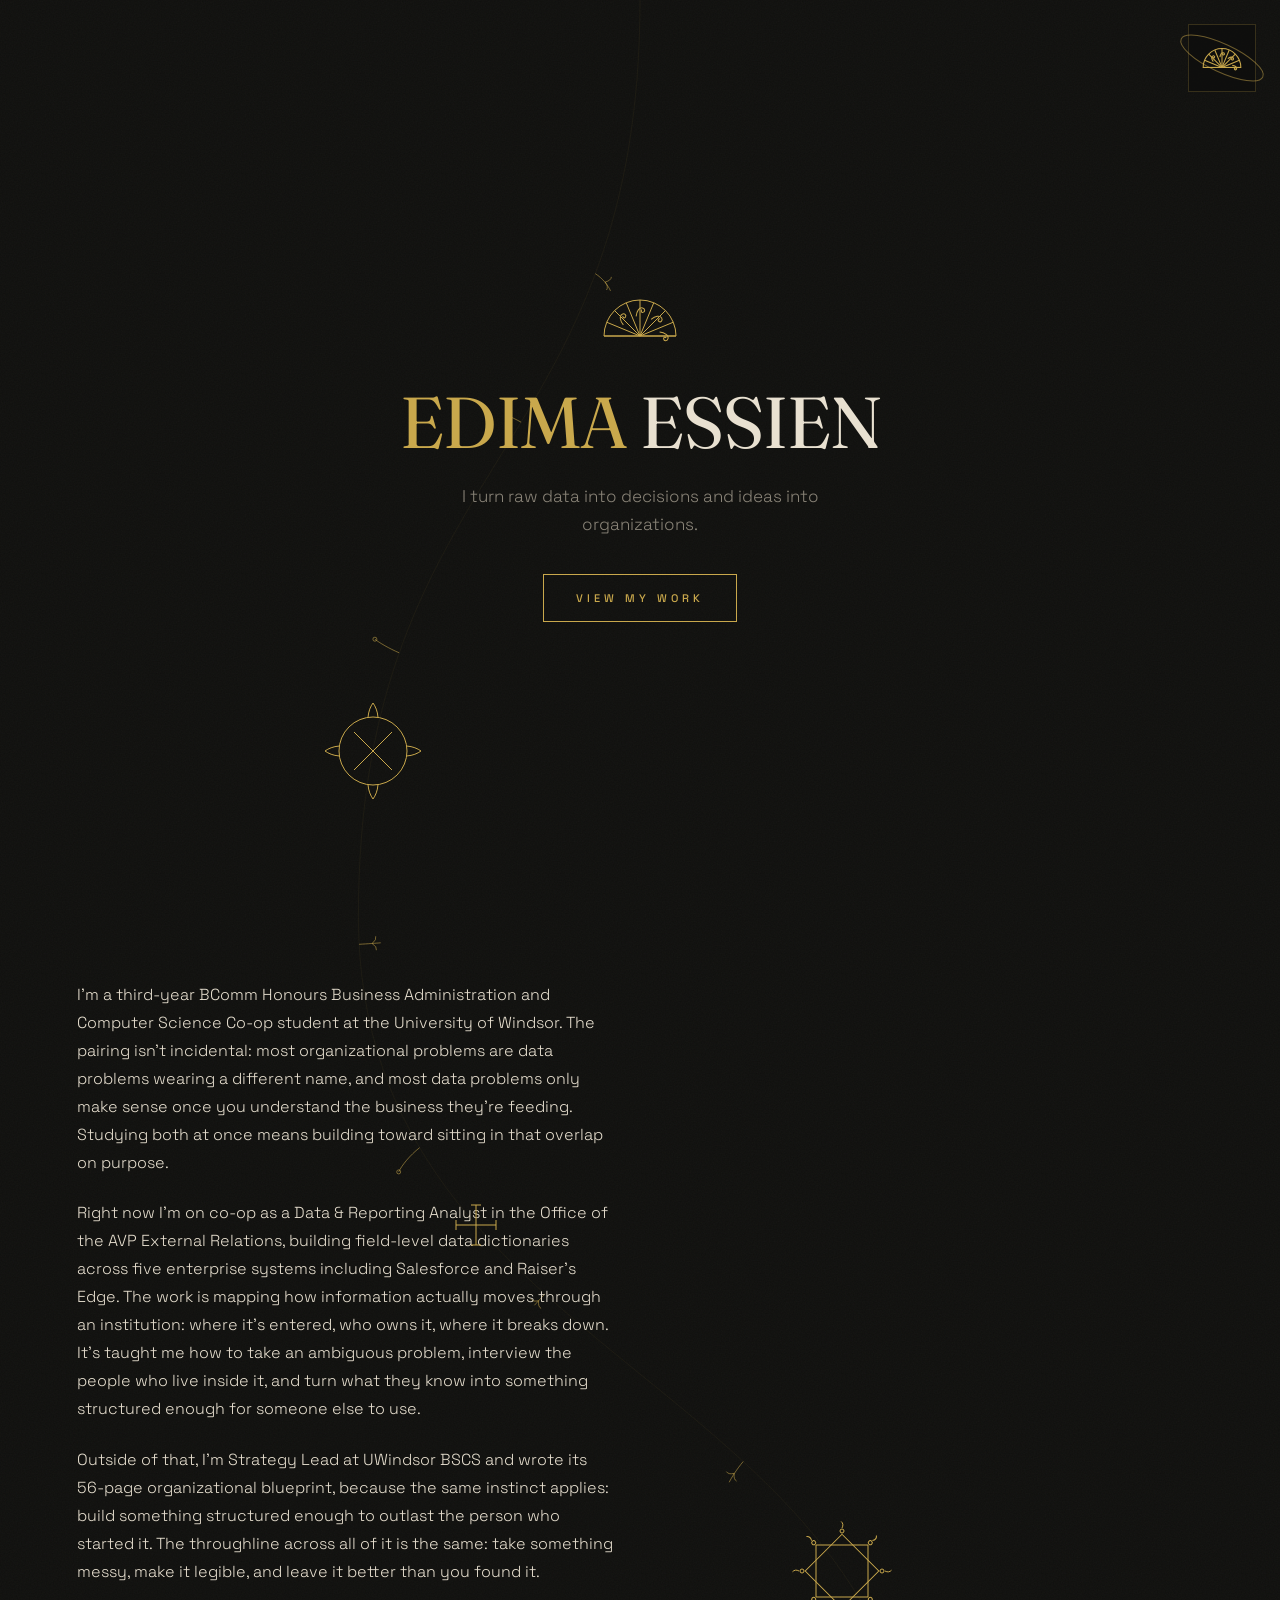
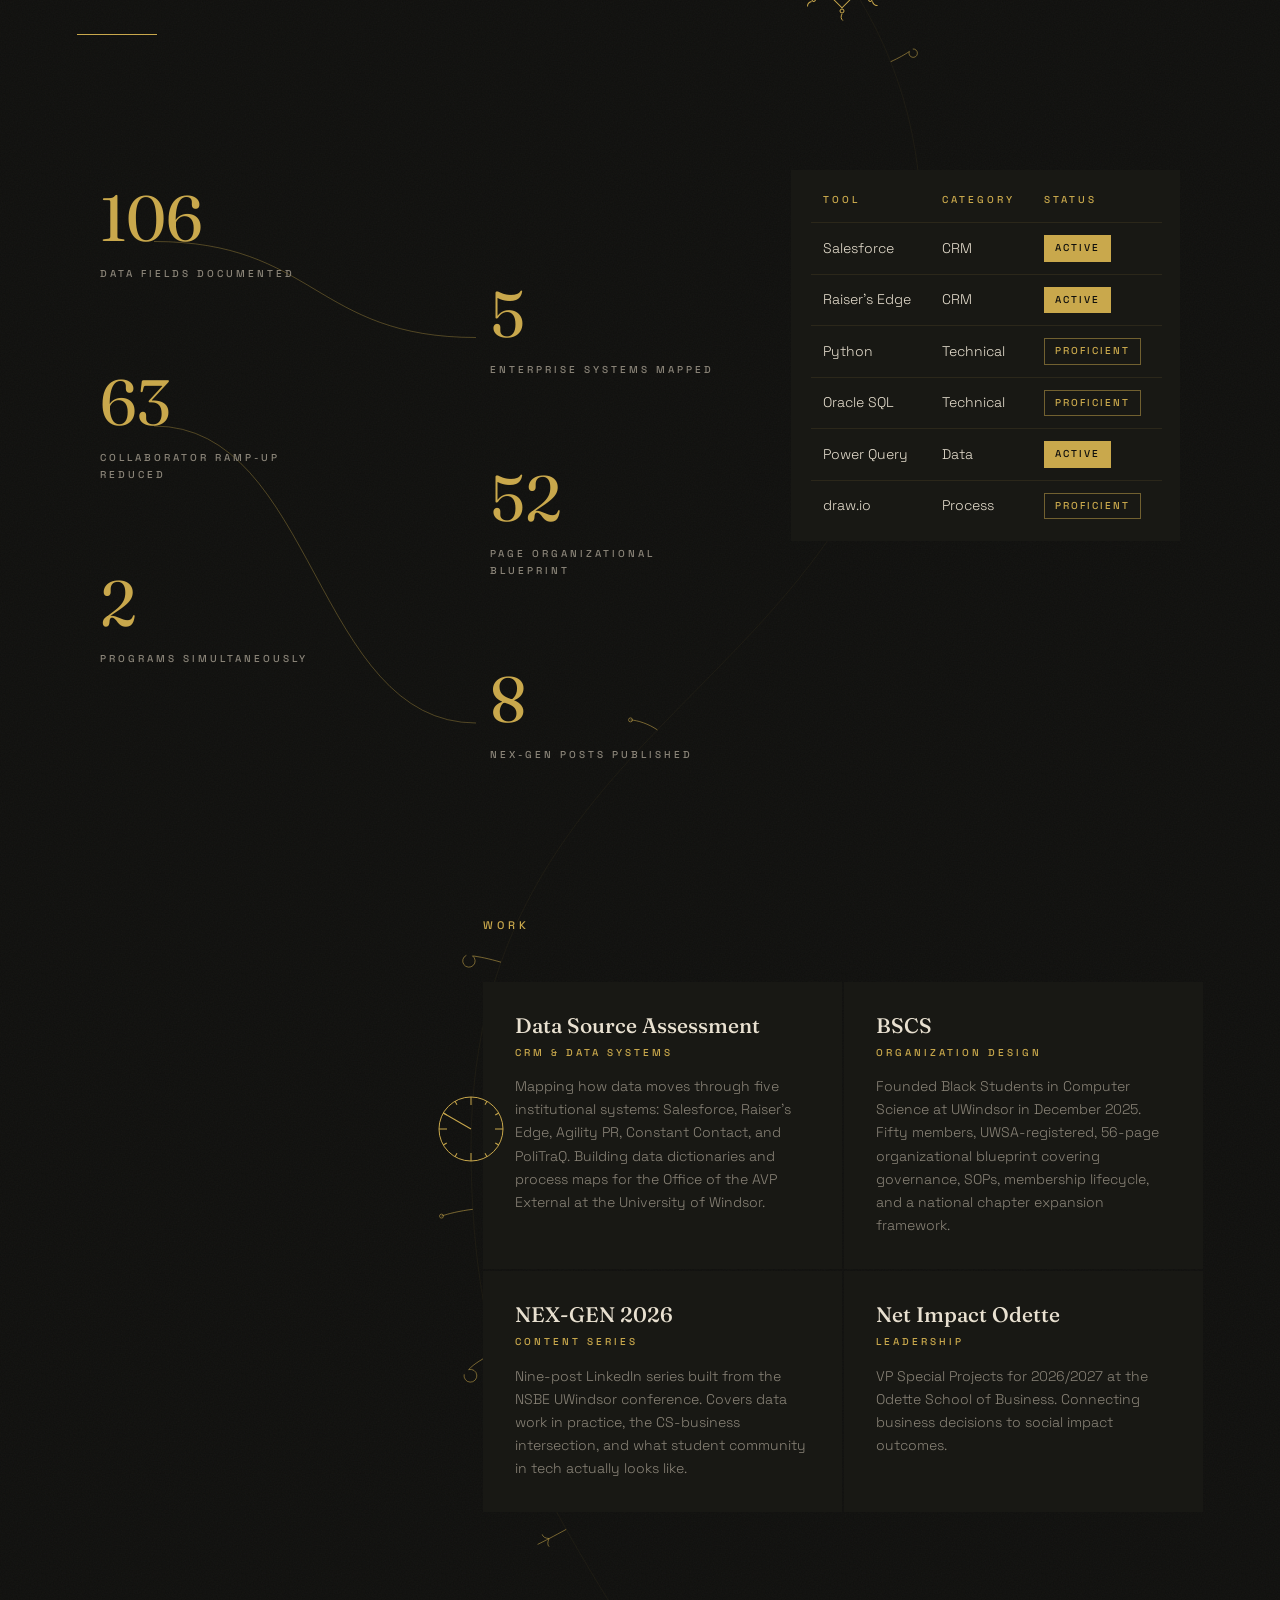
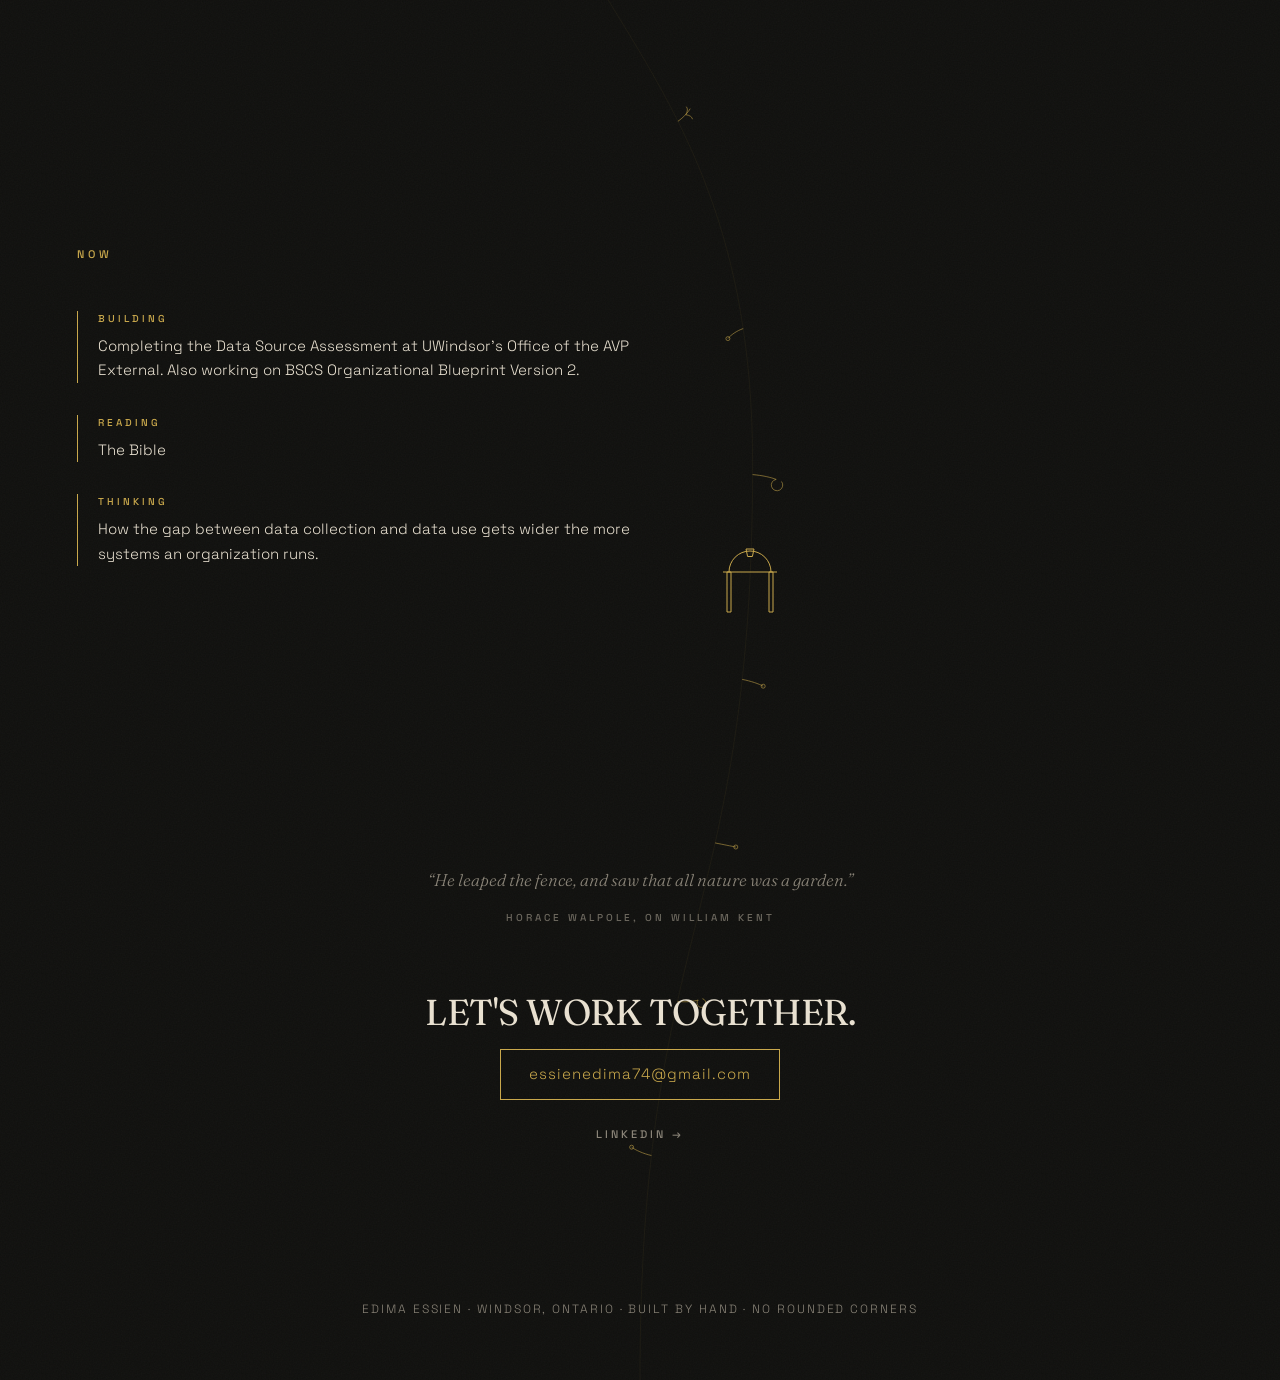
<file: index.html>
<!DOCTYPE html>
<html lang="en">
<head>
  <!-- Google tag (gtag.js) -->
<script async src="https://www.googletagmanager.com/gtag/js?id=G-Z8L5N1QT7N"></script>
<script>
  window.dataLayer = window.dataLayer || [];
  function gtag(){dataLayer.push(arguments);}
  gtag('js', new Date());

  gtag('config', 'G-Z8L5N1QT7N');
</script>
<meta charset="UTF-8">
<meta name="viewport" content="width=device-width, initial-scale=1.0">
<title>Edima Essien — Data &amp; Strategy</title>
<meta name="description" content="Edima Essien. Data & Reporting Analyst, founder of BSCS, BComm Honours + Computer Science Co-op at the University of Windsor.">
<link rel="icon" type="image/svg+xml" href="data:image/svg+xml,%3Csvg xmlns='http://www.w3.org/2000/svg' viewBox='0 0 64 64'%3E%3Crect width='64' height='64' fill='%230F0F0D'/%3E%3Cg fill='none' stroke='%23C9A84C' stroke-width='2.5'%3E%3Cpath d='M10 46 A22 22 0 0 1 54 46 Z'/%3E%3Cpath d='M32 46 L32 24 M32 46 L16.4 30.4 M32 46 L47.6 30.4'/%3E%3C/g%3E%3C/svg%3E">
<meta name="theme-color" content="#0F0F0D">
<link rel="canonical" href="https://mressien7.github.io/e/">
<meta property="og:type" content="website">
<meta property="og:site_name" content="Edima Essien">
<meta property="og:title" content="Edima Essien — Data &amp; Strategy">
<meta property="og:description" content="Edima Essien. Data & Reporting Analyst, founder of BSCS, BComm Honours + Computer Science Co-op at the University of Windsor.">
<meta property="og:url" content="https://mressien7.github.io/e/">
<meta property="og:image" content="https://mressien7.github.io/e/og.png">
<meta property="og:image:width" content="1200">
<meta property="og:image:height" content="630">
<meta name="twitter:card" content="summary_large_image">
<meta name="twitter:title" content="Edima Essien — Data &amp; Strategy">
<meta name="twitter:description" content="Edima Essien. Data & Reporting Analyst, founder of BSCS, BComm Honours + Computer Science Co-op at the University of Windsor.">
<meta name="twitter:image" content="https://mressien7.github.io/e/og.png">
<link rel="preconnect" href="https://fonts.googleapis.com">
<link rel="preconnect" href="https://fonts.gstatic.com" crossorigin>
<link rel="stylesheet" href="style.css">
<link href="https://fonts.googleapis.com/css2?family=Fraunces:ital,opsz,wght@0,9..144,300;0,9..144,400;0,9..144,500;0,9..144,600;1,9..144,300;1,9..144,400;1,9..144,500&family=Space+Grotesk:wght@300;400;500;600&display=swap" rel="stylesheet">
<style>
  :root{
    --bg:#0F0F0D;
    --gold:#C9A84C;
    --ink:#E8E0D0;
    --dim:#8A8478;
    --card:#181814;
    --card-hover:#1E1E18;
  }
  *,*::before,*::after{box-sizing:border-box;border-radius:0 !important;}
  html{scroll-behavior:smooth;}
  body{
    margin:0;
    background-color:var(--bg);
    /* grain — exact spec */
    background-image:url("data:image/svg+xml,%3Csvg xmlns='http://www.w3.org/2000/svg' width='200' height='200'%3E%3Cfilter id='n'%3E%3CfeTurbulence type='fractalNoise' baseFrequency='0.75' numOctaves='4' stitchTiles='stitch'/%3E%3C/filter%3E%3Crect width='200' height='200' filter='url(%23n)' opacity='0.035'/%3E%3C/svg%3E");
    background-repeat:repeat;
    background-size:200px 200px;
    color:var(--ink);
    font-family:'Space Grotesk',sans-serif;
    font-weight:300;
    font-size:16px;
    line-height:1.65;
    overflow-x:hidden;
  }
  ::selection{background:var(--gold);color:var(--bg);}
  a{color:var(--gold);text-decoration:none;}
  :focus-visible{outline:1px solid var(--gold);outline-offset:4px;}

  /* ================= ORNAMENTS ================= */
  /* spine-mounted ornaments: hidden until activated; every stroked element
     carries pathLength="100" and an inline per-element transition that
     encodes its draw delay + duration, so each ornament stages itself. */
  #ornament-layer{
    position:absolute;top:0;left:0;width:100%;height:0;
    z-index:2;pointer-events:none;
  }
  .ornament{
    position:absolute;
    transform:translate(-50%,-50%);
    opacity:0;
  }
  .ornament.active{opacity:1;}
  .ornament svg, .o-inflow svg{width:100%;height:100%;display:block;overflow:visible;}
  .ornament .dr, .o-inflow .dr{
    stroke-dasharray:100;
    stroke-dashoffset:100;
  }
  .ornament.active .dr, .o-inflow.active .dr{
    stroke-dashoffset:0;
  }
  #ornament-about{width:72px;height:72px;}
  #ornament-work{width:76px;height:76px;}
  #ornament-now{width:70px;height:70px;}
  #ornament-contact{width:70px;height:70px;}
  /* hero ornament: in document flow, draws on load */
  #ornament-hero{width:80px;height:80px;margin:0 auto 28px;opacity:1;}

  /* ================= LAYOUT ================= */
  #page-content{position:relative;z-index:1;}
  section{
    display:flex;
    align-items:center;
    min-height:88vh;
    padding:9vh 6vw;
  }
  section[data-align="left"]{justify-content:flex-start;}
  section[data-align="right"]{justify-content:flex-end;}
  section[data-align="center"]{justify-content:center;}

  .label{
    font-size:11px;font-weight:500;letter-spacing:4px;
    color:var(--gold);margin:0 0 48px;text-transform:uppercase;
  }
  h2.label{font-family:'Space Grotesk',sans-serif;line-height:1.65;}

  /* ================= HERO ================= */
  #hero{
    min-height:100dvh;
    flex-direction:column;
    justify-content:center;
    text-align:center;
  }
  #hero h1{
    font-family:'Fraunces',serif;
    font-optical-sizing:auto;
    font-weight:400;
    font-size:clamp(40px,9.5vw,72px);
    letter-spacing:-1px;
    line-height:1;
    margin:0;
    white-space:nowrap;
  }
  #hero h1 .nm{display:inline-block;}
  #hero h1 .nm-l{color:var(--gold);animation:fromCenterL .7s ease-out both;}
  #hero h1 .nm-r{color:var(--ink);animation:fromCenterR .7s ease-out both;}
  @keyframes fromCenterL{from{opacity:0;transform:translateX(36px);}to{opacity:1;transform:translateX(0);}}
  @keyframes fromCenterR{from{opacity:0;transform:translateX(-36px);}to{opacity:1;transform:translateX(0);}}
  .tagline{
    margin:24px auto 0;
    max-width:460px;
    font-size:17px;
    color:var(--dim);
    animation:fadeUp .7s ease-out .5s both;
  }
  .cta{
    display:inline-block;
    margin-top:36px;
    font-size:11px;font-weight:500;letter-spacing:4px;
    border:1px solid var(--gold);
    color:var(--gold);
    padding:14px 32px;
    background:transparent;
    transition:background 160ms ease,color 160ms ease;
    animation:fadeUp .7s ease-out .9s both;
  }
  .cta:hover{background:var(--gold);color:var(--bg);}
  @keyframes fadeUp{from{opacity:0;transform:translateY(16px);}to{opacity:1;transform:translateY(0);}}

  /* ================= ABOUT ================= */
  #about .inner{max-width:540px;}
  #about p{margin:0 0 1.4em;font-size:16px;line-height:1.75;}
  #about p:last-of-type{margin-bottom:0;}
  .rule{
    width:80px;height:1px;border:0;
    background:var(--gold);opacity:.2;
    margin:48px 0 0;
  }

  /* ================= STATS ================= */
  #stats{min-height:60vh;padding-top:6vh;padding-bottom:6vh;}
  .stats-row{
    width:min(1080px,100%);
    display:flex;
    align-items:flex-start;
    gap:6%;
  }
  .stats-wrap{
    position:relative;
    width:58%;
    display:flex;
    gap:clamp(48px,12vw,160px);
  }
  #stats-connectors{
    position:absolute;top:0;left:0;
    pointer-events:none;overflow:visible;z-index:0;
  }
  #stats-connectors path{
    stroke:var(--gold);stroke-width:1;fill:none;opacity:.35;
    stroke-dasharray:100;stroke-dashoffset:100;
  }
  #stats-connectors.active path{
    stroke-dashoffset:0;
    transition:stroke-dashoffset .9s ease-out .35s;
  }
  .scol{display:flex;flex-direction:column;gap:72px;flex:1;position:relative;z-index:1;}
  .scol-2{margin-top:96px;} /* column 2 offset down by half a row */
  .stat .numline{white-space:nowrap;}
  .stat .num,.stat .suf{
    font-family:'Fraunces',serif;font-weight:400;
    font-size:64px;line-height:1;color:var(--gold);
  }
  .stat .suf{opacity:0;transition:opacity .3s ease;}
  .stat.done .suf{opacity:1;} /* + appears only after the count completes */
  .slabel{
    margin:10px 0 0;font-size:10px;font-weight:500;
    letter-spacing:3px;color:var(--dim);text-transform:uppercase;
  }
  #ornament-stats{width:48px;height:48px;}

  /* stack & status table */
  .stack-table{
    width:36%;
    background:#181814;
    padding:8px 18px 10px;
  }
  .stack-table table{width:100%;border-collapse:collapse;}
  .stack-table th{
    font-family:'Space Grotesk',sans-serif;
    font-size:10px;font-weight:500;letter-spacing:3px;
    color:var(--gold);text-transform:uppercase;
    text-align:left;padding:14px 10px;
    border-bottom:1px solid rgba(201,168,76,.1);
  }
  .stack-table td{
    font-size:14px;color:var(--ink);
    padding:12px 10px;
    border-bottom:1px solid rgba(201,168,76,.1);
  }
  .stack-table tbody tr:last-child td{border-bottom:none;}
  .stack-table th:first-child,
  .stack-table td:first-child{border-left:2px solid transparent;padding-left:12px;}
  .stack-table td:first-child{transition:border-color 150ms ease;}
  .stack-table tbody tr{transition:background 150ms ease;}
  .stack-table tbody tr:hover{background:#1E1E18;}
  .stack-table tbody tr:hover td:first-child{border-left-color:var(--gold);}
  .pill{
    display:inline-block;
    font-size:10px;font-weight:500;letter-spacing:2px;
    text-transform:uppercase;
    padding:4px 10px;
    border:1px solid var(--gold);
  }
  .pill-active{background:var(--gold);color:var(--bg);}
  .pill-prof{background:transparent;color:var(--gold);border-color:rgba(201,168,76,.5);}

  /* table scroll entrance: fade + rise, rows stagger 60ms (inline delays) */
  html.js #stats .trv{
    opacity:0;
    transform:translateY(20px);
    transition:opacity .6s ease-out,transform .6s ease-out;
  }
  html.js #stats.in .trv{opacity:1;transform:translateY(0);}

  @media (max-width:900px){
    .stats-row{flex-direction:column;gap:56px;}
    .stats-wrap,.stack-table{width:100%;}
  }

  /* ================= WORK ================= */
  #work .inner{width:min(720px,100%);}
  .grid{
    display:grid;
    grid-template-columns:1fr 1fr;
    gap:2px; /* the gaps ARE the borders */
  }
  .card{
    background:var(--card);
    padding:32px;
    position:relative;
    transition:background .25s ease;
  }
  .card:hover{background:var(--card-hover);}
  .card::after{
    content:"";
    position:absolute;inset:0;
    border:1px solid var(--gold);
    opacity:0;
    pointer-events:none;
    clip-path:polygon(50% 50%,0 0,0 0,0 0,0 0,0 0);
  }
  .card:hover::after{opacity:1;animation:trace .4s linear forwards;}
  @keyframes trace{
    0%  {clip-path:polygon(50% 50%,0 0,0 0,0 0,0 0,0 0);}
    25% {clip-path:polygon(50% 50%,0 0,100% 0,100% 0,100% 0,100% 0);}
    50% {clip-path:polygon(50% 50%,0 0,100% 0,100% 100%,100% 100%,100% 100%);}
    75% {clip-path:polygon(50% 50%,0 0,100% 0,100% 100%,0 100%,0 100%);}
    100%{clip-path:polygon(50% 50%,0 0,100% 0,100% 100%,0 100%,0 0);}
  }
  .card h3{
    font-family:'Fraunces',serif;font-weight:500;
    font-size:21px;color:var(--ink);margin:0;
  }
  .card .cat{
    font-size:10px;font-weight:500;letter-spacing:3px;
    color:var(--gold);margin:8px 0 14px;text-transform:uppercase;
  }
  .card p{font-size:14px;color:var(--dim);line-height:1.65;margin:0;}

  /* ================= NOW ================= */
  #now .inner{max-width:560px;width:100%;}
  .now-item{
    border-left:1px solid var(--gold);
    padding-left:20px;
    margin-bottom:32px;
  }
  .now-item:last-child{margin-bottom:0;}
  .now-item .nlabel{
    font-size:10px;font-weight:500;letter-spacing:3px;
    color:var(--gold);margin:0 0 6px;text-transform:uppercase;
  }
  .now-item .ntext{font-size:15px;color:var(--ink);margin:0;}

  /* ================= CONTACT ================= */
  #contact{
    flex-direction:column;
    justify-content:center;
    text-align:center;
    min-height:0;
    padding-top:64px;
    padding-bottom:64px;
  }
  .epigraph{margin:0 0 64px;padding:0;max-width:440px;}
  .epigraph p{
    font-family:'Fraunces',serif;font-style:italic;font-weight:300;
    font-size:17px;line-height:1.6;color:var(--dim);margin:0 0 10px;
  }
  .epigraph cite{
    font-style:normal;font-size:10px;font-weight:500;
    letter-spacing:3px;text-transform:uppercase;
    color:var(--dim);opacity:.75;
  }
  #contact h2{
    font-family:'Fraunces',serif;font-weight:400;
    font-size:36px;letter-spacing:-.5px;
    color:var(--ink);margin:0 0 16px;
  }
  .email{
    display:inline-block;
    font-size:15px;letter-spacing:1px;
    border:1px solid var(--gold);
    color:var(--gold);
    padding:12px 28px;
    transition:background 160ms ease,color 160ms ease;
  }
  .email:hover{background:var(--gold);color:var(--bg);}
  .social{
    font-size:11px;font-weight:500;letter-spacing:3px;
    color:var(--dim);
    transition:color 160ms ease,letter-spacing 160ms ease;
  }
  .social:hover{color:var(--gold);letter-spacing:5px;}

  footer{
    position:relative;z-index:1;text-align:center;
    padding:10vh 6vw 60px;font-size:12px;
    letter-spacing:.16em;text-transform:uppercase;color:var(--dim);
  }

  /* ================= SPRIGS =================
     the feral layer: wild growth escaping the refined line.
     each sprig draws itself once the spine tip has passed it. */
  #sprig-layer .sp{
    stroke-dasharray:100;
    stroke-dashoffset:100;
    opacity:.55;
  }
  #sprig-layer .sprig.grown .sp{
    stroke-dashoffset:0;
  }

  /* ================= SCROLL ENTRANCE ================= */
  html.js .rv{
    opacity:0;
    transform:translateY(24px);
    transition:opacity .7s ease-out,transform .7s ease-out;
  }
  html.js section.in .rv{
    opacity:1;
    transform:translateY(0);
  }

  /* ================= MOBILE ================= */
  @media (max-width:767px){
    #live-spine{stroke-width:1px;}
    .ornament{transform:translate(-50%,-50%) scale(.72);}
    #ornament-hero{width:64px;height:64px;}
    section{padding-left:22vw;padding-right:5vw;min-height:0;padding-top:12vh;padding-bottom:12vh;}
    section[data-align]{justify-content:flex-start;}
    #hero{min-height:100dvh;align-items:flex-start;text-align:left;padding-left:22vw;}
    #hero h1{white-space:normal;}
    #ornament-hero{margin:0 0 28px;}
    .tagline{margin-left:0;}
    .grid{grid-template-columns:1fr;}
    .stat .num,.stat .suf{font-size:44px;}
    .scol{gap:48px;}
    .scol-2{margin-top:64px;}
    .stats-wrap{gap:28px;}
    #contact{align-items:flex-start;text-align:left;}
  }
  @media (max-width:520px){
    section{padding-left:18vw;}
    #hero{padding-left:18vw;}
  }
  @media (prefers-reduced-motion:reduce){
    html{scroll-behavior:auto;}
    .nm-l,.nm-r,.tagline,.cta{animation:none !important;}
    .ornament,.o-inflow{opacity:1 !important;}
    .ornament .dr,.o-inflow .dr{
      stroke-dashoffset:0 !important;
      transition:none !important;
    }
    html.js .rv{opacity:1;transform:none;transition:none;}
    #stats-connectors path{stroke-dashoffset:0 !important;transition:none !important;}
    #sprig-layer .sp{stroke-dashoffset:0 !important;transition:none !important;}
    html.js #stats .trv{opacity:1;transform:none;transition:none;}
    .stat .suf{transition:none;}
    .card:hover::after{animation:none;clip-path:none;}
  }
</style>
</head>
<body>

<svg id="spine" style="position:absolute;top:0;left:0;width:100%;pointer-events:none;z-index:0;overflow:visible" aria-hidden="true">
  <path id="ghost-spine" fill="none" stroke="#C9A84C" stroke-width="1" opacity="0.06" d=""/>
  <path id="live-spine" fill="none" stroke="#C9A84C" stroke-width="1.5" d=""/>
  <g id="sprig-layer" fill="none" stroke="#C9A84C" stroke-width="1"></g>
</svg>

<div id="ornament-layer" aria-hidden="true">
  <div class="ornament" id="ornament-about"></div>
  <div class="ornament" id="ornament-stats"></div>
  <div class="ornament" id="ornament-work"></div>
  <div class="ornament" id="ornament-now"></div>
  <div class="ornament" id="ornament-contact"></div>
</div>

<main id="page-content" style="position:relative;z-index:1">

  <!-- HERO -->
  <section id="hero" data-align="center">
    <div class="o-inflow" id="ornament-hero" aria-hidden="true"></div>
    <h1><span class="nm nm-l">EDIMA</span> <span class="nm nm-r">ESSIEN</span></h1>
    <p class="tagline">I turn raw data into decisions and ideas into organizations.</p>
    <a class="cta" href="#work">VIEW MY WORK</a>
  </section>

  <!-- ABOUT -->
  <section id="about" data-align="left">
    <div class="inner">
      <p class="rv">I'm a third-year BComm Honours Business Administration and Computer Science Co-op student at the University of Windsor. The pairing isn't incidental: most organizational problems are data problems wearing a different name, and most data problems only make sense once you understand the business they're feeding. Studying both at once means building toward sitting in that overlap on purpose.</p>
      <p class="rv">Right now I'm on co-op as a Data & Reporting Analyst in the Office of the AVP External Relations, building field-level data dictionaries across five enterprise systems including Salesforce and Raiser's Edge. The work is mapping how information actually moves through an institution: where it's entered, who owns it, where it breaks down. It's taught me how to take an ambiguous problem, interview the people who live inside it, and turn what they know into something structured enough for someone else to use.</p>
      <p class="rv">Outside of that, I'm Strategy Lead at UWindsor BSCS and wrote its 56-page organizational blueprint, because the same instinct applies: build something structured enough to outlast the person who started it. The throughline across all of it is the same: take something messy, make it legible, and leave it better than you found it.</p>
      <hr class="rule rv">
    </div>
  </section>

  <!-- STATS -->
  <section id="stats" data-align="center">
    <div class="stats-row">
      <div class="stats-wrap">
        <svg id="stats-connectors" aria-hidden="true" xmlns="http://www.w3.org/2000/svg"></svg>
        <div class="scol scol-1">
          <div class="stat rv" id="s-fields" data-target="114">
            <p class="numline"><span class="num">0</span><span class="suf">+</span></p>
            <p class="slabel">Data Fields Documented</p>
          </div>
          <div class="stat rv" id="s-ramp" data-target="67">
            <p class="numline"><span class="num">0</span><span class="suf">%</span></p>
            <p class="slabel">Collaborator Ramp-Up Reduced</p>
          </div>
          <div class="stat rv" id="s-programs" data-target="2">
            <p class="numline"><span class="num">0</span><span class="suf"></span></p>
            <p class="slabel">Programs Simultaneously</p>
          </div>
        </div>
        <div class="scol scol-2">
          <div class="stat rv" id="s-systems" data-target="5">
            <p class="numline"><span class="num">0</span><span class="suf"></span></p>
            <p class="slabel">Enterprise Systems Mapped</p>
          </div>
          <div class="stat rv" id="s-blueprint" data-target="56">
            <p class="numline"><span class="num">0</span><span class="suf"></span></p>
            <p class="slabel">Page Organizational Blueprint</p>
          </div>
          <div class="stat rv" id="s-nexgen" data-target="9">
            <p class="numline"><span class="num">0</span><span class="suf"></span></p>
            <p class="slabel">NEX-GEN Posts Published</p>
          </div>
        </div>
      </div>

      <div class="stack-table" aria-label="Stack and status">
        <table>
          <thead>
            <tr class="trv" style="transition-delay:0ms"><th>Tool</th><th>Category</th><th>Status</th></tr>
          </thead>
          <tbody>
            <tr class="trv" style="transition-delay:60ms"><td>Salesforce</td><td>CRM</td><td><span class="pill pill-active">Active</span></td></tr>
            <tr class="trv" style="transition-delay:120ms"><td>Raiser's Edge</td><td>CRM</td><td><span class="pill pill-active">Active</span></td></tr>
            <tr class="trv" style="transition-delay:180ms"><td>Python</td><td>Technical</td><td><span class="pill pill-prof">Proficient</span></td></tr>
            <tr class="trv" style="transition-delay:240ms"><td>Oracle SQL</td><td>Technical</td><td><span class="pill pill-prof">Proficient</span></td></tr>
            <tr class="trv" style="transition-delay:300ms"><td>Power Query</td><td>Data</td><td><span class="pill pill-active">Active</span></td></tr>
            <tr class="trv" style="transition-delay:360ms"><td>draw.io</td><td>Process</td><td><span class="pill pill-prof">Proficient</span></td></tr>
          </tbody>
        </table>
      </div>
    </div>
  </section>

  <!-- WORK -->
  <section id="work" data-align="right">
    <div class="inner">
      <h2 class="label rv">Work</h2>
      <div class="grid">
        <div class="card rv">
          <h3>Data Source Assessment</h3>
          <p class="cat">CRM &amp; Data Systems</p>
          <p>Mapping how data moves through five institutional systems: Salesforce, Raiser's Edge, Agility PR, Constant Contact, and PoliTraQ. Building data dictionaries and process maps for the Office of the AVP External at the University of Windsor.</p>
        </div>
        <div class="card rv">
          <h3>BSCS</h3>
          <p class="cat">Organization Design</p>
          <p>Founded Black Students in Computer Science at UWindsor in December 2025. Fifty members, UWSA-registered, 56-page organizational blueprint covering governance, SOPs, membership lifecycle, and a national chapter expansion framework.</p>
        </div>
        <div class="card rv">
          <h3>NEX-GEN 2026</h3>
          <p class="cat">Content Series</p>
          <p>Nine-post LinkedIn series built from the NSBE UWindsor conference. Covers data work in practice, the CS-business intersection, and what student community in tech actually looks like.</p>
        </div>
        <div class="card rv">
          <h3>Net Impact Odette</h3>
          <p class="cat">Leadership</p>
          <p>VP Special Projects for 2026/2027 at the Odette School of Business. Connecting business decisions to social impact outcomes.</p>
        </div>
      </div>
    </div>
  </section>

  <!-- NOW -->
  <section id="now" data-align="left">
    <div class="inner">
      <h2 class="label rv">Now</h2>
      <div class="now-item rv">
        <p class="nlabel">Building</p>
        <p class="ntext">Completing the Data Source Assessment at UWindsor's Office of the AVP External. Also working on BSCS Organizational Blueprint Version 2.</p>
      </div>
      <div class="now-item rv">
        <p class="nlabel">Reading</p>
        <p class="ntext">The Bible</p>
      </div>
      <div class="now-item rv">
        <p class="nlabel">Thinking</p>
        <p class="ntext">How the gap between data collection and data use gets wider the more systems an organization runs.</p>
      </div>
    </div>
  </section>

  <!-- CONTACT -->
  <section id="contact" data-align="center">
    <blockquote class="epigraph rv">
      <p>&ldquo;He leaped the fence, and saw that all nature was a garden.&rdquo;</p>
      <cite>Horace Walpole, on William Kent</cite>
    </blockquote>
    <h2 class="rv">LET'S WORK TOGETHER.</h2>
    <a class="email rv" href="mailto:essienedima74@gmail.com">essienedima74@gmail.com</a>
    <p class="rv" style="margin:20px 0 0"><a class="social" href="https://www.linkedin.com/in/edima-essien" target="_blank" rel="noopener">LINKEDIN &#8594;</a></p>
  </section>

</main>

<footer>Edima Essien · Windsor, Ontario · Built by hand · No rounded corners</footer>

<script>
(function(){
  document.documentElement.classList.add('js');

  var spine = document.getElementById('spine');
  var ghost = document.getElementById('ghost-spine');
  var live  = document.getElementById('live-spine');
  var reduced = window.matchMedia('(prefers-reduced-motion: reduce)').matches;
  var total = 0;

  /* ---------- PATH GENERATION ---------- */
  function generateSpinePath(totalHeight){
    var w = window.innerWidth;
    var mobile = w < 768;
    var cx = mobile ? w * 0.12 : w * 0.5;
    var amplitude = mobile ? w * 0.08 : w * 0.22;
    var sections = 5;
    var segH = totalHeight / sections;
    var d = 'M ' + cx + ' 0';
    var swings = [0, -1, 1, -0.6, 0.4, 0];
    for (var i = 0; i < sections; i++){
      var y1 = (i + 0.5) * segH;
      var y2 = (i + 1) * segH;
      var x1 = cx + amplitude * swings[i];
      var x2 = cx + amplitude * swings[i + 1];
      d += ' C ' + x1 + ' ' + y1 + ', ' + x2 + ' ' + y1 + ', ' + x2 + ' ' + y2;
    }
    return d;
  }

  /* ---------- ORNAMENT BUILDERS ----------
     Palladian core, botanical edges. 1px gold line work, fill none.
     Every stroked element: pathLength="100" + inline transition encoding
     its place in the draw sequence (delay, duration). */
  function attrs(delay, dur){
    return 'class="dr" pathLength="100" style="transition:stroke-dashoffset ' + dur + 'ms ease-out ' + delay + 'ms"';
  }
  function wrap(viewBox, inner){
    return '<svg viewBox="' + viewBox + '" xmlns="http://www.w3.org/2000/svg">' +
           '<g fill="none" stroke="#C9A84C" stroke-width="1">' + inner + '</g></svg>';
  }

  /* HERO: Palladian fan arch. semicircle r36, base at y=18, nine radials,
     acanthus curls in every other gap. whole thing draws in 1400ms. */
  function heroFan(){
    var s = '';
    s += '<path ' + attrs(0,1400) + ' d="M -36 18 A 36 36 0 0 1 36 18 L -36 18 Z"/>';
    for (var i = 0; i <= 8; i++){
      var a = i * 22.5 * Math.PI / 180;
      var x = (36 * Math.cos(a)).toFixed(2);
      var y = (18 - 36 * Math.sin(a)).toFixed(2);
      s += '<path ' + attrs(0,1400) + ' d="M 0 18 L ' + x + ' ' + y + '"/>';
    }
    var curl = 'M 0 -20 C 1.5 -25, 5 -28.5, 8 -27 C 10.5 -25.8, 10 -22.5, 7.5 -22.6 C 5.8 -22.7, 5.6 -24.6, 7 -25.4';
    [11.25, 56.25, 101.25, 146.25].forEach(function(theta){
      var rot = (90 - theta).toFixed(2);
      s += '<path ' + attrs(0,1400) + ' d="' + curl + '" transform="translate(0,18) rotate(' + rot + ')"/>';
    });
    return wrap('-40 -40 80 80', s);
  }

  /* ABOUT: botanical medallion. circle (0ms), X cross (300ms),
     four leaves one by one (500ms, 150ms stagger). */
  function aboutMedallion(){
    var s = '';
    s += '<circle ' + attrs(0,500) + ' r="34"/>';
    s += '<path ' + attrs(300,400) + ' d="M -19 -19 L 19 19"/>';
    s += '<path ' + attrs(300,400) + ' d="M -19 19 L 19 -19"/>';
    var leafA = 'M -5 -33.6 C -4.5 -40, -2.5 -44.5, 0 -48';
    var leafB = 'M 5 -33.6 C 4.5 -40, 2.5 -44.5, 0 -48';
    [0,90,180,270].forEach(function(r,i){
      var d = 500 + i * 150;
      s += '<g transform="rotate(' + r + ')">' +
           '<path ' + attrs(d,450) + ' d="' + leafA + '"/>' +
           '<path ' + attrs(d,450) + ' d="' + leafB + '"/></g>';
    });
    return wrap('-36 -36 72 72', s);
  }

  /* WORK: two overlapping 52px squares (eight-pointed star), botanical
     dot + curl at each of the eight points. sq1 0ms, sq2 300ms, points 700ms+80i. */
  function workStar(){
    var s = '';
    s += '<rect ' + attrs(0,500) + ' x="-26" y="-26" width="52" height="52"/>';
    s += '<rect ' + attrs(300,500) + ' x="-26" y="-26" width="52" height="52" transform="rotate(45)"/>';
    for (var i = 0; i < 8; i++){
      var d = 700 + i * 80;
      s += '<g transform="rotate(' + (i * 45) + ')">' +
           '<circle ' + attrs(d,300) + ' cx="0" cy="-40" r="2"/>' +
           '<path ' + attrs(d,300) + ' d="M 0 -43 C 1.5 -45.5, 1 -48, -0.8 -49.5"/></g>';
    }
    return wrap('-38 -38 76 76', s);
  }

  /* NOW: sundial. circle (0ms), 12 ticks staggered from 200ms
     (long at 12/3/6/9), gnomon at 10 o'clock (800ms, 600ms reveal). */
  function nowSundial(){
    var s = '';
    s += '<circle ' + attrs(0,500) + ' r="32"/>';
    for (var i = 0; i < 12; i++){
      var inner = (i % 3 === 0) ? -24 : -28;
      s += '<path ' + attrs(200 + i * 50, 250) + ' d="M 0 -32 L 0 ' + inner + '" transform="rotate(' + (i * 30) + ')"/>';
    }
    s += '<path ' + attrs(800,600) + ' d="M 0 0 L 0 -32" transform="rotate(300)"/>';
    return wrap('-35 -35 70 70', s);
  }

  /* CONTACT: Palladian doorway. columns (0ms), lintel (300ms),
     arch (500ms, 600ms ease-out), keystone (900ms). */
  function contactDoorway(){
    var s = '';
    s += '<rect ' + attrs(0,450) + ' x="-23" y="-10" width="4" height="40"/>';
    s += '<rect ' + attrs(0,450) + ' x="19" y="-10" width="4" height="40"/>';
    s += '<path ' + attrs(300,300) + ' d="M -27 -10 L 27 -10"/>';
    s += '<path ' + attrs(500,600) + ' d="M -21 -10 A 21 21 0 0 1 21 -10"/>';
    s += '<path ' + attrs(900,350) + ' d="M -4 -33 L 4 -33 L 2.4 -25.5 L -2.4 -25.5 Z"/>';
    return wrap('-35 -35 70 70', s);
  }

  /* STATS: surveyor's cross. two perpendicular 40px lines,
     tick marks at each end. draws on scroll entry. */
  function surveyorCross(){
    var s = '';
    s += '<path ' + attrs(0,500) + ' d="M -20 0 L 20 0"/>';
    s += '<path ' + attrs(120,500) + ' d="M 0 -20 L 0 20"/>';
    var ticks = ['M 20 -5 L 20 5','M -20 -5 L -20 5','M -5 -20 L 5 -20','M -5 20 L 5 20'];
    ticks.forEach(function(t,i){
      s += '<path ' + attrs(450 + i*100, 300) + ' d="' + t + '"/>';
    });
    return wrap('-24 -24 48 48', s);
  }

  var heroOrn = document.getElementById('ornament-hero');
  heroOrn.innerHTML = heroFan();
  var spineOrnaments = {
    about:   { el: document.getElementById('ornament-about'),   build: aboutMedallion },
    stats:   { el: document.getElementById('ornament-stats'),   build: surveyorCross },
    work:    { el: document.getElementById('ornament-work'),    build: workStar },
    now:     { el: document.getElementById('ornament-now'),     build: nowSundial },
    contact: { el: document.getElementById('ornament-contact'), build: contactDoorway }
  };
  Object.keys(spineOrnaments).forEach(function(key){
    spineOrnaments[key].el.innerHTML = spineOrnaments[key].build();
  });

  /* ---------- ORNAMENT ACTIVATION (spine thresholds) ---------- */
  var ornamentThresholds = { about: 0.16, stats: 0.26, work: 0.36, now: 0.62, contact: 0.84 };
  var activated = new Set();
  function updateOrnaments(progress){
    Object.entries(ornamentThresholds).forEach(function(entry){
      var key = entry[0], threshold = entry[1];
      if (progress >= threshold && !activated.has(key)){
        activated.add(key);
        spineOrnaments[key].el.classList.add('active');
      }
    });
  }

  /* each spine ornament centered on the path at its threshold depth */
  function placeOrnaments(){
    Object.keys(ornamentThresholds).forEach(function(key){
      var el = spineOrnaments[key].el;
      var half = (el.offsetWidth || 76) / 2;
      var len = total * ornamentThresholds[key];
      len = Math.max(len, half + 14);
      len = Math.min(len, total - 4);
      var p = live.getPointAtLength(len);
      el.style.left = p.x + 'px';
      el.style.top  = p.y + 'px';
    });
  }

  /* ---------- SPRIGS: the feral layer ----------
     wild growth escaping the refined line. seeded so the garden
     grows the same way every visit; sprigs sprout as the spine
     tip passes them, and never retract. */
  var sprigLayer = document.getElementById('sprig-layer');
  var sprigs = [];
  function mulberry32(a){
    return function(){
      a |= 0; a = a + 0x6D2B79F5 | 0;
      var t = Math.imul(a ^ a >>> 15, 1 | a);
      t = t + Math.imul(t ^ t >>> 7, 61 | t) ^ t;
      return ((t ^ t >>> 14) >>> 0) / 4294967296;
    };
  }
  function sprigAttrs(delay, dur){
    return 'class="sp" pathLength="100" style="transition:stroke-dashoffset ' + dur + 'ms ease-out ' + delay + 'ms"';
  }
  function buildSprigs(){
    if (!sprigLayer || !total) return;
    var rng = mulberry32(17280414); /* Kent's Rousham years */
    var clear = Object.keys(ornamentThresholds).map(function(k){ return total * ornamentThresholds[k]; });
    var out = '', meta = [];
    var L = 240 + rng() * 120;
    while (L < total - 140){
      var blocked = clear.some(function(c){ return Math.abs(L - c) < 70; });
      if (!blocked){
        var p1 = live.getPointAtLength(L);
        var p2 = live.getPointAtLength(Math.min(L + 2, total));
        var txv = p2.x - p1.x, tyv = p2.y - p1.y;
        var m = Math.hypot(txv, tyv) || 1; txv /= m; tyv /= m;
        var nx = -tyv, ny = txv;
        var side = rng() < 0.5 ? -1 : 1;
        var len = 15 + rng() * 18;
        var drift = (rng() * 18 - 6) ; /* leans with growth, rarely against */
        var ex = p1.x + nx * side * len + txv * drift;
        var ey = p1.y + ny * side * len + tyv * drift;
        var c1x = p1.x + nx * side * len * 0.4 + txv * drift * 0.15;
        var c1y = p1.y + ny * side * len * 0.4 + tyv * drift * 0.15;
        var c2x = p1.x + nx * side * len * 0.8 + txv * drift * 0.6;
        var c2y = p1.y + ny * side * len * 0.8 + tyv * drift * 0.6;
        var stem = 'M ' + p1.x.toFixed(1) + ' ' + p1.y.toFixed(1) +
                   ' C ' + c1x.toFixed(1) + ' ' + c1y.toFixed(1) + ', ' +
                   c2x.toFixed(1) + ' ' + c2y.toFixed(1) + ', ' +
                   ex.toFixed(1) + ' ' + ey.toFixed(1);
        var g = '<g class="sprig"><path ' + sprigAttrs(0, 650) + ' d="' + stem + '"/>';
        var kind = rng();
        if (kind < 0.4){
          /* bud */
          g += '<circle ' + sprigAttrs(400, 350) + ' cx="' + ex.toFixed(1) + '" cy="' + ey.toFixed(1) + '" r="2"/>';
        } else if (kind < 0.75){
          /* leaf pair near the tip */
          var lx = nx * side, ly = ny * side;
          var bx = p1.x + lx * len * 0.6 + txv * drift * 0.4;
          var by = p1.y + ly * len * 0.6 + tyv * drift * 0.4;
          var l1x = bx + txv * 7 + lx * 4, l1y = by + tyv * 7 + ly * 4;
          var l2x = bx - txv * 7 + lx * 4, l2y = by - tyv * 7 + ly * 4;
          g += '<path ' + sprigAttrs(350, 400) + ' d="M ' + bx.toFixed(1) + ' ' + by.toFixed(1) +
               ' Q ' + ((bx + l1x) / 2 + lx * 3).toFixed(1) + ' ' + ((by + l1y) / 2 + ly * 3).toFixed(1) +
               ' ' + l1x.toFixed(1) + ' ' + l1y.toFixed(1) + '"/>';
          g += '<path ' + sprigAttrs(450, 400) + ' d="M ' + bx.toFixed(1) + ' ' + by.toFixed(1) +
               ' Q ' + ((bx + l2x) / 2 + lx * 3).toFixed(1) + ' ' + ((by + l2y) / 2 + ly * 3).toFixed(1) +
               ' ' + l2x.toFixed(1) + ' ' + l2y.toFixed(1) + '"/>';
        } else {
          /* acanthus curl at the tip */
          var ca = Math.atan2(ey - c2y, ex - c2x);
          var r = 4 + rng() * 2.5;
          var sweep = side < 0 ? 0 : 1;
          var cxp = ex + Math.cos(ca) * r, cyp = ey + Math.sin(ca) * r;
          g += '<path ' + sprigAttrs(400, 400) + ' d="M ' + ex.toFixed(1) + ' ' + ey.toFixed(1) +
               ' A ' + r.toFixed(1) + ' ' + r.toFixed(1) + ' 0 1 ' + sweep + ' ' +
               cxp.toFixed(1) + ' ' + cyp.toFixed(1) + '"/>';
        }
        g += '</g>';
        out += g;
        meta.push(L);
      }
      L += 130 + rng() * 170;
    }
    sprigLayer.innerHTML = out;
    sprigs = [];
    var els = sprigLayer.querySelectorAll('.sprig');
    for (var i = 0; i < els.length; i++) sprigs.push({ at: meta[i], el: els[i] });
    updateSprigs(reduced ? total : total * currentProgress());
  }
  function updateSprigs(tipLen){
    for (var i = 0; i < sprigs.length; i++){
      if (tipLen >= sprigs[i].at + 24) sprigs[i].el.classList.add('grown');
    }
  }

  /* ---------- BUILD + SCROLL DRAW ---------- */
  function currentProgress(){
    var max = document.documentElement.scrollHeight - window.innerHeight;
    if (max <= 0) return 1;
    return Math.min(1, Math.max(0, window.scrollY / max));
  }

  function build(){
    spine.setAttribute('height', 0);
    var h = document.documentElement.scrollHeight;
    var path = generateSpinePath(h);
    live.setAttribute('d', path);
    ghost.setAttribute('d', path);
    spine.setAttribute('height', h);
    total = live.getTotalLength();
    live.style.strokeDasharray = total;
    placeOrnaments();
    drawConnectors();
    try { buildSprigs(); } catch(e){}
    if (reduced){
      live.style.strokeDashoffset = 0;
      Object.keys(spineOrnaments).forEach(function(key){
        activated.add(key);
        spineOrnaments[key].el.classList.add('active');
      });
    } else {
      var p = currentProgress();
      live.style.strokeDashoffset = total * (1 - p);
      updateOrnaments(p);
    }
  }

  window.addEventListener('scroll', function(){
    if (reduced || !total) return;
    var progress = currentProgress();
    live.style.strokeDashoffset = total * (1 - progress);
    updateOrnaments(progress);
    updateSprigs(total * progress);
  }, { passive: true });

  var resizeTimer = null;
  window.addEventListener('resize', function(){
    clearTimeout(resizeTimer);
    resizeTimer = setTimeout(build, 160);
  });

  /* ---------- GLOBAL SCROLL ENTRANCE ---------- */
  var observed = ['about','stats','work','now','contact'].map(function(id){
    return document.getElementById(id);
  });
  observed.forEach(function(sec){
    Array.prototype.forEach.call(sec.querySelectorAll('.rv'), function(el, i){
      el.style.transitionDelay = (i * 90) + 'ms';
    });
  });
  if (reduced){
    observed.forEach(function(sec){ sec.classList.add('in'); });
    statsEnter();
  } else if ('IntersectionObserver' in window){
    var io = new IntersectionObserver(function(entries){
      entries.forEach(function(entry){
        if (entry.isIntersecting){
          entry.target.classList.add('in');
          if (entry.target.id === 'stats') statsEnter();
          io.unobserve(entry.target);
        }
      });
    }, { threshold: 0.08 });
    observed.forEach(function(sec){ io.observe(sec); });
  } else {
    observed.forEach(function(sec){ sec.classList.add('in'); });
    statsEnter();
  }

  /* ---------- STATS: connectors + count-up ---------- */
  /* thin gold connector lines between related pairs:
     followers <-> weekly views, BSCS members <-> blueprint pages */
  function drawConnectors(){
    var svg = document.getElementById('stats-connectors');
    var wrapEl = document.querySelector('.stats-wrap');
    if (!svg || !wrapEl) return;
    var c = wrapEl.getBoundingClientRect();
    svg.setAttribute('width', c.width);
    svg.setAttribute('height', c.height);
    svg.setAttribute('viewBox', '0 0 ' + c.width + ' ' + c.height);
    var pairs = [['s-fields','s-systems'], ['s-ramp','s-nexgen']];
    var out = '';
    pairs.forEach(function(pair){
      var a = document.getElementById(pair[0]).querySelector('.num').getBoundingClientRect();
      var b = document.getElementById(pair[1]).querySelector('.num').getBoundingClientRect();
      var sx = a.right - c.left + 14, sy = a.top + a.height/2 - c.top;
      var ex = b.left - c.left - 14,  ey = b.top + b.height/2 - c.top;
      var mx = (sx + ex) / 2;
      out += '<path pathLength="100" d="M ' + sx.toFixed(1) + ' ' + sy.toFixed(1) +
             ' C ' + mx.toFixed(1) + ' ' + sy.toFixed(1) + ', ' +
             mx.toFixed(1) + ' ' + ey.toFixed(1) + ', ' +
             ex.toFixed(1) + ' ' + ey.toFixed(1) + '"/>';
    });
    svg.innerHTML = out;
  }

  var statsDone = false;
  function setFinal(el){
    var t = parseInt(el.dataset.target, 10);
    el.querySelector('.num').textContent = t.toLocaleString('en-US');
    el.classList.add('done');
  }
  function animateCount(el){
    var t = parseInt(el.dataset.target, 10);
    var num = el.querySelector('.num');
    var start = null;
    function step(ts){
      if (start === null) start = ts;
      var p = Math.min(1, (ts - start) / 1400);
      var e = 1 - Math.pow(1 - p, 3); /* ease-out */
      num.textContent = Math.round(t * e).toLocaleString('en-US');
      if (p < 1){ requestAnimationFrame(step); }
      else { el.classList.add('done'); } /* + appears only now */
    }
    requestAnimationFrame(step);
  }
  function statsEnter(){
    if (statsDone) return;
    statsDone = true;
    activated.add('stats');
    spineOrnaments.stats.el.classList.add('active');
    var conn = document.getElementById('stats-connectors');
    if (conn) conn.classList.add('active');
    var els = document.querySelectorAll('#stats .stat');
    Array.prototype.forEach.call(els, reduced ? setFinal : animateCount);
  }

  /* ---------- INIT ---------- */
  function init(){
    build();
    /* hero fan draws on load, 1400ms */
    requestAnimationFrame(function(){
      requestAnimationFrame(function(){
        heroOrn.classList.add('active');
      });
    });
  }
  window.addEventListener('DOMContentLoaded', init);
  window.addEventListener('load', build);
  if (document.fonts && document.fonts.ready){
    document.fonts.ready.then(function(){ setTimeout(build, 50); });
  }
  if (document.readyState !== 'loading') init();
})();
</script>

<!-- ============================================================
     GARDEN MAP NAVIGATION : shared component
     Markup here; behavior lives in garden-map.js (one copy, site-wide).
     Requires style.css to be linked in <head>.
     ============================================================ -->
<button id="garden-trigger" aria-label="Open the garden map" aria-haspopup="dialog"></button>

<div id="garden-overlay" class="gm-overlay" role="dialog" aria-modal="true" aria-label="Garden map navigation" aria-hidden="true" inert>
  <canvas id="gm-canvas" aria-hidden="true"></canvas>
  <p class="gm-title">The Garden Map</p>
  <button id="garden-close" aria-label="Close the garden map">&times;</button>
  <svg id="garden-map" viewBox="0 0 600 800" preserveAspectRatio="xMidYMid meet" xmlns="http://www.w3.org/2000/svg"></svg>
</div>

<script src="garden-map.js"></script>
<!-- ============================================================
     END GARDEN MAP NAVIGATION
     ============================================================ -->

</body>
</html>
</file>
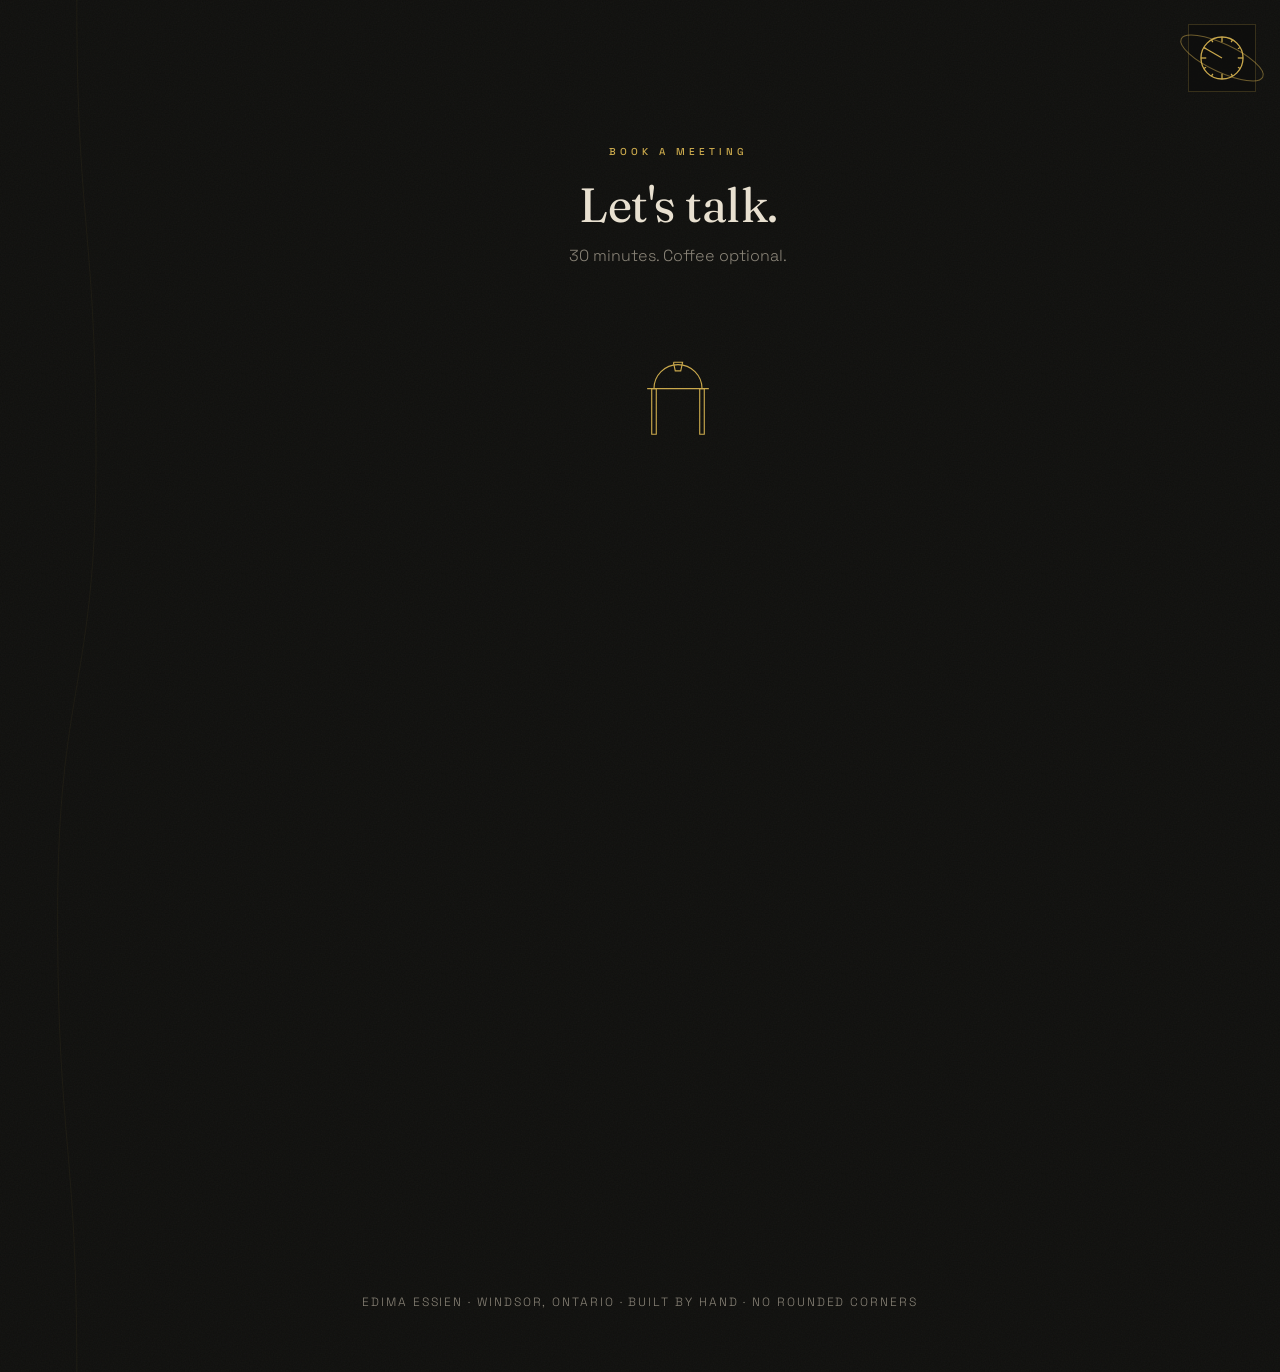
<file: calendar.html>
<!DOCTYPE html>
<html lang="en">
<head>
  <!-- Google tag (gtag.js) -->
<script async src="https://www.googletagmanager.com/gtag/js?id=G-Z8L5N1QT7N"></script>
<script>
  window.dataLayer = window.dataLayer || [];
  function gtag(){dataLayer.push(arguments);}
  gtag('js', new Date());

  gtag('config', 'G-Z8L5N1QT7N');
</script>
<meta charset="UTF-8">
<meta name="viewport" content="width=device-width, initial-scale=1.0">
<title>Book a Meeting &mdash; Edima Essien</title>
<meta name="description" content="Book a meeting with Edima Essien. 30 minutes. Coffee optional.">
<link rel="icon" type="image/svg+xml" href="data:image/svg+xml,%3Csvg xmlns='http://www.w3.org/2000/svg' viewBox='0 0 64 64'%3E%3Crect width='64' height='64' fill='%230F0F0D'/%3E%3Cg fill='none' stroke='%23C9A84C' stroke-width='2.5'%3E%3Cpath d='M10 46 A22 22 0 0 1 54 46 Z'/%3E%3Cpath d='M32 46 L32 24 M32 46 L16.4 30.4 M32 46 L47.6 30.4'/%3E%3C/g%3E%3C/svg%3E">
<meta name="theme-color" content="#0F0F0D">
<link rel="canonical" href="https://mressien7.github.io/e/calendar.html">
<meta property="og:type" content="website">
<meta property="og:site_name" content="Edima Essien">
<meta property="og:title" content="Book a Meeting &mdash; Edima Essien">
<meta property="og:description" content="Book a meeting with Edima Essien. 30 minutes. Coffee optional.">
<meta property="og:url" content="https://mressien7.github.io/e/calendar.html">
<meta property="og:image" content="https://mressien7.github.io/e/og.png">
<meta property="og:image:width" content="1200">
<meta property="og:image:height" content="630">
<meta name="twitter:card" content="summary_large_image">
<meta name="twitter:title" content="Book a Meeting &mdash; Edima Essien">
<meta name="twitter:description" content="Book a meeting with Edima Essien. 30 minutes. Coffee optional.">
<meta name="twitter:image" content="https://mressien7.github.io/e/og.png">
<link rel="preconnect" href="https://fonts.googleapis.com">
<link rel="preconnect" href="https://fonts.gstatic.com" crossorigin>
<link rel="stylesheet" href="style.css">
<link href="https://fonts.googleapis.com/css2?family=Fraunces:ital,opsz,wght@0,9..144,300;0,9..144,400;0,9..144,500;0,9..144,600;1,9..144,300;1,9..144,400;1,9..144,500&family=Space+Grotesk:wght@300;400;500;600&display=swap" rel="stylesheet">
<style>
  .page-label{font-size:10px;font-weight:500;letter-spacing:4px;color:var(--gold);text-transform:uppercase;margin:0 0 18px;}
  .sec-title{font-size:10px;font-weight:500;letter-spacing:4px;color:var(--gold);text-transform:uppercase;margin:0 0 28px;}
  main{padding:0 8vw 0 14vw;}
  header.page-head{padding-top:16vh;padding-bottom:4vh;text-align:center;}
  .page-head h1{font-size:clamp(34px,5.5vw,48px);font-weight:400;letter-spacing:-.5px;margin:0 0 12px;}
  .page-head .sub{font-size:16px;color:var(--dim);margin:0;}

  /* the doorway above the clearing */
  #ornament-door{
    width:80px;height:80px;
    margin:6vh auto 5vh;
    opacity:1;
  }
  #ornament-door svg{width:100%;height:100%;display:block;overflow:visible;}
  #ornament-door .dr{stroke-dasharray:100;stroke-dashoffset:100;}
  #ornament-door.active .dr{stroke-dashoffset:0;}

  /* the clearing in the garden: Calendly stays white by design */
  .clearing{
    max-width:900px;
    margin:0 auto;
  }

  html.js .rv{opacity:0;transform:translateY(24px);transition:opacity .7s ease-out,transform .7s ease-out;}
  html.js .in .rv{opacity:1;transform:translateY(0);}
  @media (prefers-reduced-motion:reduce){
    html.js .rv{opacity:1;transform:none;transition:none;}
  }
  @media (max-width:767px){
    #live-spine{stroke-width:1px;}
    main{padding:0 5vw 0 16vw;}
  }
  @media (prefers-reduced-motion:reduce){
    #ornament-door .dr{stroke-dashoffset:0 !important;transition:none !important;}
  }
</style>
</head>
<body>
<svg id="spine" style="position:absolute;top:0;left:0;width:100%;pointer-events:none;z-index:0;overflow:visible" aria-hidden="true">
  <path id="ghost-spine" fill="none" stroke="#C9A84C" stroke-width="1" opacity="0.06" d=""/>
  <path id="live-spine" fill="none" stroke="#C9A84C" stroke-width="1.5" d=""/>
</svg>
<main id="page-content" style="position:relative;z-index:1">

  <header class="page-head in" data-reveal>
    <p class="page-label rv">Book a Meeting</p>
    <h1 class="rv">Let's talk.</h1>
    <p class="sub rv">30 minutes. Coffee optional.</p>
  </header>

  <div class="o-inflow" id="ornament-door" aria-hidden="true"></div>

  <div class="clearing">
    <!-- Replace [EDIMA-USERNAME] with your Calendly username -->
    <div class="calendly-inline-widget"
         data-url="https://calendly.com/essienedima74/30min"
         style="min-width:320px;height:700px;">
    </div>
    <script src="https://assets.calendly.com/assets/external/widget.js" async></script>
  </div>

</main>
<footer style="position:relative;z-index:1;text-align:center;padding:12vh 6vw 60px;font-size:12px;letter-spacing:.16em;text-transform:uppercase;color:var(--dim)">Edima Essien &middot; Windsor, Ontario &middot; Built by hand &middot; No rounded corners</footer>
<script>
(function(){
  document.documentElement.classList.add('js');
  var reduced = window.matchMedia('(prefers-reduced-motion: reduce)').matches;

  /* ---------- left-edge spine ---------- */
  var spine = document.getElementById('spine');
  var ghost = document.getElementById('ghost-spine');
  var live  = document.getElementById('live-spine');
  var total = 0;
  function progress(){
    var max = document.documentElement.scrollHeight - window.innerHeight;
    if (max <= 0) return 1;
    return Math.min(1, Math.max(0, window.scrollY / max));
  }
  function buildSpine(){
    spine.setAttribute('height', 0);
    var h = document.documentElement.scrollHeight;
    var w = window.innerWidth;
    var x0 = w * 0.06;
    var amp = Math.max(8, w * 0.015);
    var segs = Math.max(3, Math.round(h / 700));
    var d = 'M ' + x0 + ' 0';
    var prevX = x0;
    for (var i = 1; i <= segs; i++){
      var x = (i === segs) ? x0 : x0 + amp * (i % 2 === 1 ? 1 : -1);
      var y2 = h * i / segs;
      var ym = h * (i - 0.5) / segs;
      d += ' C ' + prevX + ' ' + ym + ', ' + x + ' ' + ym + ', ' + x + ' ' + y2;
      prevX = x;
    }
    ghost.setAttribute('d', d);
    live.setAttribute('d', d);
    spine.setAttribute('height', h);
    total = live.getTotalLength();
    live.style.strokeDasharray = total;
    live.style.strokeDashoffset = reduced ? 0 : total * (1 - progress());
  }
  window.addEventListener('scroll', function(){
    if (reduced || !total) return;
    live.style.strokeDashoffset = total * (1 - progress());
  }, { passive: true });
  var rt = null;
  window.addEventListener('resize', function(){ clearTimeout(rt); rt = setTimeout(buildSpine, 160); });
  window.addEventListener('load', buildSpine);
  if (document.fonts && document.fonts.ready){ document.fonts.ready.then(function(){ setTimeout(buildSpine, 50); }); }

  /* ---------- scroll entrance ---------- */
  var revealTargets = Array.prototype.slice.call(document.querySelectorAll('[data-reveal]'));
  revealTargets.forEach(function(t){
    Array.prototype.forEach.call(t.querySelectorAll('.rv'), function(el, i){
      el.style.transitionDelay = (i * 90) + 'ms';
    });
  });
  if (reduced || !('IntersectionObserver' in window)){
    revealTargets.forEach(function(t){ t.classList.add('in'); });
  } else {
    var io = new IntersectionObserver(function(entries){
      entries.forEach(function(entry){
        if (entry.isIntersecting){ entry.target.classList.add('in'); io.unobserve(entry.target); }
      });
    }, { threshold: 0.08 });
    revealTargets.forEach(function(t){ io.observe(t); });
  }


  /* ---------- the Palladian doorway, full draw on page load ----------
     columns (0ms), lintel (300ms), arch (500ms over 600ms), keystone (900ms) */
  function attrs(delay, dur){
    return 'class="dr" pathLength="100" style="transition:stroke-dashoffset ' + dur + 'ms ease-out ' + delay + 'ms"';
  }
  (function(){
    var s = '';
    s += '<rect ' + attrs(0,450) + ' x="-23" y="-10" width="4" height="40"/>';
    s += '<rect ' + attrs(0,450) + ' x="19" y="-10" width="4" height="40"/>';
    s += '<path ' + attrs(300,300) + ' d="M -27 -10 L 27 -10"/>';
    s += '<path ' + attrs(500,600) + ' d="M -21 -10 A 21 21 0 0 1 21 -10"/>';
    s += '<path ' + attrs(900,350) + ' d="M -4 -33 L 4 -33 L 2.4 -25.5 L -2.4 -25.5 Z"/>';
    var door = document.getElementById('ornament-door');
    door.innerHTML = '<svg viewBox="-35 -35 70 70" xmlns="http://www.w3.org/2000/svg">' +
      '<g fill="none" stroke="#C9A84C" stroke-width="1">' + s + '</g></svg>';
    requestAnimationFrame(function(){
      requestAnimationFrame(function(){ door.classList.add('active'); });
    });
  })();

  buildSpine();
})();
</script>

<!-- ============================================================
     GARDEN MAP NAVIGATION : shared component
     Markup here; behavior lives in garden-map.js (one copy, site-wide).
     Requires style.css to be linked in <head>.
     ============================================================ -->
<button id="garden-trigger" aria-label="Open the garden map" aria-haspopup="dialog"></button>

<div id="garden-overlay" class="gm-overlay" role="dialog" aria-modal="true" aria-label="Garden map navigation" aria-hidden="true" inert>
  <canvas id="gm-canvas" aria-hidden="true"></canvas>
  <p class="gm-title">The Garden Map</p>
  <button id="garden-close" aria-label="Close the garden map">&times;</button>
  <svg id="garden-map" viewBox="0 0 600 800" preserveAspectRatio="xMidYMid meet" xmlns="http://www.w3.org/2000/svg"></svg>
</div>

<script src="garden-map.js"></script>
<!-- ============================================================
     END GARDEN MAP NAVIGATION
     ============================================================ -->

</body>
</html>
</file>
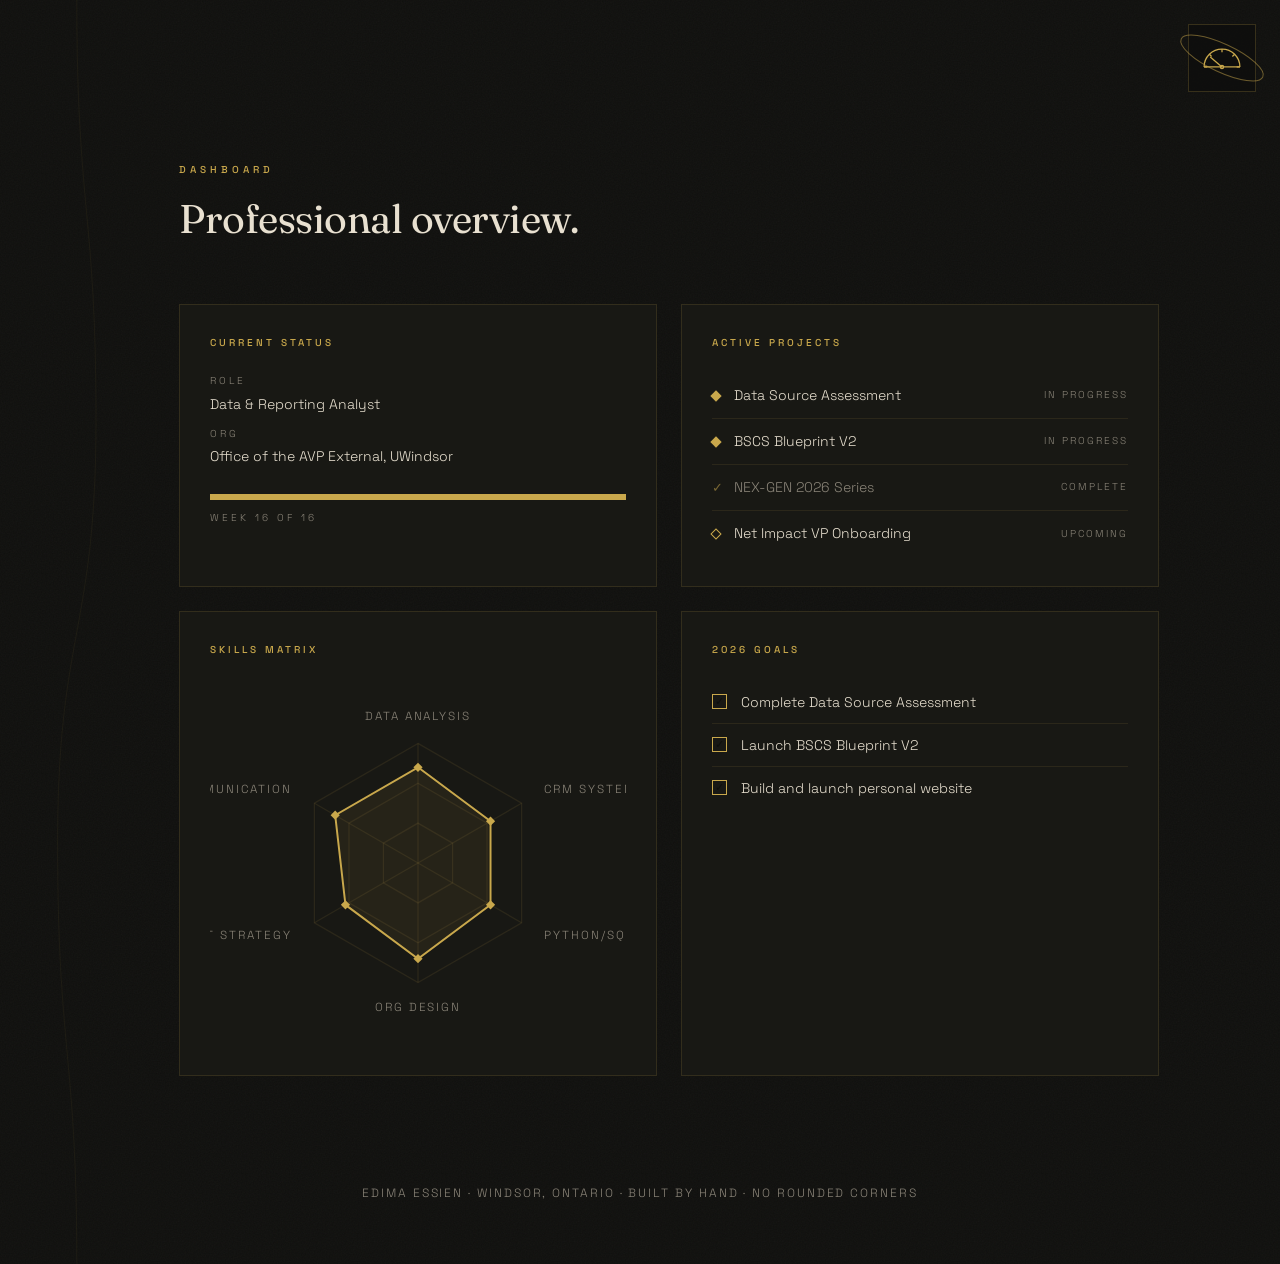
<file: dashboard.html>
<!DOCTYPE html>
<html lang="en">
<head>
  <!-- Google tag (gtag.js) -->
<script async src="https://www.googletagmanager.com/gtag/js?id=G-Z8L5N1QT7N"></script>
<script>
  window.dataLayer = window.dataLayer || [];
  function gtag(){dataLayer.push(arguments);}
  gtag('js', new Date());

  gtag('config', 'G-Z8L5N1QT7N');
</script>
<meta charset="UTF-8">
<meta name="viewport" content="width=device-width, initial-scale=1.0">
<title>Dashboard &mdash; Edima Essien</title>
<meta name="description" content="Professional overview. Edima Essien.">
<link rel="icon" type="image/svg+xml" href="data:image/svg+xml,%3Csvg xmlns='http://www.w3.org/2000/svg' viewBox='0 0 64 64'%3E%3Crect width='64' height='64' fill='%230F0F0D'/%3E%3Cg fill='none' stroke='%23C9A84C' stroke-width='2.5'%3E%3Cpath d='M10 46 A22 22 0 0 1 54 46 Z'/%3E%3Cpath d='M32 46 L32 24 M32 46 L16.4 30.4 M32 46 L47.6 30.4'/%3E%3C/g%3E%3C/svg%3E">
<meta name="theme-color" content="#0F0F0D">
<link rel="canonical" href="https://mressien7.github.io/e/dashboard.html">
<meta property="og:type" content="website">
<meta property="og:site_name" content="Edima Essien">
<meta property="og:title" content="Dashboard &mdash; Edima Essien">
<meta property="og:description" content="Professional overview. Edima Essien.">
<meta property="og:url" content="https://mressien7.github.io/e/dashboard.html">
<meta property="og:image" content="https://mressien7.github.io/e/og.png">
<meta property="og:image:width" content="1200">
<meta property="og:image:height" content="630">
<meta name="twitter:card" content="summary_large_image">
<meta name="twitter:title" content="Dashboard &mdash; Edima Essien">
<meta name="twitter:description" content="Professional overview. Edima Essien.">
<meta name="twitter:image" content="https://mressien7.github.io/e/og.png">
<link rel="preconnect" href="https://fonts.googleapis.com">
<link rel="preconnect" href="https://fonts.gstatic.com" crossorigin>
<link rel="stylesheet" href="style.css">
<link href="https://fonts.googleapis.com/css2?family=Fraunces:ital,opsz,wght@0,9..144,300;0,9..144,400;0,9..144,500;0,9..144,600;1,9..144,300;1,9..144,400;1,9..144,500&family=Space+Grotesk:wght@300;400;500;600&display=swap" rel="stylesheet">
<style>
  .page-label{font-size:10px;font-weight:500;letter-spacing:4px;color:var(--gold);text-transform:uppercase;margin:0 0 18px;}
  .sec-title{font-size:10px;font-weight:500;letter-spacing:4px;color:var(--gold);text-transform:uppercase;margin:0 0 28px;}
  main{padding:0 8vw 0 14vw;}
  header.page-head{padding-top:18vh;padding-bottom:7vh;}
  .page-head h1{font-size:clamp(30px,4.5vw,40px);font-weight:400;letter-spacing:-.5px;margin:0;}

  .dgrid{
    display:grid;
    grid-template-columns:1fr 1fr;
    gap:24px;
    max-width:980px;
  }
  .dpanel{
    background:var(--card);
    border:1px solid rgba(201,168,76,.15);
    padding:30px;
    transition:border-color .25s ease;
  }
  .dpanel:hover{border-color:rgba(201,168,76,.4);}
  .dpanel .ptitle{
    font-size:10px;font-weight:500;letter-spacing:3px;
    color:var(--gold);text-transform:uppercase;margin:0 0 22px;
  }
  .kv{font-size:14px;margin:0 0 10px;}
  .kv .k{color:var(--dim);font-size:10px;letter-spacing:3px;text-transform:uppercase;display:block;margin-bottom:3px;}

  /* progress bar */
  .pbar{height:6px;background:rgba(201,168,76,.15);margin:26px 0 10px;}
  .pbar .fill{height:100%;background:var(--gold);width:0;transition:width 1.2s ease-out .3s;}
  .pbar-label{font-size:10px;letter-spacing:3px;color:var(--dim);text-transform:uppercase;margin:0;}

  /* status list */
  .slist{list-style:none;margin:0;padding:0;}
  .slist li{display:flex;align-items:center;gap:14px;padding:11px 0;border-bottom:1px solid rgba(201,168,76,.1);font-size:14px;}
  .slist li:last-child{border-bottom:none;}
  .sdot{width:8px;height:8px;flex:0 0 auto;transform:rotate(45deg);}
  .sdot.filled{background:var(--gold);}
  .sdot.outline{border:1px solid var(--gold);background:transparent;}
  .scheck{color:rgba(201,168,76,.55);font-size:13px;flex:0 0 auto;width:8px;text-align:center;}
  .sstat{margin-left:auto;font-size:10px;letter-spacing:2px;color:var(--dim);text-transform:uppercase;}
  .slist li.dimmed{color:var(--dim);}

  /* radar */
  #radar{width:100%;height:auto;display:block;}

  /* goals */
  .goal{display:flex;align-items:center;gap:14px;padding:12px 0;border-bottom:1px solid rgba(201,168,76,.1);cursor:pointer;background:transparent;border-left:none;border-right:none;border-top:none;width:100%;text-align:left;color:var(--ink);font-family:'Space Grotesk',sans-serif;font-size:14px;font-weight:300;}
  .goal:last-child{border-bottom:none;}
  .gbox{
    width:15px;height:15px;flex:0 0 auto;
    border:1px solid var(--gold);
    display:flex;align-items:center;justify-content:center;
    color:var(--bg);font-size:11px;line-height:1;
    transition:background 160ms ease;
  }
  .goal.checked .gbox{background:var(--gold);}
  .goal.checked{color:var(--dim);}

  html.js .rv{opacity:0;transform:translateY(24px);transition:opacity .7s ease-out,transform .7s ease-out;}
  html.js .in .rv{opacity:1;transform:translateY(0);}
  @media (prefers-reduced-motion:reduce){
    html.js .rv{opacity:1;transform:none;transition:none;}
  }
  @media (max-width:860px){
    .dgrid{grid-template-columns:1fr;}
  }
  @media (max-width:767px){
    #live-spine{stroke-width:1px;}
    main{padding:0 6vw 0 16vw;}
  }
  @media (prefers-reduced-motion:reduce){
    .pbar .fill{transition:none;}
  }
</style>
</head>
<body>
<svg id="spine" style="position:absolute;top:0;left:0;width:100%;pointer-events:none;z-index:0;overflow:visible" aria-hidden="true">
  <path id="ghost-spine" fill="none" stroke="#C9A84C" stroke-width="1" opacity="0.06" d=""/>
  <path id="live-spine" fill="none" stroke="#C9A84C" stroke-width="1.5" d=""/>
</svg>
<main id="page-content" style="position:relative;z-index:1">

  <header class="page-head in" data-reveal>
    <p class="page-label rv">Dashboard</p>
    <h1 class="rv">Professional overview.</h1>
  </header>

  <div class="dgrid" data-reveal>

    <!-- PANEL 1: CURRENT STATUS -->
    <div class="dpanel rv">
      <p class="ptitle">Current Status</p>
      <p class="kv"><span class="k">Role</span>Data &amp; Reporting Analyst</p>
      <p class="kv"><span class="k">Org</span>Office of the AVP External, UWindsor</p>
      <div class="pbar"><div class="fill" id="coop-fill"></div></div>
      <p class="pbar-label" id="coop-label">WEEK &ndash; OF 16</p>
    </div>

    <!-- PANEL 2: ACTIVE PROJECTS -->
    <div class="dpanel rv">
      <p class="ptitle">Active Projects</p>
      <ul class="slist">
        <li><span class="sdot filled"></span>Data Source Assessment<span class="sstat">In Progress</span></li>
        <li><span class="sdot filled"></span>BSCS Blueprint V2<span class="sstat">In Progress</span></li>
        <li class="dimmed"><span class="scheck">&#10003;</span>NEX-GEN 2026 Series<span class="sstat">Complete</span></li>
        <li><span class="sdot outline"></span>Net Impact VP Onboarding<span class="sstat">Upcoming</span></li>
      </ul>
    </div>

    <!-- PANEL 3: SKILLS MATRIX -->
    <div class="dpanel rv">
      <p class="ptitle">Skills Matrix</p>
      <svg id="radar" viewBox="0 0 320 280" xmlns="http://www.w3.org/2000/svg" aria-label="Skills radar chart"></svg>
    </div>

    <!-- PANEL 4: 2026 GOALS -->
    <div class="dpanel rv">
      <p class="ptitle">2026 Goals</p>
      <button class="goal" data-goal="0"><span class="gbox">&#10003;</span>Complete Data Source Assessment</button>
      <button class="goal" data-goal="1"><span class="gbox">&#10003;</span>Launch BSCS Blueprint V2</button>
      <button class="goal" data-goal="2"><span class="gbox">&#10003;</span>Build and launch personal website</button>
    </div>

  </div>

</main>
<footer style="position:relative;z-index:1;text-align:center;padding:12vh 6vw 60px;font-size:12px;letter-spacing:.16em;text-transform:uppercase;color:var(--dim)">Edima Essien &middot; Windsor, Ontario &middot; Built by hand &middot; No rounded corners</footer>
<script>
(function(){
  document.documentElement.classList.add('js');
  var reduced = window.matchMedia('(prefers-reduced-motion: reduce)').matches;

  /* ---------- left-edge spine ---------- */
  var spine = document.getElementById('spine');
  var ghost = document.getElementById('ghost-spine');
  var live  = document.getElementById('live-spine');
  var total = 0;
  function progress(){
    var max = document.documentElement.scrollHeight - window.innerHeight;
    if (max <= 0) return 1;
    return Math.min(1, Math.max(0, window.scrollY / max));
  }
  function buildSpine(){
    spine.setAttribute('height', 0);
    var h = document.documentElement.scrollHeight;
    var w = window.innerWidth;
    var x0 = w * 0.06;
    var amp = Math.max(8, w * 0.015);
    var segs = Math.max(3, Math.round(h / 700));
    var d = 'M ' + x0 + ' 0';
    var prevX = x0;
    for (var i = 1; i <= segs; i++){
      var x = (i === segs) ? x0 : x0 + amp * (i % 2 === 1 ? 1 : -1);
      var y2 = h * i / segs;
      var ym = h * (i - 0.5) / segs;
      d += ' C ' + prevX + ' ' + ym + ', ' + x + ' ' + ym + ', ' + x + ' ' + y2;
      prevX = x;
    }
    ghost.setAttribute('d', d);
    live.setAttribute('d', d);
    spine.setAttribute('height', h);
    total = live.getTotalLength();
    live.style.strokeDasharray = total;
    live.style.strokeDashoffset = reduced ? 0 : total * (1 - progress());
  }
  window.addEventListener('scroll', function(){
    if (reduced || !total) return;
    live.style.strokeDashoffset = total * (1 - progress());
  }, { passive: true });
  var rt = null;
  window.addEventListener('resize', function(){ clearTimeout(rt); rt = setTimeout(buildSpine, 160); });
  window.addEventListener('load', buildSpine);
  if (document.fonts && document.fonts.ready){ document.fonts.ready.then(function(){ setTimeout(buildSpine, 50); }); }

  /* ---------- scroll entrance ---------- */
  var revealTargets = Array.prototype.slice.call(document.querySelectorAll('[data-reveal]'));
  revealTargets.forEach(function(t){
    Array.prototype.forEach.call(t.querySelectorAll('.rv'), function(el, i){
      el.style.transitionDelay = (i * 90) + 'ms';
    });
  });
  if (reduced || !('IntersectionObserver' in window)){
    revealTargets.forEach(function(t){ t.classList.add('in'); });
  } else {
    var io = new IntersectionObserver(function(entries){
      entries.forEach(function(entry){
        if (entry.isIntersecting){ entry.target.classList.add('in'); io.unobserve(entry.target); }
      });
    }, { threshold: 0.08 });
    revealTargets.forEach(function(t){ io.observe(t); });
  }


  /* ---------- PANEL 1: co-op week progress ---------- */
  // Set CO_OP_START to your first day
  var CO_OP_START = new Date('2026-05-04');
  var TOTAL_WEEKS = 16;
  (function(){
    var ms = Date.now() - CO_OP_START.getTime();
    var week = Math.min(TOTAL_WEEKS, Math.max(1, Math.ceil(ms / (7 * 24 * 3600 * 1000))));
    document.getElementById('coop-label').textContent = 'WEEK ' + week + ' OF ' + TOTAL_WEEKS;
    var pct = (week / TOTAL_WEEKS * 100).toFixed(1) + '%';
    var fill = document.getElementById('coop-fill');
    if (reduced){ fill.style.transition = 'none'; fill.style.width = pct; }
    else { requestAnimationFrame(function(){ requestAnimationFrame(function(){ fill.style.width = pct; }); }); }
  })();

  /* ---------- PANEL 3: radar chart ---------- */
  // Edit radarValues array with your self-ratings 1-10
  var radarAxes = ['Data Analysis','CRM Systems','Python/SQL','Org Design','Content Strategy','Communication'];
  var radarValues = [8, 7, 7, 8, 7, 8];
  (function(){
    var svg = document.getElementById('radar');
    var CXr = 160, CYr = 140, R = 92, N = radarAxes.length;
    function pt(i, r){
      var a = -Math.PI / 2 + i * 2 * Math.PI / N;
      return [(CXr + r * Math.cos(a)).toFixed(1), (CYr + r * Math.sin(a)).toFixed(1)];
    }
    var s = '';
    /* rings + axis lines: gold at 10% */
    [1/3, 2/3, 1].forEach(function(f){
      var ps = [];
      for (var i = 0; i < N; i++) ps.push(pt(i, R * f).join(','));
      s += '<polygon points="' + ps.join(' ') + '" fill="none" stroke="#C9A84C" stroke-width="1" opacity="0.1"/>';
    });
    for (var i = 0; i < N; i++){
      var p = pt(i, R);
      s += '<line x1="' + CXr + '" y1="' + CYr + '" x2="' + p[0] + '" y2="' + p[1] + '" stroke="#C9A84C" stroke-width="1" opacity="0.1"/>';
    }
    /* data polygon */
    var dp = [];
    for (var i = 0; i < N; i++) dp.push(pt(i, R * Math.max(0, Math.min(10, radarValues[i])) / 10).join(','));
    s += '<polygon points="' + dp.join(' ') + '" fill="rgba(201,168,76,0.08)" stroke="#C9A84C" stroke-width="1.5"/>';
    for (var i = 0; i < N; i++){
      var c = dp[i].split(',');
      s += '<rect x="' + (c[0]-2.5) + '" y="' + (c[1]-2.5) + '" width="5" height="5" fill="#C9A84C" transform="rotate(45 ' + c[0] + ' ' + c[1] + ')"/>';
    }
    /* labels */
    for (var i = 0; i < N; i++){
      var p = pt(i, R + 20);
      var anchor = Math.abs(p[0] - CXr) < 6 ? 'middle' : (p[0] > CXr ? 'start' : 'end');
      s += '<text x="' + p[0] + '" y="' + p[1] + '" text-anchor="' + anchor + '" dominant-baseline="middle"' +
           ' font-family="Space Grotesk, sans-serif" font-size="9" letter-spacing="1.5" fill="#8A8478">' +
           radarAxes[i].toUpperCase() + '</text>';
    }
    svg.innerHTML = s;
  })();

  /* ---------- PANEL 4: goals, persisted ---------- */
  var GOALS_KEY = 'edima-2026-goals';
  var goals = Array.prototype.slice.call(document.querySelectorAll('.goal'));
  var state = [false, false, false];
  try {
    var saved = JSON.parse(localStorage.getItem(GOALS_KEY));
    if (Array.isArray(saved)) state = saved;
  } catch(e){ /* storage unavailable: toggles still work, just no persistence */ }
  function paintGoals(){
    goals.forEach(function(g, i){ g.classList.toggle('checked', !!state[i]); });
  }
  goals.forEach(function(g, i){
    g.addEventListener('click', function(){
      state[i] = !state[i];
      paintGoals();
      try { localStorage.setItem(GOALS_KEY, JSON.stringify(state)); } catch(e){}
    });
  });
  paintGoals();

  buildSpine();
})();
</script>

<!-- ============================================================
     GARDEN MAP NAVIGATION : shared component
     Markup here; behavior lives in garden-map.js (one copy, site-wide).
     Requires style.css to be linked in <head>.
     ============================================================ -->
<button id="garden-trigger" aria-label="Open the garden map" aria-haspopup="dialog"></button>

<div id="garden-overlay" class="gm-overlay" role="dialog" aria-modal="true" aria-label="Garden map navigation" aria-hidden="true" inert>
  <canvas id="gm-canvas" aria-hidden="true"></canvas>
  <p class="gm-title">The Garden Map</p>
  <button id="garden-close" aria-label="Close the garden map">&times;</button>
  <svg id="garden-map" viewBox="0 0 600 800" preserveAspectRatio="xMidYMid meet" xmlns="http://www.w3.org/2000/svg"></svg>
</div>

<script src="garden-map.js"></script>
<!-- ============================================================
     END GARDEN MAP NAVIGATION
     ============================================================ -->

</body>
</html>
</file>
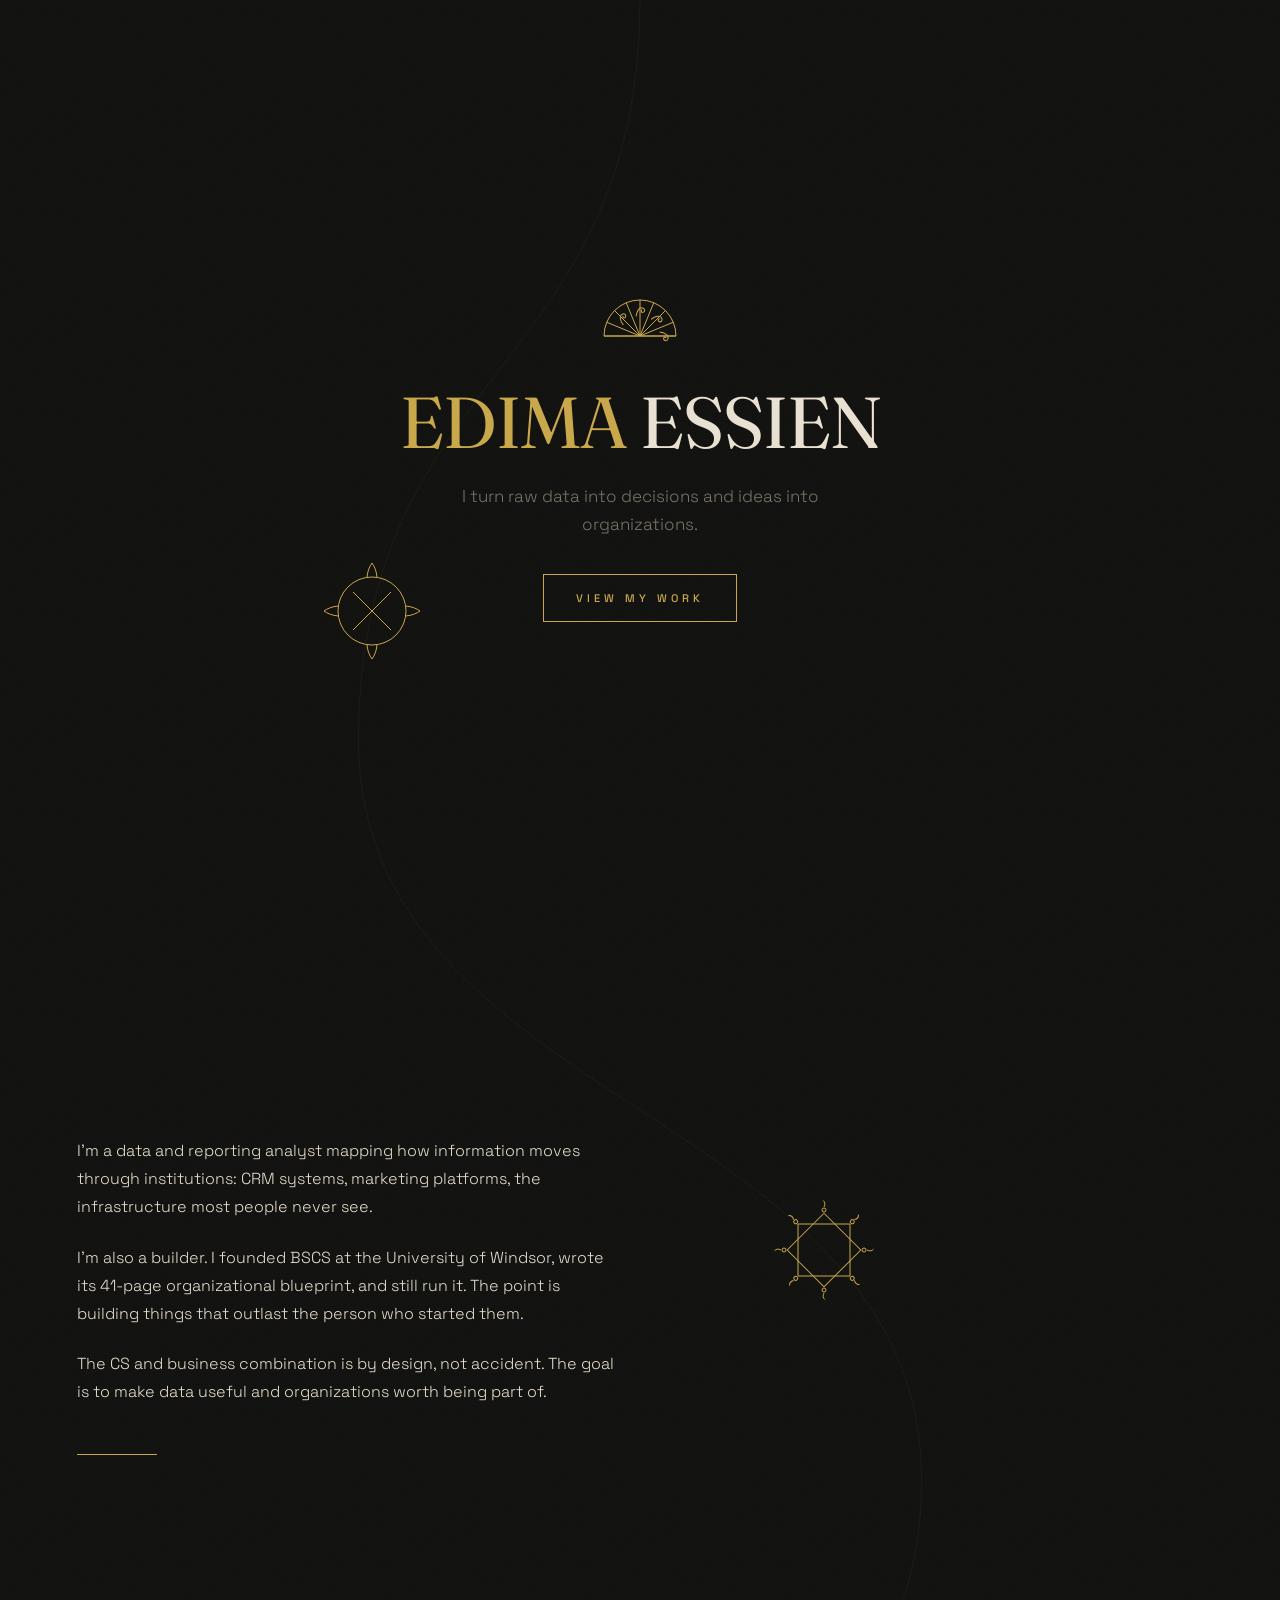
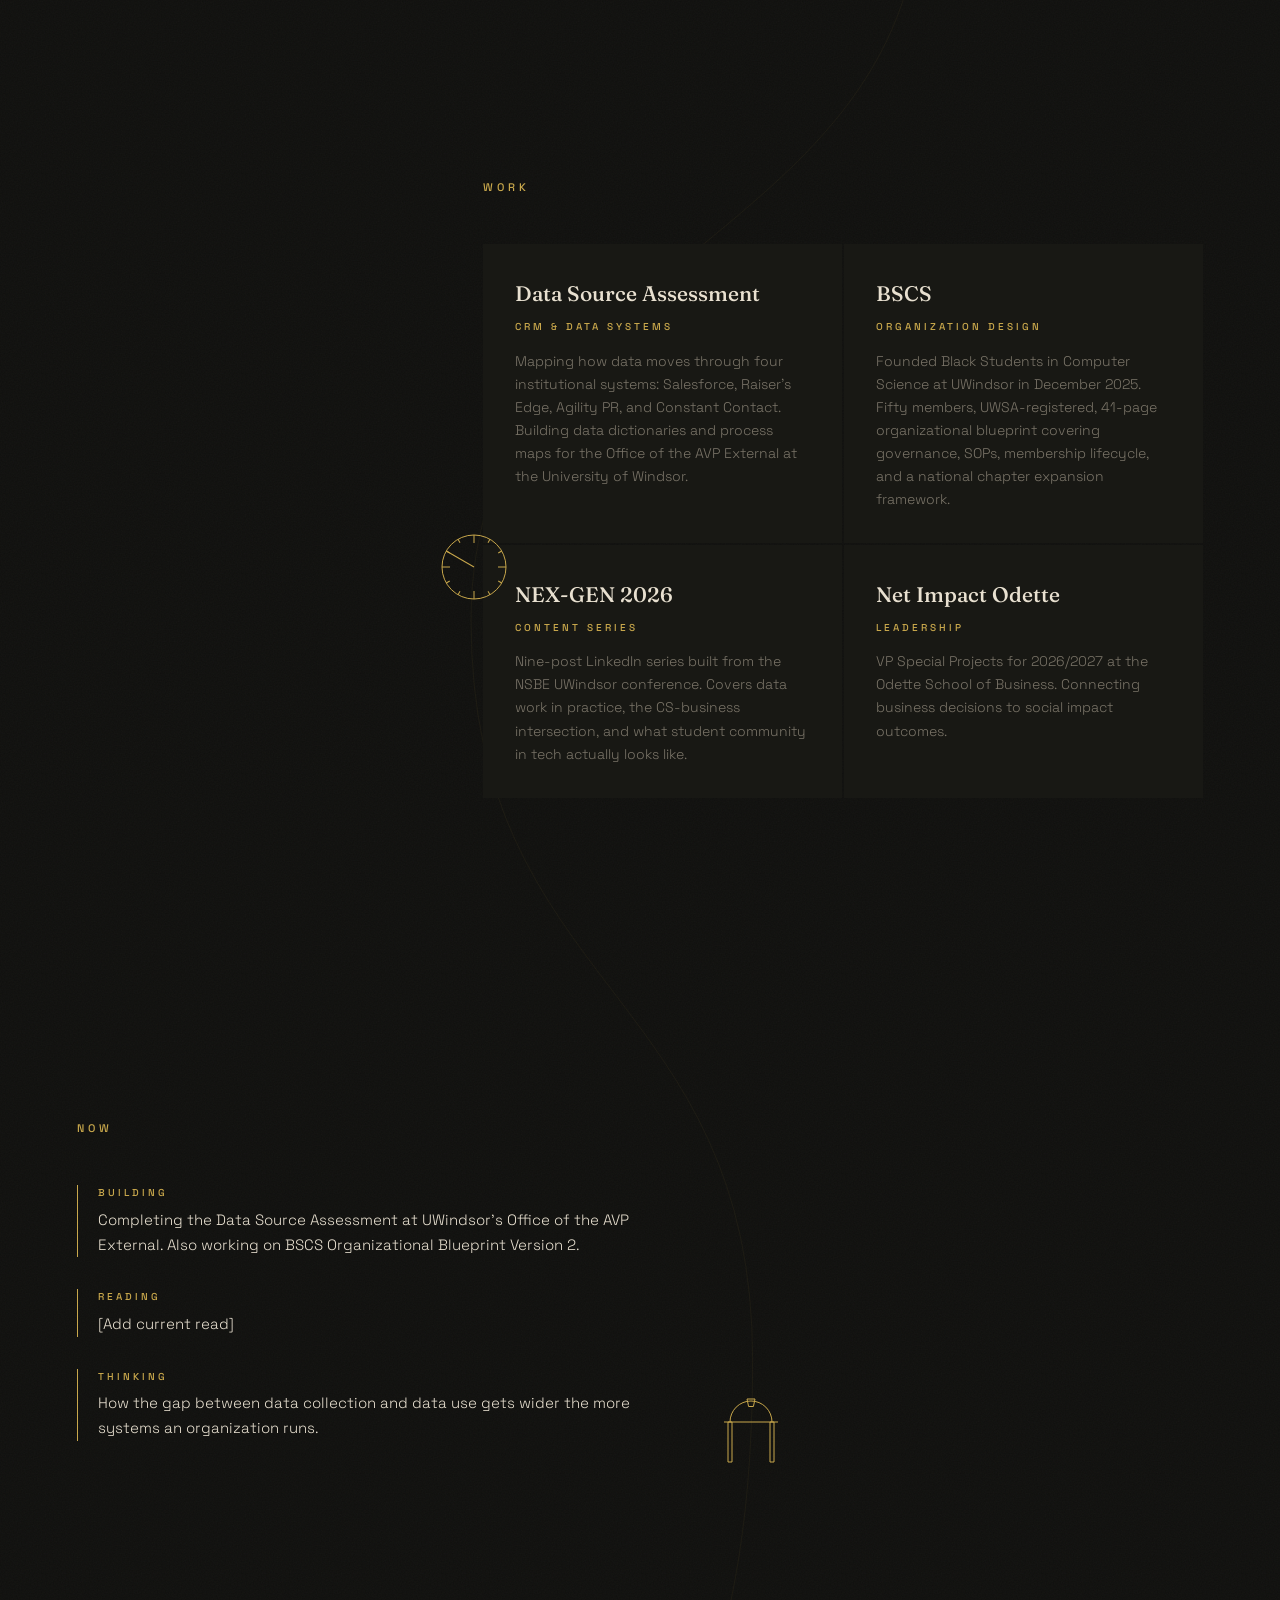
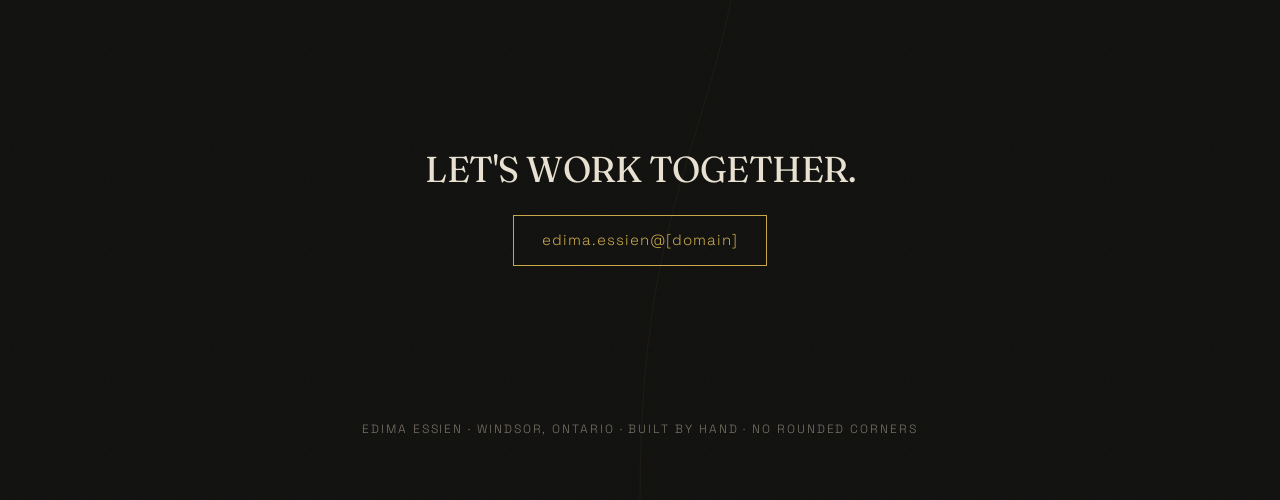
<file: edima-essien.html>
<!DOCTYPE html>
<html lang="en">
<head>
<meta charset="UTF-8">
<meta name="viewport" content="width=device-width, initial-scale=1.0">
<title>Edima Essien — Data &amp; Strategy</title>
<meta name="description" content="Edima Essien. Data & Reporting Analyst, founder of BSCS, BComm Honours + Computer Science Co-op at the University of Windsor.">
<link rel="preconnect" href="https://fonts.googleapis.com">
<link rel="preconnect" href="https://fonts.gstatic.com" crossorigin>
<link href="https://fonts.googleapis.com/css2?family=Fraunces:ital,opsz,wght@0,9..144,300;0,9..144,400;0,9..144,500;0,9..144,600;1,9..144,300;1,9..144,400;1,9..144,500&family=Space+Grotesk:wght@300;400;500;600&display=swap" rel="stylesheet">
<style>
  :root{
    --bg:#0F0F0D;
    --gold:#C9A84C;
    --ink:#E8E0D0;
    --dim:#7A7468;
    --card:#181814;
    --card-hover:#1E1E18;
  }
  *,*::before,*::after{box-sizing:border-box;border-radius:0 !important;}
  html{scroll-behavior:smooth;}
  body{
    margin:0;
    background-color:var(--bg);
    /* grain — exact spec */
    background-image:url("data:image/svg+xml,%3Csvg xmlns='http://www.w3.org/2000/svg' width='200' height='200'%3E%3Cfilter id='n'%3E%3CfeTurbulence type='fractalNoise' baseFrequency='0.75' numOctaves='4' stitchTiles='stitch'/%3E%3C/filter%3E%3Crect width='200' height='200' filter='url(%23n)' opacity='0.035'/%3E%3C/svg%3E");
    background-repeat:repeat;
    background-size:200px 200px;
    color:var(--ink);
    font-family:'Space Grotesk',sans-serif;
    font-weight:300;
    font-size:16px;
    line-height:1.65;
    overflow-x:hidden;
  }
  ::selection{background:var(--gold);color:var(--bg);}
  a{color:var(--gold);text-decoration:none;}
  :focus-visible{outline:1px solid var(--gold);outline-offset:4px;}

  /* ================= ORNAMENTS ================= */
  /* spine-mounted ornaments: hidden until activated; every stroked element
     carries pathLength="100" and an inline per-element transition that
     encodes its draw delay + duration, so each ornament stages itself. */
  #ornament-layer{
    position:absolute;top:0;left:0;width:100%;height:0;
    z-index:2;pointer-events:none;
  }
  .ornament{
    position:absolute;
    transform:translate(-50%,-50%);
    opacity:0;
  }
  .ornament.active{opacity:1;}
  .ornament svg, .o-inflow svg{width:100%;height:100%;display:block;overflow:visible;}
  .ornament .dr, .o-inflow .dr{
    stroke-dasharray:100;
    stroke-dashoffset:100;
  }
  .ornament.active .dr, .o-inflow.active .dr{
    stroke-dashoffset:0;
  }
  #ornament-about{width:72px;height:72px;}
  #ornament-work{width:76px;height:76px;}
  #ornament-now{width:70px;height:70px;}
  #ornament-contact{width:70px;height:70px;}
  /* hero ornament: in document flow, draws on load */
  #ornament-hero{width:80px;height:80px;margin:0 auto 28px;opacity:1;}

  /* ================= LAYOUT ================= */
  #page-content{position:relative;z-index:1;}
  section{
    display:flex;
    align-items:center;
    min-height:88vh;
    padding:9vh 6vw;
  }
  section[data-align="left"]{justify-content:flex-start;}
  section[data-align="right"]{justify-content:flex-end;}
  section[data-align="center"]{justify-content:center;}

  .label{
    font-size:11px;font-weight:500;letter-spacing:4px;
    color:var(--gold);margin:0 0 48px;text-transform:uppercase;
  }

  /* ================= HERO ================= */
  #hero{
    min-height:100dvh;
    flex-direction:column;
    justify-content:center;
    text-align:center;
  }
  #hero h1{
    font-family:'Fraunces',serif;
    font-optical-sizing:auto;
    font-weight:400;
    font-size:clamp(40px,9.5vw,72px);
    letter-spacing:-1px;
    line-height:1;
    margin:0;
    white-space:nowrap;
  }
  #hero h1 .nm{display:inline-block;}
  #hero h1 .nm-l{color:var(--gold);animation:fromCenterL .7s ease-out both;}
  #hero h1 .nm-r{color:var(--ink);animation:fromCenterR .7s ease-out both;}
  @keyframes fromCenterL{from{opacity:0;transform:translateX(36px);}to{opacity:1;transform:translateX(0);}}
  @keyframes fromCenterR{from{opacity:0;transform:translateX(-36px);}to{opacity:1;transform:translateX(0);}}
  .tagline{
    margin:24px auto 0;
    max-width:460px;
    font-size:17px;
    color:var(--dim);
    animation:fadeUp .7s ease-out .5s both;
  }
  .cta{
    display:inline-block;
    margin-top:36px;
    font-size:11px;font-weight:500;letter-spacing:4px;
    border:1px solid var(--gold);
    color:var(--gold);
    padding:14px 32px;
    background:transparent;
    transition:background 160ms ease,color 160ms ease;
    animation:fadeUp .7s ease-out .9s both;
  }
  .cta:hover{background:var(--gold);color:var(--bg);}
  @keyframes fadeUp{from{opacity:0;transform:translateY(16px);}to{opacity:1;transform:translateY(0);}}

  /* ================= ABOUT ================= */
  #about .inner{max-width:540px;}
  #about p{margin:0 0 1.4em;font-size:16px;line-height:1.75;}
  #about p:last-of-type{margin-bottom:0;}
  .rule{
    width:80px;height:1px;border:0;
    background:var(--gold);opacity:.2;
    margin:48px 0 0;
  }

  /* ================= WORK ================= */
  #work .inner{width:min(720px,100%);}
  .grid{
    display:grid;
    grid-template-columns:1fr 1fr;
    gap:2px; /* the gaps ARE the borders */
  }
  .card{
    background:var(--card);
    padding:32px;
    position:relative;
    transition:background .25s ease;
  }
  .card:hover{background:var(--card-hover);}
  .card::after{
    content:"";
    position:absolute;inset:0;
    border:1px solid var(--gold);
    opacity:0;
    pointer-events:none;
    clip-path:polygon(50% 50%,0 0,0 0,0 0,0 0,0 0);
  }
  .card:hover::after{opacity:1;animation:trace .4s linear forwards;}
  @keyframes trace{
    0%  {clip-path:polygon(50% 50%,0 0,0 0,0 0,0 0,0 0);}
    25% {clip-path:polygon(50% 50%,0 0,100% 0,100% 0,100% 0,100% 0);}
    50% {clip-path:polygon(50% 50%,0 0,100% 0,100% 100%,100% 100%,100% 100%);}
    75% {clip-path:polygon(50% 50%,0 0,100% 0,100% 100%,0 100%,0 100%);}
    100%{clip-path:polygon(50% 50%,0 0,100% 0,100% 100%,0 100%,0 0);}
  }
  .card h3{
    font-family:'Fraunces',serif;font-weight:500;
    font-size:21px;color:var(--ink);margin:0;
  }
  .card .cat{
    font-size:10px;font-weight:500;letter-spacing:3px;
    color:var(--gold);margin:8px 0 14px;text-transform:uppercase;
  }
  .card p{font-size:14px;color:var(--dim);line-height:1.65;margin:0;}

  /* ================= NOW ================= */
  #now .inner{max-width:560px;width:100%;}
  .now-item{
    border-left:1px solid var(--gold);
    padding-left:20px;
    margin-bottom:32px;
  }
  .now-item:last-child{margin-bottom:0;}
  .now-item .nlabel{
    font-size:10px;font-weight:500;letter-spacing:3px;
    color:var(--gold);margin:0 0 6px;text-transform:uppercase;
  }
  .now-item .ntext{font-size:15px;color:var(--ink);margin:0;}

  /* ================= CONTACT ================= */
  #contact{
    flex-direction:column;
    justify-content:center;
    text-align:center;
    min-height:0;
    padding-top:64px;
    padding-bottom:64px;
  }
  #contact h2{
    font-family:'Fraunces',serif;font-weight:400;
    font-size:36px;letter-spacing:-.5px;
    color:var(--ink);margin:0 0 16px;
  }
  .email{
    display:inline-block;
    font-size:15px;letter-spacing:1px;
    border:1px solid var(--gold);
    color:var(--gold);
    padding:12px 28px;
    transition:background 160ms ease,color 160ms ease;
  }
  .email:hover{background:var(--gold);color:var(--bg);}

  footer{
    position:relative;z-index:1;text-align:center;
    padding:10vh 6vw 60px;font-size:12px;
    letter-spacing:.16em;text-transform:uppercase;color:var(--dim);
  }

  /* ================= SCROLL ENTRANCE ================= */
  html.js .rv{
    opacity:0;
    transform:translateY(24px);
    transition:opacity .7s ease-out,transform .7s ease-out;
  }
  html.js section.in .rv{
    opacity:1;
    transform:translateY(0);
  }

  /* ================= MOBILE ================= */
  @media (max-width:767px){
    #live-spine{stroke-width:1px;}
    .ornament{transform:translate(-50%,-50%) scale(.72);}
    #ornament-hero{width:64px;height:64px;}
    section{padding-left:22vw;padding-right:5vw;min-height:0;padding-top:12vh;padding-bottom:12vh;}
    section[data-align]{justify-content:flex-start;}
    #hero{min-height:100dvh;align-items:flex-start;text-align:left;padding-left:22vw;}
    #hero h1{white-space:normal;}
    #ornament-hero{margin:0 0 28px;}
    .tagline{margin-left:0;}
    .grid{grid-template-columns:1fr;}
    #contact{align-items:flex-start;text-align:left;}
  }
  @media (max-width:520px){
    section{padding-left:18vw;}
    #hero{padding-left:18vw;}
  }
  @media (prefers-reduced-motion:reduce){
    html{scroll-behavior:auto;}
    .nm-l,.nm-r,.tagline,.cta{animation:none !important;}
    .ornament,.o-inflow{opacity:1 !important;}
    .ornament .dr,.o-inflow .dr{
      stroke-dashoffset:0 !important;
      transition:none !important;
    }
    html.js .rv{opacity:1;transform:none;transition:none;}
    .card:hover::after{animation:none;clip-path:none;}
  }
</style>
</head>
<body>

<svg id="spine" style="position:absolute;top:0;left:0;width:100%;pointer-events:none;z-index:0;overflow:visible" aria-hidden="true">
  <path id="ghost-spine" fill="none" stroke="#C9A84C" stroke-width="1" opacity="0.06" d=""/>
  <path id="live-spine" fill="none" stroke="#C9A84C" stroke-width="1.5" d=""/>
</svg>

<div id="ornament-layer" aria-hidden="true">
  <div class="ornament" id="ornament-about"></div>
  <div class="ornament" id="ornament-work"></div>
  <div class="ornament" id="ornament-now"></div>
  <div class="ornament" id="ornament-contact"></div>
</div>

<main id="page-content" style="position:relative;z-index:1">

  <!-- HERO -->
  <section id="hero" data-align="center">
    <div class="o-inflow" id="ornament-hero" aria-hidden="true"></div>
    <h1><span class="nm nm-l">EDIMA</span> <span class="nm nm-r">ESSIEN</span></h1>
    <p class="tagline">I turn raw data into decisions and ideas into organizations.</p>
    <a class="cta" href="#work">VIEW MY WORK</a>
  </section>

  <!-- ABOUT -->
  <section id="about" data-align="left">
    <div class="inner">
      <p class="rv">I'm a data and reporting analyst mapping how information moves through institutions: CRM systems, marketing platforms, the infrastructure most people never see.</p>
      <p class="rv">I'm also a builder. I founded BSCS at the University of Windsor, wrote its 41-page organizational blueprint, and still run it. The point is building things that outlast the person who started them.</p>
      <p class="rv">The CS and business combination is by design, not accident. The goal is to make data useful and organizations worth being part of.</p>
      <hr class="rule rv">
    </div>
  </section>

  <!-- WORK -->
  <section id="work" data-align="right">
    <div class="inner">
      <p class="label rv">Work</p>
      <div class="grid">
        <div class="card rv">
          <h3>Data Source Assessment</h3>
          <p class="cat">CRM &amp; Data Systems</p>
          <p>Mapping how data moves through four institutional systems: Salesforce, Raiser's Edge, Agility PR, and Constant Contact. Building data dictionaries and process maps for the Office of the AVP External at the University of Windsor.</p>
        </div>
        <div class="card rv">
          <h3>BSCS</h3>
          <p class="cat">Organization Design</p>
          <p>Founded Black Students in Computer Science at UWindsor in December 2025. Fifty members, UWSA-registered, 41-page organizational blueprint covering governance, SOPs, membership lifecycle, and a national chapter expansion framework.</p>
        </div>
        <div class="card rv">
          <h3>NEX-GEN 2026</h3>
          <p class="cat">Content Series</p>
          <p>Nine-post LinkedIn series built from the NSBE UWindsor conference. Covers data work in practice, the CS-business intersection, and what student community in tech actually looks like.</p>
        </div>
        <div class="card rv">
          <h3>Net Impact Odette</h3>
          <p class="cat">Leadership</p>
          <p>VP Special Projects for 2026/2027 at the Odette School of Business. Connecting business decisions to social impact outcomes.</p>
        </div>
      </div>
    </div>
  </section>

  <!-- NOW -->
  <section id="now" data-align="left">
    <div class="inner">
      <p class="label rv">Now</p>
      <div class="now-item rv">
        <p class="nlabel">Building</p>
        <p class="ntext">Completing the Data Source Assessment at UWindsor's Office of the AVP External. Also working on BSCS Organizational Blueprint Version 2.</p>
      </div>
      <div class="now-item rv">
        <p class="nlabel">Reading</p>
        <p class="ntext">[Add current read]</p>
      </div>
      <div class="now-item rv">
        <p class="nlabel">Thinking</p>
        <p class="ntext">How the gap between data collection and data use gets wider the more systems an organization runs.</p>
      </div>
    </div>
  </section>

  <!-- CONTACT -->
  <section id="contact" data-align="center">
    <h2 class="rv">LET'S WORK TOGETHER.</h2>
    <a class="email rv" href="mailto:">edima.essien@[domain]</a>
  </section>

</main>

<footer>Edima Essien · Windsor, Ontario · Built by hand · No rounded corners</footer>

<script>
(function(){
  document.documentElement.classList.add('js');

  var spine = document.getElementById('spine');
  var ghost = document.getElementById('ghost-spine');
  var live  = document.getElementById('live-spine');
  var reduced = window.matchMedia('(prefers-reduced-motion: reduce)').matches;
  var total = 0;

  /* ---------- PATH GENERATION ---------- */
  function generateSpinePath(totalHeight){
    var w = window.innerWidth;
    var mobile = w < 768;
    var cx = mobile ? w * 0.12 : w * 0.5;
    var amplitude = mobile ? w * 0.08 : w * 0.22;
    var sections = 5;
    var segH = totalHeight / sections;
    var d = 'M ' + cx + ' 0';
    var swings = [0, -1, 1, -0.6, 0.4, 0];
    for (var i = 0; i < sections; i++){
      var y1 = (i + 0.5) * segH;
      var y2 = (i + 1) * segH;
      var x1 = cx + amplitude * swings[i];
      var x2 = cx + amplitude * swings[i + 1];
      d += ' C ' + x1 + ' ' + y1 + ', ' + x2 + ' ' + y1 + ', ' + x2 + ' ' + y2;
    }
    return d;
  }

  /* ---------- ORNAMENT BUILDERS ----------
     Palladian core, botanical edges. 1px gold line work, fill none.
     Every stroked element: pathLength="100" + inline transition encoding
     its place in the draw sequence (delay, duration). */
  function attrs(delay, dur){
    return 'class="dr" pathLength="100" style="transition:stroke-dashoffset ' + dur + 'ms ease-out ' + delay + 'ms"';
  }
  function wrap(viewBox, inner){
    return '<svg viewBox="' + viewBox + '" xmlns="http://www.w3.org/2000/svg">' +
           '<g fill="none" stroke="#C9A84C" stroke-width="1">' + inner + '</g></svg>';
  }

  /* HERO: Palladian fan arch. semicircle r36, base at y=18, nine radials,
     acanthus curls in every other gap. whole thing draws in 1400ms. */
  function heroFan(){
    var s = '';
    s += '<path ' + attrs(0,1400) + ' d="M -36 18 A 36 36 0 0 1 36 18 L -36 18 Z"/>';
    for (var i = 0; i <= 8; i++){
      var a = i * 22.5 * Math.PI / 180;
      var x = (36 * Math.cos(a)).toFixed(2);
      var y = (18 - 36 * Math.sin(a)).toFixed(2);
      s += '<path ' + attrs(0,1400) + ' d="M 0 18 L ' + x + ' ' + y + '"/>';
    }
    var curl = 'M 0 -20 C 1.5 -25, 5 -28.5, 8 -27 C 10.5 -25.8, 10 -22.5, 7.5 -22.6 C 5.8 -22.7, 5.6 -24.6, 7 -25.4';
    [11.25, 56.25, 101.25, 146.25].forEach(function(theta){
      var rot = (90 - theta).toFixed(2);
      s += '<path ' + attrs(0,1400) + ' d="' + curl + '" transform="translate(0,18) rotate(' + rot + ')"/>';
    });
    return wrap('-40 -40 80 80', s);
  }

  /* ABOUT: botanical medallion. circle (0ms), X cross (300ms),
     four leaves one by one (500ms, 150ms stagger). */
  function aboutMedallion(){
    var s = '';
    s += '<circle ' + attrs(0,500) + ' r="34"/>';
    s += '<path ' + attrs(300,400) + ' d="M -19 -19 L 19 19"/>';
    s += '<path ' + attrs(300,400) + ' d="M -19 19 L 19 -19"/>';
    var leafA = 'M -5 -33.6 C -4.5 -40, -2.5 -44.5, 0 -48';
    var leafB = 'M 5 -33.6 C 4.5 -40, 2.5 -44.5, 0 -48';
    [0,90,180,270].forEach(function(r,i){
      var d = 500 + i * 150;
      s += '<g transform="rotate(' + r + ')">' +
           '<path ' + attrs(d,450) + ' d="' + leafA + '"/>' +
           '<path ' + attrs(d,450) + ' d="' + leafB + '"/></g>';
    });
    return wrap('-36 -36 72 72', s);
  }

  /* WORK: two overlapping 52px squares (eight-pointed star), botanical
     dot + curl at each of the eight points. sq1 0ms, sq2 300ms, points 700ms+80i. */
  function workStar(){
    var s = '';
    s += '<rect ' + attrs(0,500) + ' x="-26" y="-26" width="52" height="52"/>';
    s += '<rect ' + attrs(300,500) + ' x="-26" y="-26" width="52" height="52" transform="rotate(45)"/>';
    for (var i = 0; i < 8; i++){
      var d = 700 + i * 80;
      s += '<g transform="rotate(' + (i * 45) + ')">' +
           '<circle ' + attrs(d,300) + ' cx="0" cy="-40" r="2"/>' +
           '<path ' + attrs(d,300) + ' d="M 0 -43 C 1.5 -45.5, 1 -48, -0.8 -49.5"/></g>';
    }
    return wrap('-38 -38 76 76', s);
  }

  /* NOW: sundial. circle (0ms), 12 ticks staggered from 200ms
     (long at 12/3/6/9), gnomon at 10 o'clock (800ms, 600ms reveal). */
  function nowSundial(){
    var s = '';
    s += '<circle ' + attrs(0,500) + ' r="32"/>';
    for (var i = 0; i < 12; i++){
      var inner = (i % 3 === 0) ? -24 : -28;
      s += '<path ' + attrs(200 + i * 50, 250) + ' d="M 0 -32 L 0 ' + inner + '" transform="rotate(' + (i * 30) + ')"/>';
    }
    s += '<path ' + attrs(800,600) + ' d="M 0 0 L 0 -32" transform="rotate(300)"/>';
    return wrap('-35 -35 70 70', s);
  }

  /* CONTACT: Palladian doorway. columns (0ms), lintel (300ms),
     arch (500ms, 600ms ease-out), keystone (900ms). */
  function contactDoorway(){
    var s = '';
    s += '<rect ' + attrs(0,450) + ' x="-23" y="-10" width="4" height="40"/>';
    s += '<rect ' + attrs(0,450) + ' x="19" y="-10" width="4" height="40"/>';
    s += '<path ' + attrs(300,300) + ' d="M -27 -10 L 27 -10"/>';
    s += '<path ' + attrs(500,600) + ' d="M -21 -10 A 21 21 0 0 1 21 -10"/>';
    s += '<path ' + attrs(900,350) + ' d="M -4 -33 L 4 -33 L 2.4 -25.5 L -2.4 -25.5 Z"/>';
    return wrap('-35 -35 70 70', s);
  }

  var heroOrn = document.getElementById('ornament-hero');
  heroOrn.innerHTML = heroFan();
  var spineOrnaments = {
    about:   { el: document.getElementById('ornament-about'),   build: aboutMedallion },
    work:    { el: document.getElementById('ornament-work'),    build: workStar },
    now:     { el: document.getElementById('ornament-now'),     build: nowSundial },
    contact: { el: document.getElementById('ornament-contact'), build: contactDoorway }
  };
  Object.keys(spineOrnaments).forEach(function(key){
    spineOrnaments[key].el.innerHTML = spineOrnaments[key].build();
  });

  /* ---------- ORNAMENT ACTIVATION (spine thresholds) ---------- */
  var ornamentThresholds = { about: 0.16, work: 0.36, now: 0.62, contact: 0.84 };
  var activated = new Set();
  function updateOrnaments(progress){
    Object.entries(ornamentThresholds).forEach(function(entry){
      var key = entry[0], threshold = entry[1];
      if (progress >= threshold && !activated.has(key)){
        activated.add(key);
        spineOrnaments[key].el.classList.add('active');
      }
    });
  }

  /* each spine ornament centered on the path at its threshold depth */
  function placeOrnaments(){
    Object.keys(ornamentThresholds).forEach(function(key){
      var el = spineOrnaments[key].el;
      var half = (el.offsetWidth || 76) / 2;
      var len = total * ornamentThresholds[key];
      len = Math.max(len, half + 14);
      len = Math.min(len, total - 4);
      var p = live.getPointAtLength(len);
      el.style.left = p.x + 'px';
      el.style.top  = p.y + 'px';
    });
  }

  /* ---------- BUILD + SCROLL DRAW ---------- */
  function currentProgress(){
    var max = document.documentElement.scrollHeight - window.innerHeight;
    if (max <= 0) return 1;
    return Math.min(1, Math.max(0, window.scrollY / max));
  }

  function build(){
    spine.setAttribute('height', 0);
    var h = document.documentElement.scrollHeight;
    var path = generateSpinePath(h);
    live.setAttribute('d', path);
    ghost.setAttribute('d', path);
    spine.setAttribute('height', h);
    total = live.getTotalLength();
    live.style.strokeDasharray = total;
    placeOrnaments();
    if (reduced){
      live.style.strokeDashoffset = 0;
      Object.keys(spineOrnaments).forEach(function(key){
        activated.add(key);
        spineOrnaments[key].el.classList.add('active');
      });
    } else {
      var p = currentProgress();
      live.style.strokeDashoffset = total * (1 - p);
      updateOrnaments(p);
    }
  }

  window.addEventListener('scroll', function(){
    if (reduced || !total) return;
    var progress = currentProgress();
    live.style.strokeDashoffset = total * (1 - progress);
    updateOrnaments(progress);
  }, { passive: true });

  var resizeTimer = null;
  window.addEventListener('resize', function(){
    clearTimeout(resizeTimer);
    resizeTimer = setTimeout(build, 160);
  });

  /* ---------- GLOBAL SCROLL ENTRANCE ---------- */
  var observed = ['about','work','now','contact'].map(function(id){
    return document.getElementById(id);
  });
  observed.forEach(function(sec){
    Array.prototype.forEach.call(sec.querySelectorAll('.rv'), function(el, i){
      el.style.transitionDelay = (i * 90) + 'ms';
    });
  });
  if (reduced){
    observed.forEach(function(sec){ sec.classList.add('in'); });
  } else if ('IntersectionObserver' in window){
    var io = new IntersectionObserver(function(entries){
      entries.forEach(function(entry){
        if (entry.isIntersecting){
          entry.target.classList.add('in');
          io.unobserve(entry.target);
        }
      });
    }, { threshold: 0.08 });
    observed.forEach(function(sec){ io.observe(sec); });
  } else {
    observed.forEach(function(sec){ sec.classList.add('in'); });
  }

  /* ---------- INIT ---------- */
  function init(){
    build();
    /* hero fan draws on load, 1400ms */
    requestAnimationFrame(function(){
      requestAnimationFrame(function(){
        heroOrn.classList.add('active');
      });
    });
  }
  window.addEventListener('DOMContentLoaded', init);
  window.addEventListener('load', build);
  if (document.fonts && document.fonts.ready){
    document.fonts.ready.then(function(){ setTimeout(build, 50); });
  }
  if (document.readyState !== 'loading') init();
})();
</script>
</body>
</html>
</file>
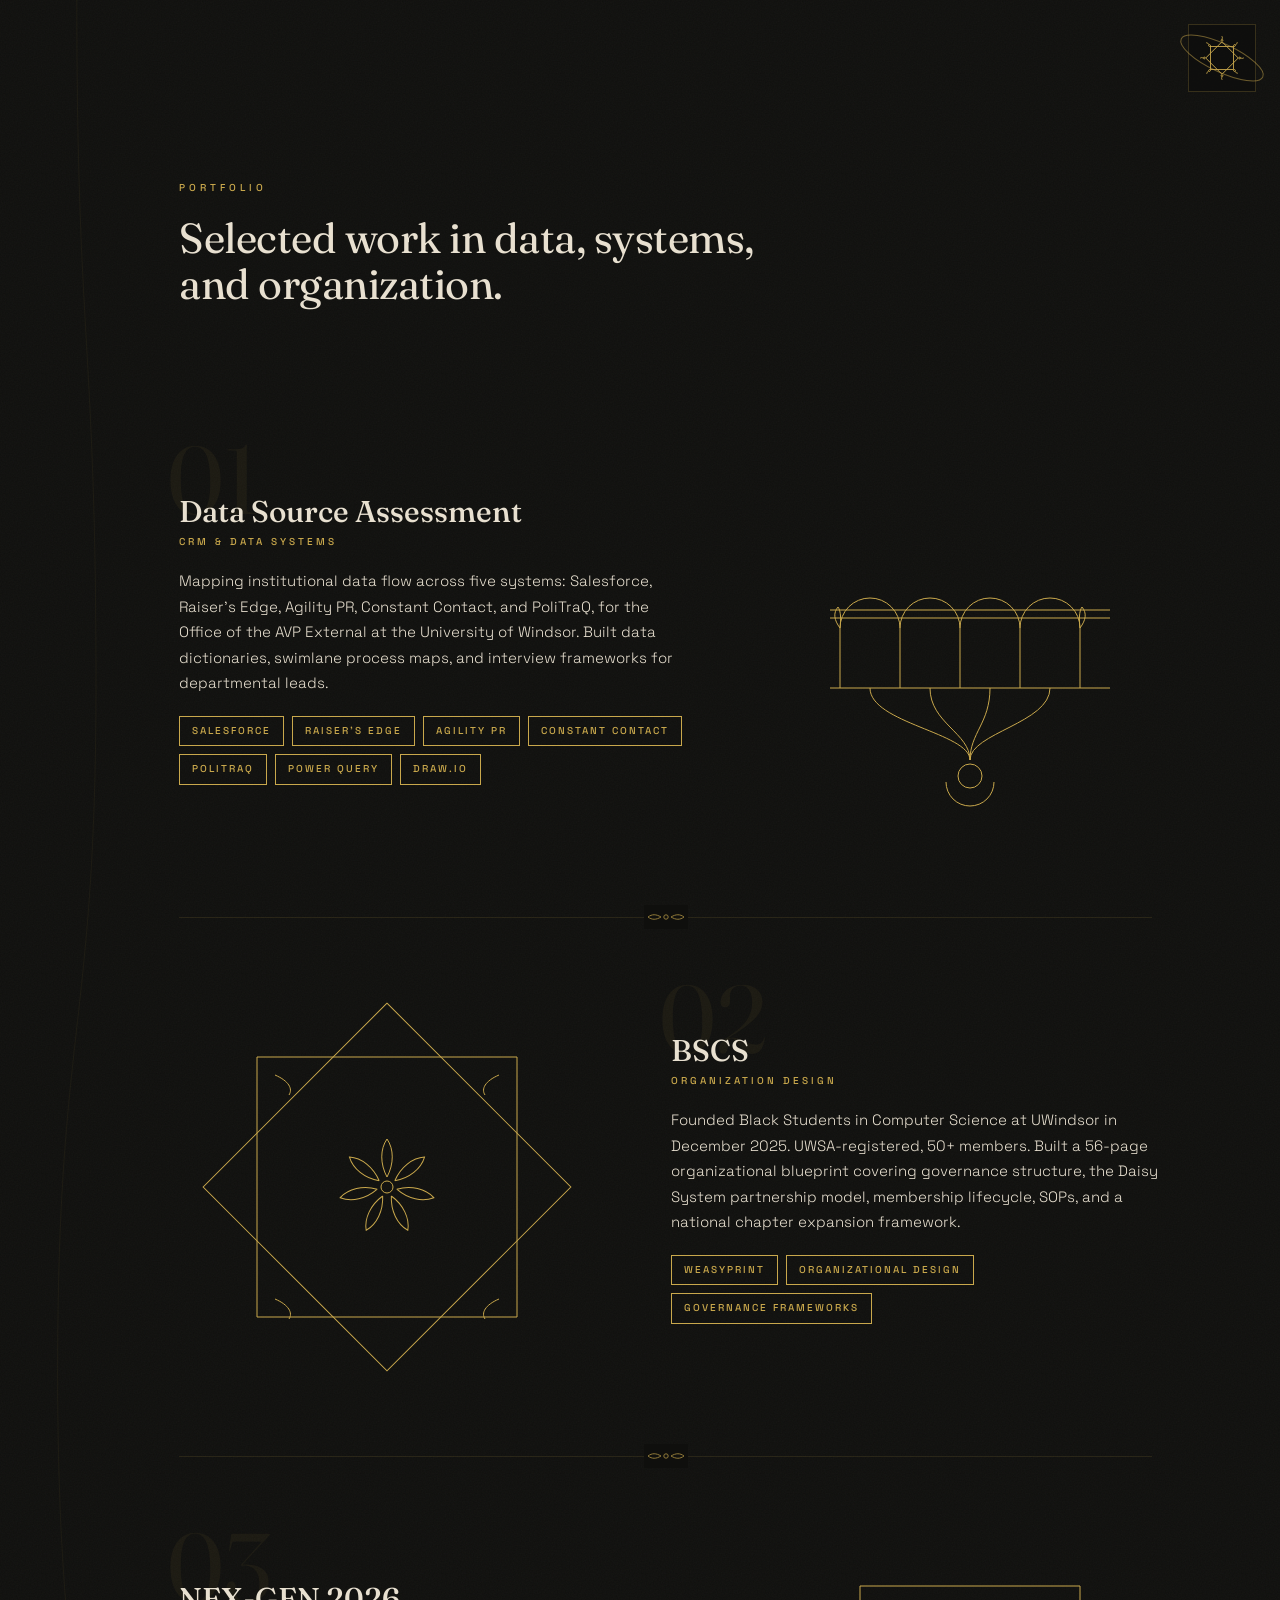
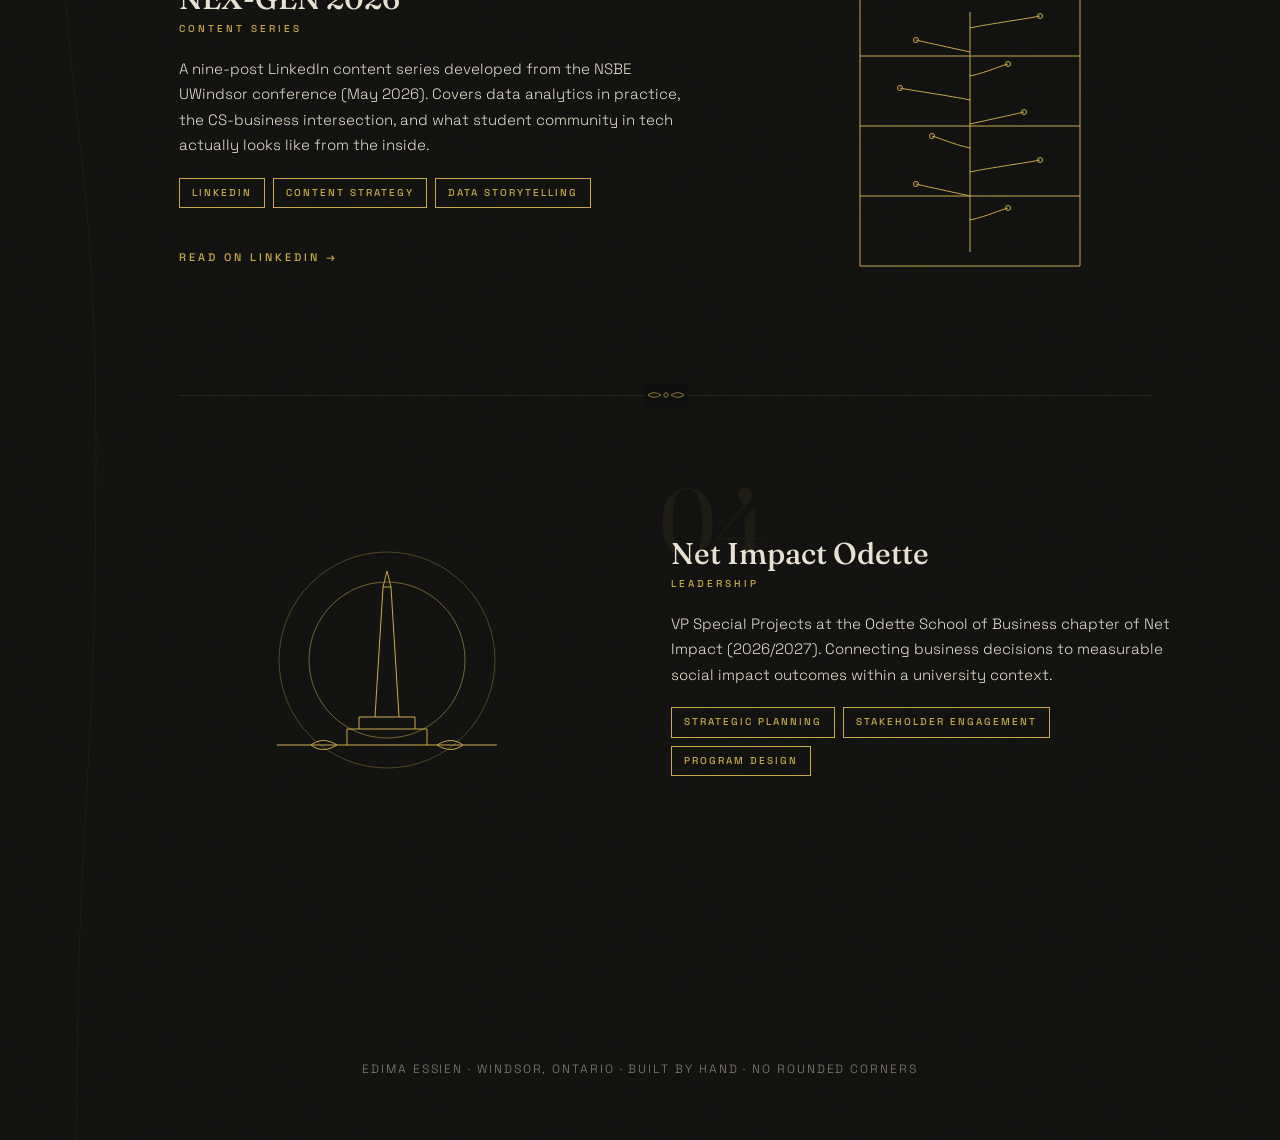
<file: portfolio.html>
<!DOCTYPE html>
<html lang="en">
<head>
  <!-- Google tag (gtag.js) -->
<script async src="https://www.googletagmanager.com/gtag/js?id=G-Z8L5N1QT7N"></script>
<script>
  window.dataLayer = window.dataLayer || [];
  function gtag(){dataLayer.push(arguments);}
  gtag('js', new Date());

  gtag('config', 'G-Z8L5N1QT7N');
</script>
<meta charset="UTF-8">
<meta name="viewport" content="width=device-width, initial-scale=1.0">
<title>Portfolio — Edima Essien</title>
<meta name="description" content="Selected work in data, systems, and organization. Edima Essien.">
<link rel="icon" type="image/svg+xml" href="data:image/svg+xml,%3Csvg xmlns='http://www.w3.org/2000/svg' viewBox='0 0 64 64'%3E%3Crect width='64' height='64' fill='%230F0F0D'/%3E%3Cg fill='none' stroke='%23C9A84C' stroke-width='2.5'%3E%3Cpath d='M10 46 A22 22 0 0 1 54 46 Z'/%3E%3Cpath d='M32 46 L32 24 M32 46 L16.4 30.4 M32 46 L47.6 30.4'/%3E%3C/g%3E%3C/svg%3E">
<meta name="theme-color" content="#0F0F0D">
<link rel="canonical" href="https://mressien7.github.io/e/portfolio.html">
<meta property="og:type" content="website">
<meta property="og:site_name" content="Edima Essien">
<meta property="og:title" content="Portfolio — Edima Essien">
<meta property="og:description" content="Selected work in data, systems, and organization. Edima Essien.">
<meta property="og:url" content="https://mressien7.github.io/e/portfolio.html">
<meta property="og:image" content="https://mressien7.github.io/e/og.png">
<meta property="og:image:width" content="1200">
<meta property="og:image:height" content="630">
<meta name="twitter:card" content="summary_large_image">
<meta name="twitter:title" content="Portfolio — Edima Essien">
<meta name="twitter:description" content="Selected work in data, systems, and organization. Edima Essien.">
<meta name="twitter:image" content="https://mressien7.github.io/e/og.png">
<link rel="preconnect" href="https://fonts.googleapis.com">
<link rel="preconnect" href="https://fonts.gstatic.com" crossorigin>
<link rel="stylesheet" href="style.css">
<link href="https://fonts.googleapis.com/css2?family=Fraunces:ital,opsz,wght@0,9..144,300;0,9..144,400;0,9..144,500;0,9..144,600;1,9..144,300;1,9..144,400;1,9..144,500&family=Space+Grotesk:wght@300;400;500;600&display=swap" rel="stylesheet">
<style>
  /* ============ PORTFOLIO PAGE ============ */

  /* header */
  header.page-head{
    padding:20vh 8vw 8vh 14vw;
  }
  .page-label{
    font-size:10px;font-weight:500;letter-spacing:4px;
    color:var(--gold);text-transform:uppercase;margin:0 0 18px;
  }
  .page-head h1{
    font-size:clamp(28px,4.5vw,42px);
    font-weight:400;
    letter-spacing:-.5px;
    margin:0;
    max-width:640px;
  }

  /* panels */
  .panel{
    display:flex;
    align-items:center;
    gap:6vw;
    padding:11vh 8vw 11vh 14vw;
    position:relative;
  }
  .panel.rev{flex-direction:row-reverse;}
  .ptext{flex:1.1;max-width:560px;position:relative;}
  .pnum{
    position:absolute;
    top:-64px;left:-12px;
    font-family:'Fraunces',serif;
    font-size:96px;
    font-weight:400;
    line-height:1;
    color:var(--gold);
    opacity:.06;
    pointer-events:none;
  }
  .ptext h2{
    font-size:clamp(24px,3vw,30px);
    font-weight:500;
    margin:0 0 6px;
    position:relative;
  }
  .pcat{
    font-size:10px;font-weight:500;letter-spacing:3px;
    color:var(--gold);text-transform:uppercase;
    margin:0 0 18px;
  }
  .ptext .desc{
    font-size:15px;line-height:1.7;color:var(--ink);margin:0;
  }
  .tags{
    display:flex;flex-wrap:wrap;gap:8px;
    margin-top:20px;padding:0;list-style:none;
  }
  .tag{
    border:1px solid var(--gold);
    color:var(--gold);
    font-size:10px;font-weight:500;letter-spacing:2px;
    text-transform:uppercase;
    padding:6px 12px;
  }
  .view{
    display:inline-block;
    margin-top:24px;
    font-size:11px;font-weight:500;letter-spacing:3px;
    color:var(--gold);
  }
  .view .arr{display:inline-block;transition:transform 200ms ease;}
  .view:hover .arr{transform:translateX(6px);}

  .pill{flex:.9;display:flex;justify-content:center;align-items:center;}
  .pill svg{width:min(340px,82%);height:auto;display:block;overflow:visible;}

  /* illustrations: gold line art that draws when the panel enters */
  .pill .dr{stroke-dasharray:100;stroke-dashoffset:100;}
  .panel.in .pill .dr{stroke-dashoffset:0;}

  /* dividers between panels: hairline rule + botanical bud */
  .divider{
    position:relative;
    height:1px;
    background:rgba(201,168,76,.12);
    margin:0 10vw 0 14vw;
  }
  .divider svg{
    position:absolute;
    left:50%;top:50%;
    transform:translate(-50%,-50%);
    display:block;
  }

  footer{
    text-align:center;
    padding:14vh 6vw 60px;
    font-size:12px;letter-spacing:.16em;
    text-transform:uppercase;color:var(--dim);
  }

  /* scroll entrance */
  html.js .rv{
    opacity:0;transform:translateY(24px);
    transition:opacity .7s ease-out,transform .7s ease-out;
  }
  html.js .in .rv{opacity:1;transform:translateY(0);}

  @media (max-width:860px){
    .panel,.panel.rev{flex-direction:column;align-items:flex-start;gap:7vh;}
    .pill{width:100%;justify-content:flex-start;}
    .pill svg{width:min(300px,76%);}
  }
  @media (max-width:767px){
    #live-spine{stroke-width:1px;}
    header.page-head{padding:16vh 6vw 6vh 18vw;}
    .panel{padding-left:18vw;padding-right:6vw;}
    .divider{margin-left:18vw;}
    .pnum{font-size:64px;top:-42px;}
  }
  @media (prefers-reduced-motion:reduce){
    html.js .rv{opacity:1;transform:none;transition:none;}
    .pill .dr{stroke-dashoffset:0 !important;transition:none !important;}
    .view .arr{transition:none;}
  }
</style>
</head>
<body>

<!-- spine: down the left edge at 6vw, draws on scroll -->
<svg id="spine" style="position:absolute;top:0;left:0;width:100%;pointer-events:none;z-index:0;overflow:visible" aria-hidden="true">
  <path id="ghost-spine" fill="none" stroke="#C9A84C" stroke-width="1" opacity="0.06" d=""/>
  <path id="live-spine" fill="none" stroke="#C9A84C" stroke-width="1.5" d=""/>
</svg>

<main id="page-content" style="position:relative;z-index:1">

  <header class="page-head in">
    <p class="page-label rv">Portfolio</p>
    <h1 class="rv">Selected work in data, systems, and organization.</h1>
  </header>

  <!-- 01 -->
  <section class="panel" id="p1">
    <div class="ptext">
      <span class="pnum" aria-hidden="true">01</span>
      <h2 class="rv">Data Source Assessment</h2>
      <p class="pcat rv">CRM &amp; Data Systems</p>
      <p class="desc rv">Mapping institutional data flow across five systems: Salesforce, Raiser's Edge, Agility PR, Constant Contact, and PoliTraQ, for the Office of the AVP External at the University of Windsor. Built data dictionaries, swimlane process maps, and interview frameworks for departmental leads.</p>
      <ul class="tags rv">
        <li class="tag">Salesforce</li><li class="tag">Raiser's Edge</li><li class="tag">Agility PR</li><li class="tag">Constant Contact</li><li class="tag">PoliTraQ</li><li class="tag">Power Query</li><li class="tag">draw.io</li>
      </ul>
    </div>
    <div class="pill" id="ill-1" aria-hidden="true"></div>
  </section>

  <div class="divider" aria-hidden="true"></div>

  <!-- 02 -->
  <section class="panel rev" id="p2">
    <div class="ptext">
      <span class="pnum" aria-hidden="true">02</span>
      <h2 class="rv">BSCS</h2>
      <p class="pcat rv">Organization Design</p>
      <p class="desc rv">Founded Black Students in Computer Science at UWindsor in December 2025. UWSA-registered, 50+ members. Built a 56-page organizational blueprint covering governance structure, the Daisy System partnership model, membership lifecycle, SOPs, and a national chapter expansion framework.</p>
      <ul class="tags rv">
        <li class="tag">WeasyPrint</li><li class="tag">Organizational Design</li><li class="tag">Governance Frameworks</li>
      </ul>
    </div>
    <div class="pill" id="ill-2" aria-hidden="true"></div>
  </section>

  <div class="divider" aria-hidden="true"></div>

  <!-- 03 -->
  <section class="panel" id="p3">
    <div class="ptext">
      <span class="pnum" aria-hidden="true">03</span>
      <h2 class="rv">NEX-GEN 2026</h2>
      <p class="pcat rv">Content Series</p>
      <p class="desc rv">A nine-post LinkedIn content series developed from the NSBE UWindsor conference (May 2026). Covers data analytics in practice, the CS-business intersection, and what student community in tech actually looks like from the inside.</p>
      <ul class="tags rv">
        <li class="tag">LinkedIn</li><li class="tag">Content Strategy</li><li class="tag">Data Storytelling</li>
      </ul>
      <a class="view rv" href="https://www.linkedin.com/in/edima-essien" target="_blank" rel="noopener">READ ON LINKEDIN <span class="arr">&#8594;</span></a>
    </div>
    <div class="pill" id="ill-3" aria-hidden="true"></div>
  </section>

  <div class="divider" aria-hidden="true"></div>

  <!-- 04 -->
  <section class="panel rev" id="p4">
    <div class="ptext">
      <span class="pnum" aria-hidden="true">04</span>
      <h2 class="rv">Net Impact Odette</h2>
      <p class="pcat rv">Leadership</p>
      <p class="desc rv">VP Special Projects at the Odette School of Business chapter of Net Impact (2026/2027). Connecting business decisions to measurable social impact outcomes within a university context.</p>
      <ul class="tags rv">
        <li class="tag">Strategic Planning</li><li class="tag">Stakeholder Engagement</li><li class="tag">Program Design</li>
      </ul>
    </div>
    <div class="pill" id="ill-4" aria-hidden="true"></div>
  </section>

</main>

<footer>Edima Essien · Windsor, Ontario · Built by hand · No rounded corners</footer>

<script>
(function(){
  document.documentElement.classList.add('js');
  var reduced = window.matchMedia('(prefers-reduced-motion: reduce)').matches;

  /* ---------- left-edge spine ---------- */
  var spine = document.getElementById('spine');
  var ghost = document.getElementById('ghost-spine');
  var live  = document.getElementById('live-spine');
  var total = 0;

  function buildSpine(){
    spine.setAttribute('height', 0);
    var h = document.documentElement.scrollHeight;
    var w = window.innerWidth;
    var x0 = w * 0.06;                 /* left edge, 6% viewport width */
    var amp = Math.max(8, w * 0.015);  /* gentle organic sway */
    var segs = Math.max(3, Math.round(h / 700));
    var d = 'M ' + x0 + ' 0';
    var prevX = x0;
    for (var i = 1; i <= segs; i++){
      var x = (i === segs) ? x0 : x0 + amp * (i % 2 === 1 ? 1 : -1);
      var y2 = h * i / segs;
      var ym = h * (i - 0.5) / segs;
      d += ' C ' + prevX + ' ' + ym + ', ' + x + ' ' + ym + ', ' + x + ' ' + y2;
      prevX = x;
    }
    ghost.setAttribute('d', d);
    live.setAttribute('d', d);
    spine.setAttribute('height', h);
    total = live.getTotalLength();
    live.style.strokeDasharray = total;
    live.style.strokeDashoffset = reduced ? 0 : total * (1 - progress());
  }

  function progress(){
    var max = document.documentElement.scrollHeight - window.innerHeight;
    if (max <= 0) return 1;
    return Math.min(1, Math.max(0, window.scrollY / max));
  }

  window.addEventListener('scroll', function(){
    if (reduced || !total) return;
    live.style.strokeDashoffset = total * (1 - progress());
  }, { passive: true });

  var rt = null;
  window.addEventListener('resize', function(){
    clearTimeout(rt); rt = setTimeout(buildSpine, 160);
  });

  /* ---------- illustrations ----------
     abstract Palladian structures with botanical detail, gold 1px line art.
     class="dr" + pathLength="100" + inline staged transitions; they draw
     when the owning panel enters. */
  function E(tag, a, delay, dur){
    var s = '<' + tag + ' class="dr" pathLength="100"';
    for (var k in a) s += ' ' + k + '="' + a[k] + '"';
    s += ' style="transition:stroke-dashoffset ' + dur + 'ms ease-out ' + delay + 'ms"';
    return s + '/>';
  }
  function wrap(inner){
    return '<svg viewBox="0 0 340 340" xmlns="http://www.w3.org/2000/svg">' +
           '<g fill="none" stroke="#C9A84C" stroke-width="1">' + inner + '</g></svg>';
  }

  /* 01 — the aqueduct: four arches, four sources flowing to one basin */
  function ill1(){
    var s = '';
    s += E('path',{d:'M 30 132 L 310 132'},0,500);
    s += E('path',{d:'M 30 140 L 310 140'},80,500);
    [40,100,160,220,280].forEach(function(x,i){
      s += E('path',{d:'M ' + x + ' 210 L ' + x + ' 150'},150 + i*60,400);
    });
    s += E('path',{d:'M 30 210 L 310 210'},250,600);
    [40,100,160,220].forEach(function(x,i){
      s += E('path',{d:'M ' + x + ' 150 A 30 30 0 0 1 ' + (x+60) + ' 150'},420 + i*120,500);
    });
    [70,130,190,250].forEach(function(x,i){
      s += E('path',{d:'M ' + x + ' 210 C ' + x + ' 245, 170 255, 170 282'},950 + i*100,500);
    });
    s += E('circle',{cx:170,cy:298,r:12},1350,400);
    s += E('path',{d:'M 146 304 A 24 24 0 0 0 194 304'},1450,400);
    /* botanical sprigs on the end piers */
    s += E('path',{d:'M 40 150 C 34 142, 33 135, 38 129 C 41 133, 41 142, 40 150'},1500,400);
    s += E('path',{d:'M 280 150 C 286 142, 287 135, 282 129 C 279 133, 279 142, 280 150'},1560,400);
    return wrap(s);
  }

  /* 02 — the parterre: formal garden plan, seven-petal daisy at center */
  function ill2(){
    var s = '';
    s += E('rect',{x:40,y:40,width:260,height:260},0,600);
    s += E('rect',{x:40,y:40,width:260,height:260,transform:'rotate(45 170 170)'},250,600);
    var petal = 'M 170 160 C 177 147, 177 132, 170 122 C 163 132, 163 147, 170 160 Z';
    for (var i = 0; i < 7; i++){
      s += E('path',{d:petal, transform:'rotate(' + (i * 360/7).toFixed(2) + ' 170 170)'},550 + i*90,450);
    }
    s += E('circle',{cx:170,cy:170,r:6},1250,350);
    [[58,58,1],[282,58,-1],[58,282,1],[282,282,-1]].forEach(function(c,i){
      s += E('path',{d:'M ' + c[0] + ' ' + c[1] + ' C ' + (c[0]+c[2]*14) + ' ' + (c[1]+6) + ', ' + (c[0]+c[2]*18) + ' ' + (c[1]+14) + ', ' + (c[0]+c[2]*14) + ' ' + (c[1]+20)},1350 + i*80,350);
    });
    return wrap(s);
  }

  /* 03 — the espalier: trained tree, nine branches on a trellis */
  function ill3(){
    var s = '';
    s += E('rect',{x:60,y:30,width:220,height:280},0,600);
    [100,170,240].forEach(function(y,i){
      s += E('path',{d:'M 60 ' + y + ' L 280 ' + y},200 + i*80,450);
    });
    s += E('path',{d:'M 170 296 L 170 56'},480,600);
    for (var i = 0; i < 9; i++){
      var y = 264 - i * 24;
      var dir = (i % 2 === 0) ? 1 : -1;
      var tip = 170 + dir * (38 + (i % 3) * 16);
      s += E('path',{d:'M 170 ' + y + ' C ' + (170 + dir*18) + ' ' + (y-4) + ', ' + (tip - dir*8) + ' ' + (y-10) + ', ' + tip + ' ' + (y-12)},820 + i*80,420);
      s += E('circle',{cx:tip,cy:y-12,r:2.5},860 + i*80,300);
    }
    return wrap(s);
  }

  /* 04 — the obelisk: marker on stepped base, impact rings radiating */
  function ill4(){
    var s = '';
    s += E('path',{d:'M 60 250 L 280 250'},0,500);
    s += E('path',{d:'M 130 250 L 130 234 L 210 234 L 210 250'},200,450);
    s += E('path',{d:'M 142 234 L 142 222 L 198 222 L 198 234'},320,450);
    s += E('path',{d:'M 158 222 L 166 92 L 174 92 L 182 222'},480,600);
    s += E('path',{d:'M 166 92 L 170 76 L 174 92'},850,350);
    s += E('circle',{cx:170,cy:165,r:78,opacity:.55},980,600);
    s += E('circle',{cx:170,cy:165,r:108,opacity:.35},1130,600);
    /* laurels flanking the base */
    s += E('path',{d:'M 120 250 C 110 244, 102 244, 94 250 C 102 256, 110 256, 120 250 Z'},1320,400);
    s += E('path',{d:'M 220 250 C 230 244, 238 244, 246 250 C 238 256, 230 256, 220 250 Z'},1400,400);
    return wrap(s);
  }

  document.getElementById('ill-1').innerHTML = ill1();
  document.getElementById('ill-2').innerHTML = ill2();
  document.getElementById('ill-3').innerHTML = ill3();
  document.getElementById('ill-4').innerHTML = ill4();

  /* dividers: hairline rule with a botanical bud centered on it */
  (function(){
    var bud =
      '<svg viewBox="-22 -12 44 24" width="44" height="24" xmlns="http://www.w3.org/2000/svg">' +
      '<rect x="-22" y="-12" width="44" height="24" fill="#0F0F0D"/>' +
      '<g fill="none" stroke="#C9A84C" stroke-width="1" opacity=".7">' +
      '<circle r="2.2"/>' +
      '<path d="M 5 0 C 10 -3, 14 -3, 18 0 C 14 3, 10 3, 5 0 Z"/>' +
      '<path d="M -5 0 C -10 -3, -14 -3, -18 0 C -14 3, -10 3, -5 0 Z"/>' +
      '</g></svg>';
    Array.prototype.forEach.call(document.querySelectorAll('.divider'), function(d){
      d.innerHTML = bud;
    });
  })();

  /* ---------- scroll entrance (panels) ---------- */
  var panels = Array.prototype.slice.call(document.querySelectorAll('.panel'));
  panels.forEach(function(p){
    Array.prototype.forEach.call(p.querySelectorAll('.rv'), function(el, i){
      el.style.transitionDelay = (i * 90) + 'ms';
    });
  });
  if (reduced || !('IntersectionObserver' in window)){
    panels.forEach(function(p){ p.classList.add('in'); });
  } else {
    var io = new IntersectionObserver(function(entries){
      entries.forEach(function(entry){
        if (entry.isIntersecting){
          entry.target.classList.add('in');
          io.unobserve(entry.target);
        }
      });
    }, { threshold: 0.08 });
    panels.forEach(function(p){ io.observe(p); });
  }

  /* ---------- init ---------- */
  function init(){ buildSpine(); }
  window.addEventListener('DOMContentLoaded', init);
  window.addEventListener('load', buildSpine);
  if (document.fonts && document.fonts.ready){
    document.fonts.ready.then(function(){ setTimeout(buildSpine, 50); });
  }
  if (document.readyState !== 'loading') init();
})();
</script>

<!-- ============================================================
     GARDEN MAP NAVIGATION : shared component
     Markup here; behavior lives in garden-map.js (one copy, site-wide).
     Requires style.css to be linked in <head>.
     ============================================================ -->
<button id="garden-trigger" aria-label="Open the garden map" aria-haspopup="dialog"></button>

<div id="garden-overlay" class="gm-overlay" role="dialog" aria-modal="true" aria-label="Garden map navigation" aria-hidden="true" inert>
  <canvas id="gm-canvas" aria-hidden="true"></canvas>
  <p class="gm-title">The Garden Map</p>
  <button id="garden-close" aria-label="Close the garden map">&times;</button>
  <svg id="garden-map" viewBox="0 0 600 800" preserveAspectRatio="xMidYMid meet" xmlns="http://www.w3.org/2000/svg"></svg>
</div>

<script src="garden-map.js"></script>
<!-- ============================================================
     END GARDEN MAP NAVIGATION
     ============================================================ -->

</body>
</html>
</file>
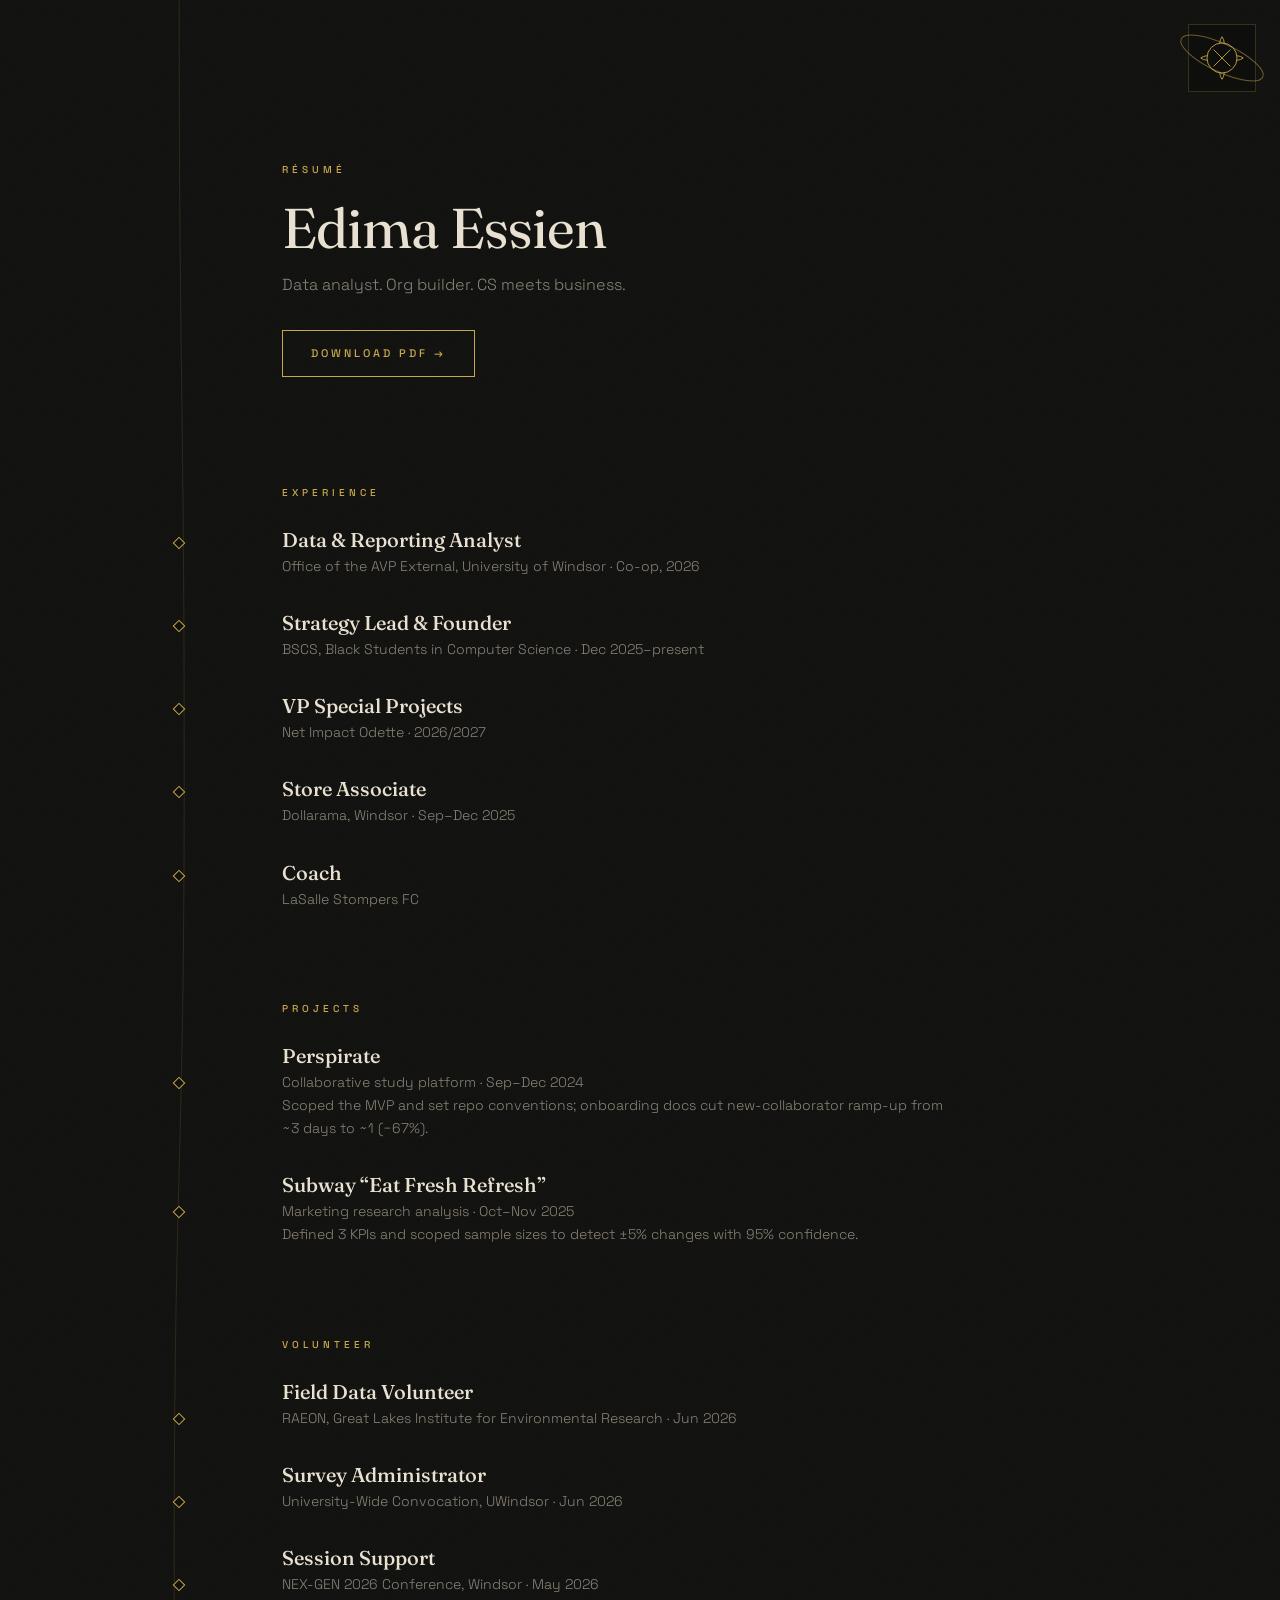
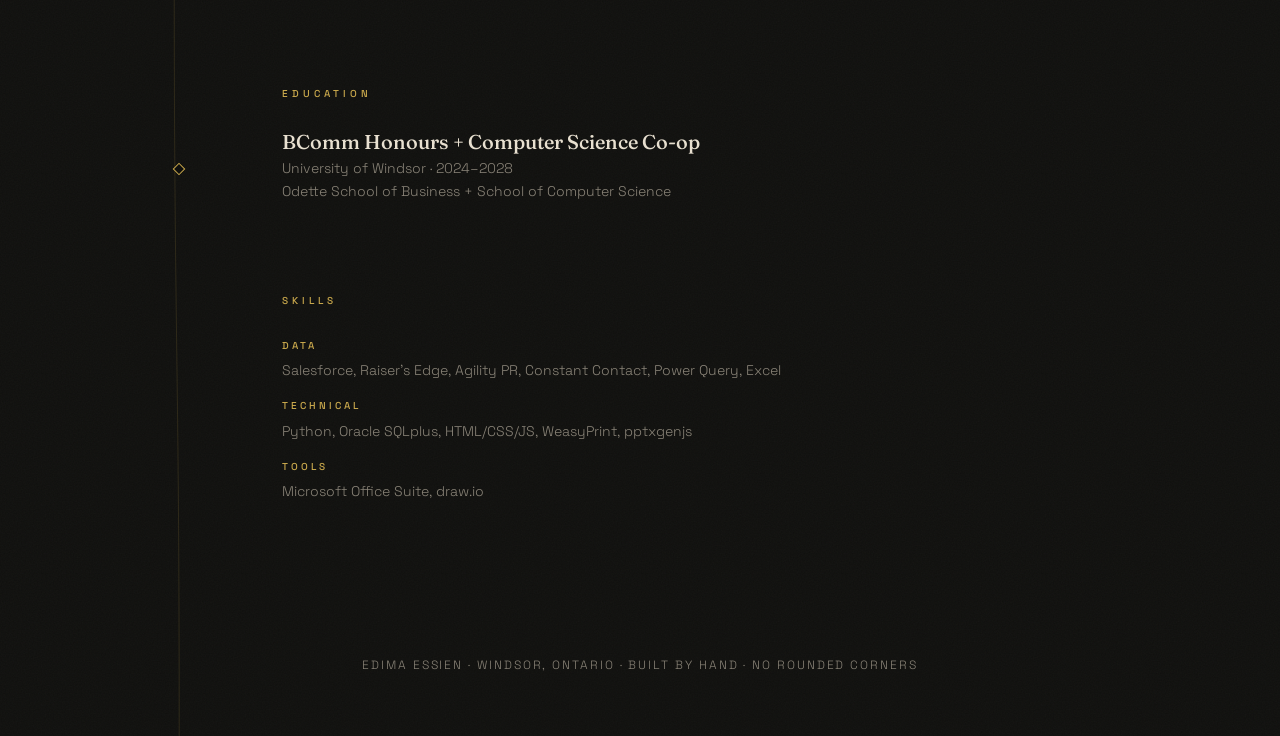
<file: resume.html>
<!DOCTYPE html>
<html lang="en">
<head>
  <!-- Google tag (gtag.js) -->
<script async src="https://www.googletagmanager.com/gtag/js?id=G-Z8L5N1QT7N"></script>
<script>
  window.dataLayer = window.dataLayer || [];
  function gtag(){dataLayer.push(arguments);}
  gtag('js', new Date());

  gtag('config', 'G-Z8L5N1QT7N');
</script>
<meta charset="UTF-8">
<meta name="viewport" content="width=device-width, initial-scale=1.0">
<title>R&eacute;sum&eacute; &mdash; Edima Essien</title>
<meta name="description" content="Edima Essien. Data analyst. Org builder. CS meets business.">
<link rel="icon" type="image/svg+xml" href="data:image/svg+xml,%3Csvg xmlns='http://www.w3.org/2000/svg' viewBox='0 0 64 64'%3E%3Crect width='64' height='64' fill='%230F0F0D'/%3E%3Cg fill='none' stroke='%23C9A84C' stroke-width='2.5'%3E%3Cpath d='M10 46 A22 22 0 0 1 54 46 Z'/%3E%3Cpath d='M32 46 L32 24 M32 46 L16.4 30.4 M32 46 L47.6 30.4'/%3E%3C/g%3E%3C/svg%3E">
<meta name="theme-color" content="#0F0F0D">
<link rel="canonical" href="https://mressien7.github.io/e/resume.html">
<meta property="og:type" content="website">
<meta property="og:site_name" content="Edima Essien">
<meta property="og:title" content="R&eacute;sum&eacute; &mdash; Edima Essien">
<meta property="og:description" content="Edima Essien. Data analyst. Org builder. CS meets business.">
<meta property="og:url" content="https://mressien7.github.io/e/resume.html">
<meta property="og:image" content="https://mressien7.github.io/e/og.png">
<meta property="og:image:width" content="1200">
<meta property="og:image:height" content="630">
<meta name="twitter:card" content="summary_large_image">
<meta name="twitter:title" content="R&eacute;sum&eacute; &mdash; Edima Essien">
<meta name="twitter:description" content="Edima Essien. Data analyst. Org builder. CS meets business.">
<meta name="twitter:image" content="https://mressien7.github.io/e/og.png">
<link rel="preconnect" href="https://fonts.googleapis.com">
<link rel="preconnect" href="https://fonts.gstatic.com" crossorigin>
<link rel="stylesheet" href="style.css">
<link href="https://fonts.googleapis.com/css2?family=Fraunces:ital,opsz,wght@0,9..144,300;0,9..144,400;0,9..144,500;0,9..144,600;1,9..144,300;1,9..144,400;1,9..144,500&family=Space+Grotesk:wght@300;400;500;600&display=swap" rel="stylesheet">
<style>
  .page-label{font-size:10px;font-weight:500;letter-spacing:4px;color:var(--gold);text-transform:uppercase;margin:0 0 18px;}
  .sec-title{font-size:10px;font-weight:500;letter-spacing:4px;color:var(--gold);text-transform:uppercase;margin:0 0 28px;}
  /* the spine for this page IS the timeline: visible track + draw */
  #ghost-spine{opacity:.15;}
  #live-spine{stroke-width:1;}

  main{padding-left:22vw;padding-right:8vw;}
  header.page-head{padding-top:18vh;padding-bottom:7vh;max-width:680px;}
  .page-head h1{font-size:clamp(38px,6vw,56px);font-weight:400;letter-spacing:-1px;margin:0 0 14px;}
  .page-head .sub{font-size:16px;color:var(--dim);margin:0 0 32px;}
  .dl{
    display:inline-block;border:1px solid var(--gold);color:var(--gold);
    background:transparent;padding:13px 28px;
    font-size:11px;font-weight:500;letter-spacing:3px;
    transition:background 160ms ease,color 160ms ease;
  }
  .dl:hover{background:var(--gold);color:var(--bg);}

  .res-sec{max-width:680px;padding:5vh 0;}
  .role{margin-bottom:34px;}
  .role:last-child{margin-bottom:0;}
  .role h2{font-size:20px;font-weight:500;margin:0 0 4px;}
  .role .det{font-size:14px;color:var(--dim);margin:0;}
  .skill-line{margin-bottom:16px;font-size:14px;color:var(--dim);}
  .skill-line:last-child{margin-bottom:0;}
  .skill-line .k{
    display:block;font-size:10px;font-weight:500;letter-spacing:3px;
    color:var(--gold);text-transform:uppercase;margin-bottom:5px;
  }
  /* timeline dot markers: hard-cornered diamonds, fill when passed */
  #dot-layer{position:absolute;top:0;left:0;width:100%;height:0;z-index:1;pointer-events:none;}
  .tl-dot{
    position:absolute;width:9px;height:9px;
    border:1px solid var(--gold);background:var(--bg);
    transform:translate(-50%,-50%) rotate(45deg);
    transition:background .4s ease;
  }
  .tl-dot.passed{background:var(--gold);}

  html.js .rv{opacity:0;transform:translateY(24px);transition:opacity .7s ease-out,transform .7s ease-out;}
  html.js .in .rv{opacity:1;transform:translateY(0);}
  @media (prefers-reduced-motion:reduce){
    html.js .rv{opacity:1;transform:none;transition:none;}
  }
  @media (max-width:767px){
    main{padding-left:20vw;padding-right:6vw;}
  }
  @media (prefers-reduced-motion:reduce){
    .tl-dot{transition:none;}
  }
</style>
</head>
<body>
<svg id="spine" style="position:absolute;top:0;left:0;width:100%;pointer-events:none;z-index:0;overflow:visible" aria-hidden="true">
  <path id="ghost-spine" fill="none" stroke="#C9A84C" stroke-width="1" opacity="0.06" d=""/>
  <path id="live-spine" fill="none" stroke="#C9A84C" stroke-width="1.5" d=""/>
</svg>
<div id="dot-layer" aria-hidden="true"></div>

<main id="page-content" style="position:relative;z-index:1">

  <header class="page-head" data-reveal>
    <p class="page-label rv">R&Eacute;SUM&Eacute;</p>
    <h1 class="rv">Edima Essien</h1>
    <p class="sub rv">Data analyst. Org builder. CS meets business.</p>
    <!-- placeholder: point at the real PDF when exported -->
    <a class="dl rv" href="resume.pdf">DOWNLOAD PDF &#8594;</a>
  </header>

  <section class="res-sec" data-reveal>
    <p class="sec-title rv">Experience</p>
    <div class="role rv" data-dot>
      <h2>Data &amp; Reporting Analyst</h2>
      <p class="det">Office of the AVP External, University of Windsor &middot; Co-op, 2026</p>
    </div>
    <div class="role rv" data-dot>
      <h2>Strategy Lead &amp; Founder</h2>
      <p class="det">BSCS, Black Students in Computer Science &middot; Dec 2025&ndash;present</p>
    </div>
    <div class="role rv" data-dot>
      <h2>VP Special Projects</h2>
      <p class="det">Net Impact Odette &middot; 2026/2027</p>
    </div>
    <div class="role rv" data-dot>
      <h2>Store Associate</h2>
      <p class="det">Dollarama, Windsor &middot; Sep&ndash;Dec 2025</p>
    </div>
    <div class="role rv" data-dot>
      <h2>Coach</h2>
      <p class="det">LaSalle Stompers FC</p>
    </div>
  </section>

  <section class="res-sec" data-reveal>
    <p class="sec-title rv">Projects</p>
    <div class="role rv" data-dot>
      <h2>Perspirate</h2>
      <p class="det">Collaborative study platform &middot; Sep&ndash;Dec 2024<br>Scoped the MVP and set repo conventions; onboarding docs cut new-collaborator ramp-up from ~3 days to ~1 (&minus;67%).</p>
    </div>
    <div class="role rv" data-dot>
      <h2>Subway &ldquo;Eat Fresh Refresh&rdquo;</h2>
      <p class="det">Marketing research analysis &middot; Oct&ndash;Nov 2025<br>Defined 3 KPIs and scoped sample sizes to detect &plusmn;5% changes with 95% confidence.</p>
    </div>
  </section>

  <section class="res-sec" data-reveal>
    <p class="sec-title rv">Volunteer</p>
    <div class="role rv" data-dot>
      <h2>Field Data Volunteer</h2>
      <p class="det">RAEON, Great Lakes Institute for Environmental Research &middot; Jun 2026</p>
    </div>
    <div class="role rv" data-dot>
      <h2>Survey Administrator</h2>
      <p class="det">University-Wide Convocation, UWindsor &middot; Jun 2026</p>
    </div>
    <div class="role rv" data-dot>
      <h2>Session Support</h2>
      <p class="det">NEX-GEN 2026 Conference, Windsor &middot; May 2026</p>
    </div>
  </section>

  <section class="res-sec" data-reveal>
    <p class="sec-title rv">Education</p>
    <div class="role rv" data-dot>
      <h2>BComm Honours + Computer Science Co-op</h2>
      <p class="det">University of Windsor &middot; 2024&ndash;2028<br>Odette School of Business + School of Computer Science</p>
    </div>
  </section>

  <section class="res-sec" data-reveal>
    <p class="sec-title rv">Skills</p>
    <p class="skill-line rv"><span class="k">Data</span>Salesforce, Raiser's Edge, Agility PR, Constant Contact, Power Query, Excel</p>
    <p class="skill-line rv"><span class="k">Technical</span>Python, Oracle SQLplus, HTML/CSS/JS, WeasyPrint, pptxgenjs</p>
    <p class="skill-line rv"><span class="k">Tools</span>Microsoft Office Suite, draw.io</p>
  </section>

</main>
<footer style="position:relative;z-index:1;text-align:center;padding:12vh 6vw 60px;font-size:12px;letter-spacing:.16em;text-transform:uppercase;color:var(--dim)">Edima Essien &middot; Windsor, Ontario &middot; Built by hand &middot; No rounded corners</footer>
<script>
(function(){
  document.documentElement.classList.add('js');
  var reduced = window.matchMedia('(prefers-reduced-motion: reduce)').matches;

  /* ---------- the timeline spine ----------
     nearly vertical, runs through the sidebar; dot markers at each role */
  var spine = document.getElementById('spine');
  var ghost = document.getElementById('ghost-spine');
  var live  = document.getElementById('live-spine');
  var dotLayer = document.getElementById('dot-layer');
  var total = 0, dots = [];

  function progress(){
    var max = document.documentElement.scrollHeight - window.innerHeight;
    if (max <= 0) return 1;
    return Math.min(1, Math.max(0, window.scrollY / max));
  }
  function buildSpine(){
    spine.setAttribute('height', 0);
    var h = document.documentElement.scrollHeight;
    var w = window.innerWidth;
    var tx = w < 768 ? w * 0.10 : w * 0.14;
    var amp = 5; /* a timeline holds its line; the sway is a whisper */
    var segs = Math.max(3, Math.round(h / 800));
    var d = 'M ' + tx + ' 0';
    var prevX = tx;
    for (var i = 1; i <= segs; i++){
      var x = (i === segs) ? tx : tx + amp * (i % 2 === 1 ? 1 : -1);
      var y2 = h * i / segs;
      var ym = h * (i - 0.5) / segs;
      d += ' C ' + prevX + ' ' + ym + ', ' + x + ' ' + ym + ', ' + x + ' ' + y2;
      prevX = x;
    }
    ghost.setAttribute('d', d);
    live.setAttribute('d', d);
    spine.setAttribute('height', h);
    total = live.getTotalLength();
    live.style.strokeDasharray = total;
    live.style.strokeDashoffset = reduced ? 0 : total * (1 - progress());
    placeDots(tx);
    updateDots();
  }
  function placeDots(tx){
    dotLayer.innerHTML = '';
    dots = [];
    Array.prototype.forEach.call(document.querySelectorAll('[data-dot]'), function(el){
      var r = el.getBoundingClientRect();
      var y = r.top + window.scrollY + 14;
      var dot = document.createElement('div');
      dot.className = 'tl-dot';
      dot.style.left = tx + 'px';
      dot.style.top = y + 'px';
      dotLayer.appendChild(dot);
      dots.push({ y: y, el: dot });
    });
  }
  function updateDots(){
    var tipLen = reduced ? total : total * progress();
    var tipY;
    try { tipY = live.getPointAtLength(tipLen).y; } catch(e){ tipY = 0; }
    dots.forEach(function(d){ d.el.classList.toggle('passed', tipY >= d.y - 4); });
  }
  window.addEventListener('scroll', function(){
    if (!total) return;
    if (!reduced) live.style.strokeDashoffset = total * (1 - progress());
    updateDots();
  }, { passive: true });
  var rt = null;
  window.addEventListener('resize', function(){ clearTimeout(rt); rt = setTimeout(buildSpine, 160); });
  window.addEventListener('load', buildSpine);
  if (document.fonts && document.fonts.ready){ document.fonts.ready.then(function(){ setTimeout(buildSpine, 50); }); }

  /* ---------- scroll entrance ---------- */
  var revealTargets = Array.prototype.slice.call(document.querySelectorAll('[data-reveal]'));
  revealTargets.forEach(function(t){
    Array.prototype.forEach.call(t.querySelectorAll('.rv'), function(el, i){
      el.style.transitionDelay = (i * 90) + 'ms';
    });
  });
  if (reduced || !('IntersectionObserver' in window)){
    revealTargets.forEach(function(t){ t.classList.add('in'); });
  } else {
    var io = new IntersectionObserver(function(entries){
      entries.forEach(function(entry){
        if (entry.isIntersecting){ entry.target.classList.add('in'); io.unobserve(entry.target); }
      });
    }, { threshold: 0.08 });
    revealTargets.forEach(function(t){ io.observe(t); });
  }

  buildSpine();
})();
</script>

<!-- ============================================================
     GARDEN MAP NAVIGATION : shared component
     Markup here; behavior lives in garden-map.js (one copy, site-wide).
     Requires style.css to be linked in <head>.
     ============================================================ -->
<button id="garden-trigger" aria-label="Open the garden map" aria-haspopup="dialog"></button>

<div id="garden-overlay" class="gm-overlay" role="dialog" aria-modal="true" aria-label="Garden map navigation" aria-hidden="true" inert>
  <canvas id="gm-canvas" aria-hidden="true"></canvas>
  <p class="gm-title">The Garden Map</p>
  <button id="garden-close" aria-label="Close the garden map">&times;</button>
  <svg id="garden-map" viewBox="0 0 600 800" preserveAspectRatio="xMidYMid meet" xmlns="http://www.w3.org/2000/svg"></svg>
</div>

<script src="garden-map.js"></script>
<!-- ============================================================
     END GARDEN MAP NAVIGATION
     ============================================================ -->

</body>
</html>
</file>
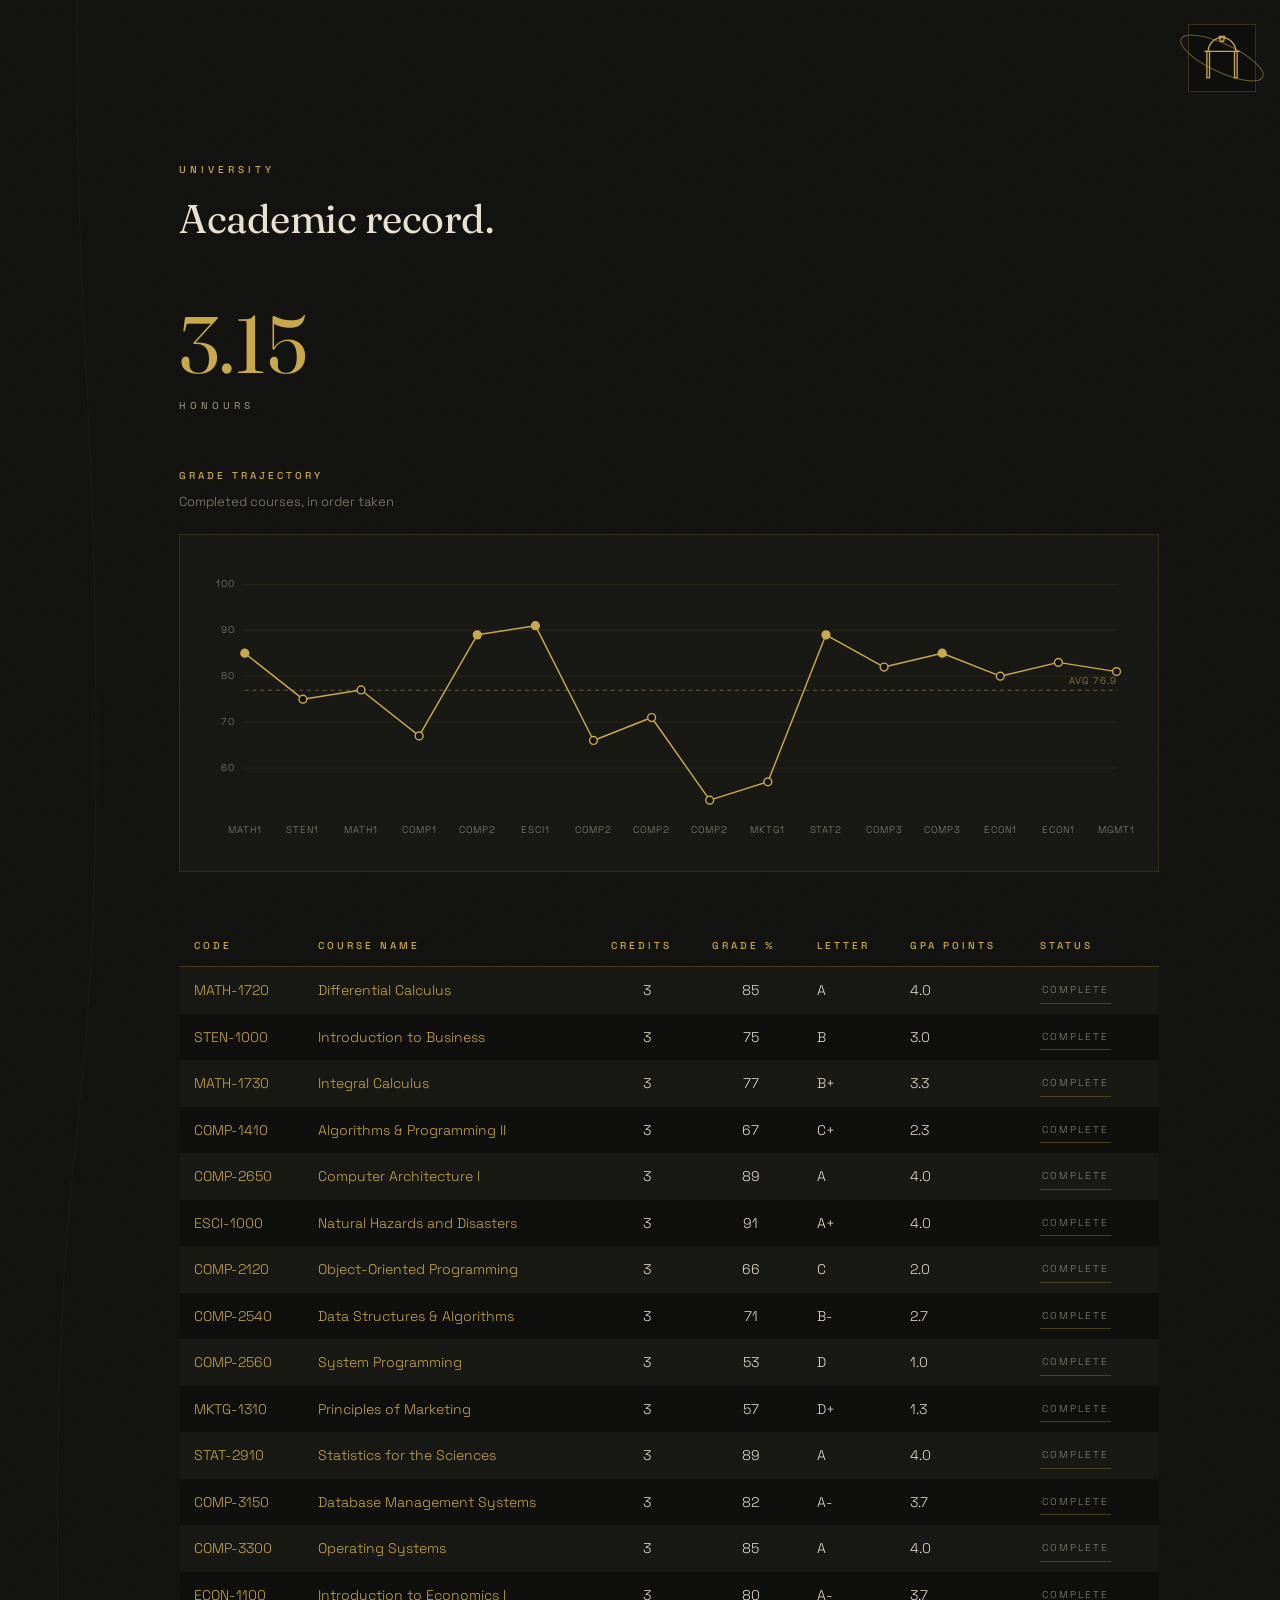
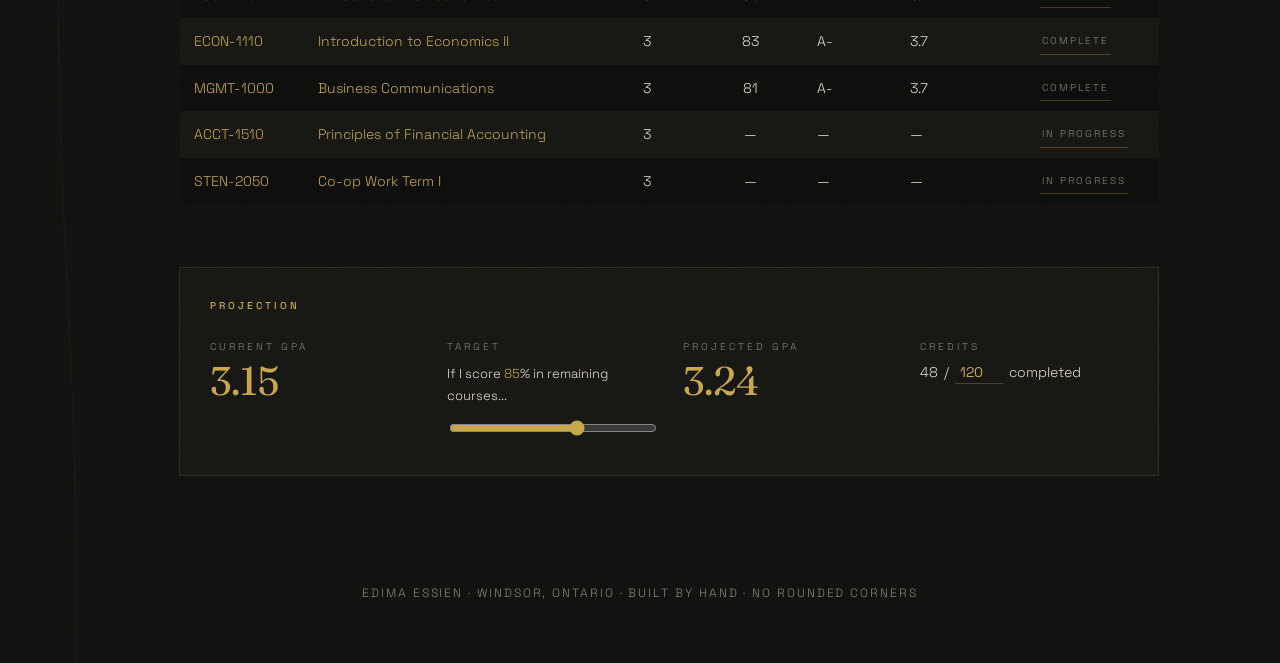
<file: university.html>
<!DOCTYPE html>
<html lang="en">
<head>
  <!-- Google tag (gtag.js) -->
<script async src="https://www.googletagmanager.com/gtag/js?id=G-Z8L5N1QT7N"></script>
<script>
  window.dataLayer = window.dataLayer || [];
  function gtag(){dataLayer.push(arguments);}
  gtag('js', new Date());

  gtag('config', 'G-Z8L5N1QT7N');
</script>
<meta charset="UTF-8">
<meta name="viewport" content="width=device-width, initial-scale=1.0">
<title>University &mdash; Edima Essien</title>
<meta name="description" content="Academic record. Edima Essien.">
<link rel="icon" type="image/svg+xml" href="data:image/svg+xml,%3Csvg xmlns='http://www.w3.org/2000/svg' viewBox='0 0 64 64'%3E%3Crect width='64' height='64' fill='%230F0F0D'/%3E%3Cg fill='none' stroke='%23C9A84C' stroke-width='2.5'%3E%3Cpath d='M10 46 A22 22 0 0 1 54 46 Z'/%3E%3Cpath d='M32 46 L32 24 M32 46 L16.4 30.4 M32 46 L47.6 30.4'/%3E%3C/g%3E%3C/svg%3E">
<meta name="theme-color" content="#0F0F0D">
<link rel="canonical" href="https://mressien7.github.io/e/university.html">
<meta property="og:type" content="website">
<meta property="og:site_name" content="Edima Essien">
<meta property="og:title" content="University &mdash; Edima Essien">
<meta property="og:description" content="Academic record. Edima Essien.">
<meta property="og:url" content="https://mressien7.github.io/e/university.html">
<meta property="og:image" content="https://mressien7.github.io/e/og.png">
<meta property="og:image:width" content="1200">
<meta property="og:image:height" content="630">
<meta name="twitter:card" content="summary_large_image">
<meta name="twitter:title" content="University &mdash; Edima Essien">
<meta name="twitter:description" content="Academic record. Edima Essien.">
<meta name="twitter:image" content="https://mressien7.github.io/e/og.png">
<link rel="preconnect" href="https://fonts.googleapis.com">
<link rel="preconnect" href="https://fonts.gstatic.com" crossorigin>
<link rel="stylesheet" href="style.css">
<link href="https://fonts.googleapis.com/css2?family=Fraunces:ital,opsz,wght@0,9..144,300;0,9..144,400;0,9..144,500;0,9..144,600;1,9..144,300;1,9..144,400;1,9..144,500&family=Space+Grotesk:wght@300;400;500;600&display=swap" rel="stylesheet">
<style>
  .page-label{font-size:10px;font-weight:500;letter-spacing:4px;color:var(--gold);text-transform:uppercase;margin:0 0 18px;}
  .sec-title{font-size:10px;font-weight:500;letter-spacing:4px;color:var(--gold);text-transform:uppercase;margin:0 0 28px;}
  main{padding:0 8vw 0 14vw;}
  header.page-head{padding-top:18vh;padding-bottom:5vh;}
  .page-head h1{font-size:clamp(30px,4.5vw,40px);font-weight:400;letter-spacing:-.5px;margin:0;}

  /* live GPA */
  .gpa-block{padding:2vh 0 6vh;}
  .gpa-num{
    font-family:'Fraunces',serif;font-weight:400;
    font-size:80px;line-height:1;color:var(--gold);margin:0;
  }
  .gpa-class{
    font-size:10px;font-weight:500;letter-spacing:4px;
    color:var(--dim);text-transform:uppercase;margin:14px 0 0;
  }

  /* grade trajectory chart */
  .chart-block{max-width:980px;margin:0 0 6vh;}
  .chart-block .ctitle{
    font-size:10px;font-weight:500;letter-spacing:3px;
    color:var(--gold);text-transform:uppercase;margin:0 0 6px;
  }
  .chart-block .csub{
    font-size:13px;color:var(--dim);margin:0 0 22px;
  }
  .chart-shell{
    background:var(--card);
    border:1px solid rgba(201,168,76,.15);
    padding:26px 22px 18px;
  }
  #trajectory{display:block;width:100%;height:auto;}
  #trajectory .grid-line{stroke:rgba(201,168,76,.10);stroke-width:1;}
  #trajectory .band{fill:rgba(201,168,76,.04);}
  #trajectory .axis-label{
    font-family:'Space Grotesk',sans-serif;font-size:10px;
    letter-spacing:1px;fill:var(--dim);
  }
  #trajectory .traj-line{
    fill:none;stroke:var(--gold);stroke-width:1.5;
    stroke-linejoin:round;stroke-linecap:round;
  }
  #trajectory .pt{fill:var(--bg);stroke:var(--gold);stroke-width:1.5;cursor:pointer;}
  #trajectory .pt:hover{fill:var(--gold);}
  #trajectory .pt-hi{fill:var(--gold);stroke:var(--gold);}
  #trajectory .avg-line{stroke:var(--gold);stroke-width:1;stroke-dasharray:4 4;opacity:.5;}
  #trajectory .avg-label{
    font-family:'Space Grotesk',sans-serif;font-size:10px;
    letter-spacing:1px;fill:var(--gold);opacity:.8;
  }
  .chart-tip{
    position:absolute;pointer-events:none;opacity:0;
    transform:translate(-50%,-120%);
    background:var(--bg);border:1px solid var(--gold);
    padding:7px 10px;z-index:5;
    transition:opacity 120ms ease;white-space:nowrap;
  }
  .chart-tip .tip-code{
    font-family:'Space Grotesk',sans-serif;font-size:10px;
    letter-spacing:2px;color:var(--gold);text-transform:uppercase;display:block;
  }
  .chart-tip .tip-name{
    font-family:'Space Grotesk',sans-serif;font-size:12px;
    color:var(--ink);display:block;margin-top:2px;
  }
  .chart-tip .tip-grade{
    font-family:'Fraunces',serif;font-size:18px;
    color:var(--gold);display:block;margin-top:4px;
  }

  /* table */
  .tablewrap{max-width:980px;overflow-x:auto;}
  table{border-collapse:collapse;width:100%;min-width:740px;}
  thead th{
    font-size:10px;font-weight:500;letter-spacing:3px;
    color:var(--gold);text-transform:uppercase;
    text-align:left;padding:12px 14px;
    border-bottom:1px solid rgba(201,168,76,.25);
    font-family:'Space Grotesk',sans-serif;
  }
  tbody tr:nth-child(odd){background:var(--card);}
  tbody tr:nth-child(even){background:var(--bg);}
  tbody td{padding:10px 14px;font-size:14px;}
  tbody td:first-child{border-left:1px solid transparent;}
  tbody tr:hover td:first-child{border-left-color:var(--gold);}
  .cell-auto{color:var(--ink);}
  td.cell-code,td.cell-name{color:var(--gold);}
  td.cell-credits,td.cell-grade{text-align:center;}
  .status-pill{
    display:inline-block;
    border-bottom:1px solid rgba(201,168,76,.3);
    color:var(--dim);font-family:'Space Grotesk',sans-serif;
    font-size:10px;letter-spacing:2px;text-transform:uppercase;
    padding:4px 2px;
  }

  /* projection panel */
  .proj{
    max-width:980px;margin-top:7vh;
    background:var(--card);
    border:1px solid rgba(201,168,76,.15);
    padding:30px;
  }
  .proj .ptitle{
    font-size:10px;font-weight:500;letter-spacing:3px;
    color:var(--gold);text-transform:uppercase;margin:0 0 24px;
  }
  .proj-grid{display:grid;grid-template-columns:repeat(auto-fit,minmax(200px,1fr));gap:28px;align-items:start;}
  .proj .big{
    font-family:'Fraunces',serif;font-weight:400;
    font-size:40px;line-height:1;color:var(--gold);margin:6px 0 0;
  }
  .proj .k{font-size:10px;letter-spacing:3px;color:var(--dim);text-transform:uppercase;display:block;}
  .proj .slider-line{font-size:13px;color:var(--ink);margin:8px 0 12px;}
  input[type=range]{
    width:100%;accent-color:var(--gold);background:transparent;
  }
  .proj .credits-line{font-size:14px;color:var(--ink);margin:6px 0 0;display:flex;align-items:baseline;gap:6px;}
  .proj .credits-line input{
    background:transparent;border:0;border-bottom:1px solid rgba(201,168,76,.3);
    color:var(--gold);font-family:'Space Grotesk',sans-serif;font-size:14px;
    width:48px;text-align:center;padding:2px;
  }
  .proj .credits-line input:focus{outline:none;border-bottom-color:var(--gold);}

  html.js .rv{opacity:0;transform:translateY(24px);transition:opacity .7s ease-out,transform .7s ease-out;}
  html.js .in .rv{opacity:1;transform:translateY(0);}
  @media (prefers-reduced-motion:reduce){
    html.js .rv{opacity:1;transform:none;transition:none;}
  }
  @media (max-width:767px){
    #live-spine{stroke-width:1px;}
    main{padding:0 6vw 0 16vw;}
    .gpa-num{font-size:56px;}
  }
</style>
</head>
<body>
<svg id="spine" style="position:absolute;top:0;left:0;width:100%;pointer-events:none;z-index:0;overflow:visible" aria-hidden="true">
  <path id="ghost-spine" fill="none" stroke="#C9A84C" stroke-width="1" opacity="0.06" d=""/>
  <path id="live-spine" fill="none" stroke="#C9A84C" stroke-width="1.5" d=""/>
</svg>
<main id="page-content" style="position:relative;z-index:1">

  <header class="page-head in" data-reveal>
    <p class="page-label rv">University</p>
    <h1 class="rv">Academic record.</h1>
  </header>

  <div class="gpa-block in" data-reveal>
    <p class="gpa-num rv" id="gpa-live">&mdash;</p>
    <p class="gpa-class rv" id="gpa-class">Grades not yet recorded</p>
  </div>

  <div class="chart-block in" data-reveal style="position:relative">
    <p class="ctitle rv">Grade trajectory</p>
    <p class="csub rv">Completed courses, in order taken</p>
    <div class="chart-shell rv">
      <svg id="trajectory" viewBox="0 0 960 300" preserveAspectRatio="xMidYMid meet" role="img" aria-label="Line chart of grades across completed courses in chronological order"></svg>
    </div>
    <div class="chart-tip" id="chart-tip" aria-hidden="true">
      <span class="tip-code"></span><span class="tip-name"></span><span class="tip-grade"></span>
    </div>
  </div>

  <div class="tablewrap" data-reveal>
    <table id="courses">
      <thead>
        <tr>
          <th>Code</th><th>Course Name</th><th>Credits</th><th>Grade %</th><th>Letter</th><th>GPA Points</th><th>Status</th>
        </tr>
      </thead>
      <tbody id="course-body"></tbody>
    </table>
  </div>

  <div class="proj" data-reveal>
    <p class="ptitle rv">Projection</p>
    <div class="proj-grid">
      <div class="rv">
        <span class="k">Current GPA</span>
        <p class="big" id="proj-current">&mdash;</p>
      </div>
      <div class="rv">
        <span class="k">Target</span>
        <p class="slider-line">If I score <span id="target-pct" style="color:var(--gold)">85</span>% in remaining courses...</p>
        <input type="range" id="target-slider" min="60" max="100" value="85" aria-label="Target percentage for remaining courses">
      </div>
      <div class="rv">
        <span class="k">Projected GPA</span>
        <p class="big" id="proj-out">&mdash;</p>
      </div>
      <div class="rv">
        <span class="k">Credits</span>
        <p class="credits-line"><span id="credits-done">0</span> / <input type="number" id="credits-total" value="120" aria-label="Total program credits"> completed</p>
      </div>
    </div>
  </div>

</main>
<footer style="position:relative;z-index:1;text-align:center;padding:12vh 6vw 60px;font-size:12px;letter-spacing:.16em;text-transform:uppercase;color:var(--dim)">Edima Essien &middot; Windsor, Ontario &middot; Built by hand &middot; No rounded corners</footer>
<script>
(function(){
  document.documentElement.classList.add('js');
  var reduced = window.matchMedia('(prefers-reduced-motion: reduce)').matches;

  /* ---------- left-edge spine ---------- */
  var spine = document.getElementById('spine');
  var ghost = document.getElementById('ghost-spine');
  var live  = document.getElementById('live-spine');
  var total = 0;
  function progress(){
    var max = document.documentElement.scrollHeight - window.innerHeight;
    if (max <= 0) return 1;
    return Math.min(1, Math.max(0, window.scrollY / max));
  }
  function buildSpine(){
    spine.setAttribute('height', 0);
    var h = document.documentElement.scrollHeight;
    var w = window.innerWidth;
    var x0 = w * 0.06;
    var amp = Math.max(8, w * 0.015);
    var segs = Math.max(3, Math.round(h / 700));
    var d = 'M ' + x0 + ' 0';
    var prevX = x0;
    for (var i = 1; i <= segs; i++){
      var x = (i === segs) ? x0 : x0 + amp * (i % 2 === 1 ? 1 : -1);
      var y2 = h * i / segs;
      var ym = h * (i - 0.5) / segs;
      d += ' C ' + prevX + ' ' + ym + ', ' + x + ' ' + ym + ', ' + x + ' ' + y2;
      prevX = x;
    }
    ghost.setAttribute('d', d);
    live.setAttribute('d', d);
    spine.setAttribute('height', h);
    total = live.getTotalLength();
    live.style.strokeDasharray = total;
    live.style.strokeDashoffset = reduced ? 0 : total * (1 - progress());
  }
  window.addEventListener('scroll', function(){
    if (reduced || !total) return;
    live.style.strokeDashoffset = total * (1 - progress());
  }, { passive: true });
  var rt = null;
  window.addEventListener('resize', function(){ clearTimeout(rt); rt = setTimeout(buildSpine, 160); });
  window.addEventListener('load', buildSpine);
  if (document.fonts && document.fonts.ready){ document.fonts.ready.then(function(){ setTimeout(buildSpine, 50); }); }

  /* ---------- scroll entrance ---------- */
  var revealTargets = Array.prototype.slice.call(document.querySelectorAll('[data-reveal]'));
  revealTargets.forEach(function(t){
    Array.prototype.forEach.call(t.querySelectorAll('.rv'), function(el, i){
      el.style.transitionDelay = (i * 90) + 'ms';
    });
  });
  if (reduced || !('IntersectionObserver' in window)){
    revealTargets.forEach(function(t){ t.classList.add('in'); });
  } else {
    var io = new IntersectionObserver(function(entries){
      entries.forEach(function(entry){
        if (entry.isIntersecting){ entry.target.classList.add('in'); io.unobserve(entry.target); }
      });
    }, { threshold: 0.08 });
    revealTargets.forEach(function(t){ io.observe(t); });
  }


  /* ---------- grade scale (standard Canadian) ---------- */
  function scale(pct){
    if (pct >= 90) return { letter:'A+', pts:4.0 };
    if (pct >= 85) return { letter:'A',  pts:4.0 };
    if (pct >= 80) return { letter:'A-', pts:3.7 };
    if (pct >= 77) return { letter:'B+', pts:3.3 };
    if (pct >= 73) return { letter:'B',  pts:3.0 };
    if (pct >= 70) return { letter:'B-', pts:2.7 };
    if (pct >= 67) return { letter:'C+', pts:2.3 };
    if (pct >= 63) return { letter:'C',  pts:2.0 };
    if (pct >= 60) return { letter:'C-', pts:1.7 };
    if (pct >= 57) return { letter:'D+', pts:1.3 };
    if (pct >= 53) return { letter:'D',  pts:1.0 };
    return { letter:'F', pts:0.0 };
  }
  // Adjust classification thresholds to UWindsor's actual cutoffs if needed
  function classification(gpa){
    if (gpa >= 3.7) return "DEAN'S LIST";
    if (gpa >= 3.0) return 'HONOURS';
    if (gpa > 0) return 'PASS';
    return '&mdash;';
  }

  /* ---------- course rows ----------
     This table is read-only on the live site. To update it, edit the
     array below directly (grade is a number 0-100, or null if not
     yet entered/graded). Letter grade, GPA points, your overall GPA,
     and the projection panel all recalculate automatically from this
     array on page load. */
  var seed = [
    { code:'MATH-1720', name:'Differential Calculus',            credits:3, grade:85,   status:'COMPLETE' },
    { code:'STEN-1000', name:'Introduction to Business',         credits:3, grade:75,   status:'COMPLETE' },
    { code:'MATH-1730', name:'Integral Calculus',                credits:3, grade:77,   status:'COMPLETE' },
    { code:'COMP-1410', name:'Algorithms & Programming II',      credits:3, grade:67,   status:'COMPLETE' },
    { code:'COMP-2650', name:'Computer Architecture I',          credits:3, grade:89,   status:'COMPLETE' },
    { code:'ESCI-1000', name:'Natural Hazards and Disasters',    credits:3, grade:91,   status:'COMPLETE' },
    { code:'COMP-2120', name:'Object-Oriented Programming',      credits:3, grade:66,   status:'COMPLETE' },
    { code:'COMP-2540', name:'Data Structures & Algorithms',     credits:3, grade:71,   status:'COMPLETE' },
    { code:'COMP-2560', name:'System Programming',               credits:3, grade:53,   status:'COMPLETE' },
    { code:'MKTG-1310', name:'Principles of Marketing',          credits:3, grade:57,   status:'COMPLETE' },
    { code:'STAT-2910', name:'Statistics for the Sciences',      credits:3, grade:89,   status:'COMPLETE' },
    { code:'COMP-3150', name:'Database Management Systems',      credits:3, grade:82,   status:'COMPLETE' },
    { code:'COMP-3300', name:'Operating Systems',                credits:3, grade:85,   status:'COMPLETE' },
    { code:'ECON-1100', name:'Introduction to Economics I',      credits:3, grade:80,   status:'COMPLETE' },
    { code:'ECON-1110', name:'Introduction to Economics II',     credits:3, grade:83,   status:'COMPLETE' },
    { code:'MGMT-1000', name:'Business Communications',          credits:3, grade:81,   status:'COMPLETE' },
    { code:'ACCT-1510', name:'Principles of Financial Accounting', credits:3, grade:null, status:'IN PROGRESS' },
    { code:'STEN-2050', name:'Co-op Work Term I',                credits:3, grade:null, status:'IN PROGRESS' }
  ];
  var body = document.getElementById('course-body');

  function rowHTML(c){
    var sc = (c.grade != null) ? scale(c.grade) : null;
    return '<td class="cell-code">' + (c.code || '\u2014') + '</td>' +
      '<td class="cell-name">' + (c.name || '\u2014') + '</td>' +
      '<td class="cell-credits">' + c.credits + '</td>' +
      '<td class="cell-grade">' + (c.grade != null ? c.grade : '\u2014') + '</td>' +
      '<td class="cell-auto">' + (sc ? sc.letter : '\u2014') + '</td>' +
      '<td class="cell-auto">' + (sc ? sc.pts.toFixed(1) : '\u2014') + '</td>' +
      '<td class="cell-status"><span class="status-pill">' + c.status + '</span></td>';
  }
  function addRow(c){
    var tr = document.createElement('tr');
    tr.innerHTML = rowHTML(c);
    body.appendChild(tr);
  }
  seed.forEach(addRow);

  /* ---------- grade trajectory chart ----------
     Drawn from the same seed array. Plots every COMPLETE course with a
     numeric grade, in array order (chronological). Redraws automatically
     whenever you edit the seed grades. No data is duplicated here. */
  (function drawTrajectory(){
    var svg = document.getElementById('trajectory');
    var tip = document.getElementById('chart-tip');
    var tipCode = tip.querySelector('.tip-code');
    var tipName = tip.querySelector('.tip-name');
    var tipGrade = tip.querySelector('.tip-grade');
    if (!svg) return;

    var pts = seed.filter(function(c){ return c.grade != null && c.status === 'COMPLETE'; });
    if (pts.length < 2) return;

    var W = 960, H = 300;
    var padL = 44, padR = 20, padT = 24, padB = 40;
    var plotW = W - padL - padR, plotH = H - padT - padB;
    var yMin = 50, yMax = 100;
    function xAt(i){ return padL + (pts.length === 1 ? plotW/2 : plotW * i / (pts.length - 1)); }
    function yAt(g){ return padT + plotH * (1 - (Math.max(yMin, Math.min(yMax, g)) - yMin) / (yMax - yMin)); }

    var NS = 'http://www.w3.org/2000/svg';
    function el(tag, attrs){
      var n = document.createElementNS(NS, tag);
      for (var k in attrs) n.setAttribute(k, attrs[k]);
      return n;
    }

    var frag = document.createDocumentFragment();

    /* horizontal gridlines + y labels at 60/70/80/90/100 */
    [60,70,80,90,100].forEach(function(g){
      var y = yAt(g);
      frag.appendChild(el('line', { x1:padL, y1:y, x2:W-padR, y2:y, 'class':'grid-line' }));
      frag.appendChild(el('text', { x:padL-10, y:y+3, 'text-anchor':'end', 'class':'axis-label' })).textContent = g;
    });

    /* average reference line */
    var avg = pts.reduce(function(s,c){ return s + c.grade; }, 0) / pts.length;
    var ay = yAt(avg);
    frag.appendChild(el('line', { x1:padL, y1:ay, x2:W-padR, y2:ay, 'class':'avg-line' }));
    var avgLab = el('text', { x:W-padR, y:ay-6, 'text-anchor':'end', 'class':'avg-label' });
    avgLab.textContent = 'AVG ' + avg.toFixed(1);
    frag.appendChild(avgLab);

    /* the line path */
    var d = '';
    pts.forEach(function(c, i){ d += (i === 0 ? 'M ' : ' L ') + xAt(i).toFixed(1) + ' ' + yAt(c.grade).toFixed(1); });
    var line = el('path', { d:d, 'class':'traj-line', pathLength:'100' });
    frag.appendChild(line);

    /* x-axis course-code labels (rotated-free: just the code, abbreviated) */
    pts.forEach(function(c, i){
      var t = el('text', { x:xAt(i), y:H-padB+20, 'text-anchor':'middle', 'class':'axis-label' });
      t.textContent = c.code.split('-')[0] + c.code.split('-')[1].slice(0,1);
      frag.appendChild(t);
    });

    /* data points */
    pts.forEach(function(c, i){
      var cx = xAt(i), cy = yAt(c.grade);
      var pt = el('circle', { cx:cx, cy:cy, r:4, 'class':'pt' + (c.grade >= 85 ? ' pt-hi' : '') });
      pt.addEventListener('mouseenter', function(){
        tipCode.textContent = c.code;
        tipName.textContent = c.name;
        tipGrade.textContent = c.grade + '%';
        var shell = svg.getBoundingClientRect();
        var block = tip.offsetParent.getBoundingClientRect();
        tip.style.left = (shell.left - block.left + (cx / W) * shell.width) + 'px';
        tip.style.top = (shell.top - block.top + (cy / H) * shell.height) + 'px';
        tip.style.opacity = '1';
      });
      pt.addEventListener('mouseleave', function(){ tip.style.opacity = '0'; });
      frag.appendChild(pt);
    });

    svg.appendChild(frag);

    /* draw-in animation on reveal */
    if (!reduced){
      var len = line.getTotalLength ? line.getTotalLength() : 0;
      if (len){
        line.style.strokeDasharray = len;
        line.style.strokeDashoffset = len;
        var io = new IntersectionObserver(function(entries){
          entries.forEach(function(e){
            if (e.isIntersecting){
              line.style.transition = 'stroke-dashoffset 1.4s ease-out';
              line.style.strokeDashoffset = '0';
              io.unobserve(e.target);
            }
          });
        }, { threshold:0.2 });
        io.observe(svg);
      }
    }
  })();

  /* ---------- live recalculation ---------- */
  var gpaLive = document.getElementById('gpa-live');
  var gpaClass = document.getElementById('gpa-class');
  var projCurrent = document.getElementById('proj-current');
  var projOut = document.getElementById('proj-out');
  var targetSlider = document.getElementById('target-slider');
  var targetPct = document.getElementById('target-pct');
  var creditsDone = document.getElementById('credits-done');

  function recalc(){
    var donePts = 0, doneCr = 0, remCr = 0;
    seed.forEach(function(c){
      var credits = c.credits || 0;
      if (c.grade != null && c.status === 'COMPLETE'){
        var sc = scale(c.grade);
        donePts += sc.pts * credits;
        doneCr += credits;
      }
      if (c.status !== 'COMPLETE') remCr += credits;
    });

    var current = doneCr > 0 ? donePts / doneCr : 0;
    gpaLive.textContent = doneCr > 0 ? current.toFixed(2) : '\u2014';
    gpaClass.innerHTML = doneCr > 0 ? classification(current) : 'Grades not yet recorded';
    projCurrent.textContent = doneCr > 0 ? current.toFixed(2) : '\u2014';

    var t = parseFloat(targetSlider.value);
    targetPct.textContent = t;
    var tp = scale(t).pts;
    var projDen = doneCr + remCr;
    projOut.textContent = projDen > 0 ? ((donePts + tp * remCr) / projDen).toFixed(2) : '\u2014';

    creditsDone.textContent = doneCr;
  }

  targetSlider.addEventListener('input', recalc);
  document.getElementById('credits-total').addEventListener('input', recalc);
  recalc();

  buildSpine();
})();
</script>

<!-- ============================================================
     GARDEN MAP NAVIGATION : shared component
     Markup here; behavior lives in garden-map.js (one copy, site-wide).
     Requires style.css to be linked in <head>.
     ============================================================ -->
<button id="garden-trigger" aria-label="Open the garden map" aria-haspopup="dialog"></button>

<div id="garden-overlay" class="gm-overlay" role="dialog" aria-modal="true" aria-label="Garden map navigation" aria-hidden="true" inert>
  <canvas id="gm-canvas" aria-hidden="true"></canvas>
  <p class="gm-title">The Garden Map</p>
  <button id="garden-close" aria-label="Close the garden map">&times;</button>
  <svg id="garden-map" viewBox="0 0 600 800" preserveAspectRatio="xMidYMid meet" xmlns="http://www.w3.org/2000/svg"></svg>
</div>

<script src="garden-map.js"></script>
<!-- ============================================================
     END GARDEN MAP NAVIGATION
     ============================================================ -->

</body>
</html>
</file>
<file: style.css>
/* ============================================================
   EDIMA ESSIEN — SHARED LAYER
   Kent system: feral and refined. #0F0F0D / #C9A84C.
   Linked by every page. Page-specific CSS stays in each page.
   ============================================================ */

:root{
  --bg:#0F0F0D;
  --gold:#C9A84C;
  --ink:#E8E0D0;
  --dim:#8A8478; /* meets WCAG AA on the #0F0F0D ground */
  --card:#181814;
  --card-hover:#1E1E18;
  --hairline:rgba(201,168,76,.22);
  --grain:url("data:image/svg+xml,%3Csvg xmlns='http://www.w3.org/2000/svg' width='200' height='200'%3E%3Cfilter id='n'%3E%3CfeTurbulence type='fractalNoise' baseFrequency='0.75' numOctaves='4' stitchTiles='stitch'/%3E%3C/filter%3E%3Crect width='200' height='200' filter='url(%23n)' opacity='0.035'/%3E%3C/svg%3E");
}

*,*::before,*::after{box-sizing:border-box;border-radius:0 !important;}
html{scroll-behavior:smooth;}

body{
  margin:0;
  background-color:var(--bg);
  background-image:var(--grain);
  background-repeat:repeat;
  background-size:200px 200px;
  color:var(--ink);
  font-family:'Space Grotesk',sans-serif;
  font-weight:300;
  font-size:16px;
  line-height:1.65;
  overflow-x:hidden;
}

h1,h2,h3{
  font-family:'Fraunces',serif;
  font-optical-sizing:auto;
  font-weight:400;
  line-height:1.1;
}

::selection{background:var(--gold);color:var(--bg);}
a{color:var(--gold);text-decoration:none;}
:focus-visible{outline:1px solid var(--gold);outline-offset:4px;}

.label{
  font-size:11px;font-weight:500;letter-spacing:4px;
  color:var(--gold);text-transform:uppercase;
}

/* ---------- ornament draw system (shared) ----------
   any stroked SVG element with class="dr" and pathLength="100"
   participates in stroke-dashoffset reveals. state rules are scoped
   per context below and in page CSS. */
.ornament .dr, .o-inflow .dr{
  stroke-dasharray:100;
  stroke-dashoffset:100;
}
.ornament.active .dr, .o-inflow.active .dr{
  stroke-dashoffset:0;
}

/* ============================================================
   NAVIGATION: THE GARDEN MAP (cosmic)
   Deep space behind, ribbon of starlight between six star systems.
   ============================================================ */

/* 68x68 floating trigger, fixed top-right: ringed star system */
#garden-trigger{
  position:fixed;
  top:24px;right:24px;
  width:68px;height:68px;
  padding:10px;
  background:rgba(15,15,13,.85);
  border:1px solid var(--hairline);
  cursor:pointer;
  z-index:90;
  overflow:visible;
  transition:border-color 160ms ease,background 160ms ease;
}
#garden-trigger:hover{border-color:var(--gold);background:var(--card);}
#garden-trigger svg{width:100%;height:100%;display:block;overflow:visible;}

/* halo layer: orbital ring + supernova pulses, larger than the button */
.gm-trig-halo{
  position:absolute;
  top:50%;left:50%;
  width:144px;height:144px;
  transform:translate(-50%,-50%);
  pointer-events:none;
}
.gm-ring{
  stroke:var(--gold);stroke-width:1;fill:none;
  opacity:.5;
  transition:opacity .2s ease;
}
#garden-trigger:hover .gm-ring{opacity:1;}
/* base spin: 8s per revolution. hover adds a second rotation so the
   combined rate is one revolution per 1.5s, with no angle jump. */
.gm-ring-spin,.gm-ring-spin2{transform-box:view-box;transform-origin:50% 50%;}
.gm-ring-spin{animation:gmRingSpin 8s linear infinite;}
.gm-ring-spin2{animation:gmRingSpin 1.846s linear infinite;animation-play-state:paused;}
#garden-trigger:hover .gm-ring-spin2{animation-play-state:running;}
@keyframes gmRingSpin{from{transform:rotate(0deg);}to{transform:rotate(360deg);}}

.gm-pulse-layer circle{
  fill:none;stroke:var(--gold);stroke-width:1;
  opacity:0;
  transform-box:fill-box;transform-origin:center;
}
@keyframes gmTrigPulse{
  0%{transform:scale(.486);opacity:.6;}  /* r 34 of 70 */
  100%{transform:scale(1);opacity:0;}    /* r 70 */
}

.gm-trig-orn{display:block;width:100%;height:100%;transition:transform 200ms ease;}
#garden-trigger:hover .gm-trig-orn{transform:scale(1.15);}

/* full-screen overlay */
.gm-overlay{
  position:fixed;inset:0;
  z-index:100;
  background-color:#0F0F0D;
  opacity:0;
  pointer-events:none;
  transition:opacity 400ms ease; /* sequence step 1: background fade */
  display:flex;
  align-items:center;
  justify-content:center;
}
.gm-overlay.open{opacity:1;pointer-events:auto;}

/* deep space: canvas behind the SVG (nebula, star field, shooting stars) */
#gm-canvas{
  position:absolute;inset:0;
  width:100%;height:100%;
  display:block;
}

.gm-title{
  position:absolute;z-index:3;
  top:32px;left:32px;margin:0;
  font-size:11px;font-weight:500;letter-spacing:4px;
  text-transform:uppercase;color:var(--gold);
}
#garden-close{
  position:absolute;z-index:3;
  top:18px;right:24px;
  width:48px;height:48px;
  background:transparent;border:0;
  color:var(--gold);
  font-family:'Space Grotesk',sans-serif;
  font-size:30px;font-weight:300;line-height:1;
  cursor:pointer;
  transition:transform 200ms ease;
}
#garden-close:hover{transform:rotate(90deg);}

/* the map: slow celestial rotation, contents counter-rotate to stay upright */
#garden-map{
  position:relative;z-index:2;
  width:min(92vw,640px);
  height:min(88vh,820px);
  display:block;
  overflow:visible;
  pointer-events:none; /* only nodes are interactive; empty space closes */
}
.gm-overlay.open #garden-map{animation:gmSpin 60s linear infinite;}
.gm-upright{transform-box:fill-box;transform-origin:center;}
.gm-overlay.open .gm-upright{animation:gmCounterSpin 60s linear infinite;}
@keyframes gmSpin{from{transform:rotate(0deg);}to{transform:rotate(360deg);}}
@keyframes gmCounterSpin{from{transform:rotate(0deg);}to{transform:rotate(-360deg);}}

/* the spiral path: three layered strokes, all fill="none", stroke only */
.gm-glow{stroke:#C9A84C;stroke-width:8;opacity:.08;fill:none;}
.gm-coreglow{stroke:#E8B84B;stroke-width:3;opacity:.3;fill:none;}
.gm-thread{
  stroke:#C9A84C;stroke-width:1.5;fill:none;
  stroke-dasharray:12 8;
  opacity:0;
}
.gm-overlay.open .gm-thread{
  opacity:.9;
  transition:opacity .4s ease 1.3s; /* appears once the draw-in completes */
  animation:gmFlow 1.2s linear infinite; /* energy along the spiral */
}
@keyframes gmFlow{from{stroke-dashoffset:0;}to{stroke-dashoffset:-20;}}

/* nodes: star systems */
.gm-node{cursor:pointer;pointer-events:auto;}
.gm-node .dr{stroke-dasharray:100;stroke-dashoffset:100;}
.gm-overlay.open .gm-node .dr{
  stroke-dashoffset:0;
  transition:stroke-dashoffset .5s ease-out var(--dd,900ms); /* sequence step 5 */
}
.gm-node:hover .dr,
.gm-node:focus-visible .dr{stroke-dashoffset:0;transition-delay:0ms;}

.gm-ornwrap{
  opacity:.8;
  transform-box:fill-box;transform-origin:center;
  transition:opacity .3s ease,transform .3s ease;
}
.gm-node:hover .gm-ornwrap,
.gm-node:focus-visible .gm-ornwrap{opacity:1;transform:scale(1.1);}
.gm-node.current .gm-ornwrap{opacity:1;}

.gm-base{fill:#0F0F0D;stroke:var(--gold);stroke-width:1;}
.gm-node.current .gm-base{fill:var(--gold);}

.gm-label{
  font-family:'Space Grotesk',sans-serif;
  font-size:10px;font-weight:500;
  letter-spacing:3px;
  fill:var(--ink);
  text-anchor:middle;
  opacity:0;
  transform:translateY(8px);
  transform-box:fill-box;
  transition:fill .25s ease,letter-spacing .25s ease;
}
.gm-overlay.open .gm-label{
  opacity:.75; /* fully visible at rest, never below 0.6 */
  transform:translateY(0);
  transition:opacity .2s ease var(--ld,1200ms),transform .2s ease var(--ld,1200ms),
             fill .25s ease,letter-spacing .25s ease; /* sequence step 6 */
}
.gm-node.current .gm-label{fill:var(--gold);}
.gm-overlay.open .gm-node:hover .gm-label,
.gm-overlay.open .gm-node:focus-visible .gm-label{
  opacity:1;fill:var(--gold);
  letter-spacing:5px; /* +2px on hover */
  transition-delay:0ms;
}
.gm-node:focus-visible{outline:none;}

/* supernova bursts */
.gm-burst circle{transform-box:fill-box;transform-origin:center;fill:none;}
@keyframes gmNova{
  0%{transform:scale(0);opacity:.8;}
  100%{transform:scale(1);opacity:0;}
}

/* ---------- reduced motion ---------- */
@media (prefers-reduced-motion:reduce){
  html{scroll-behavior:auto;}
  .gm-overlay{transition:none;}
  .gm-overlay.open #garden-map,
  .gm-overlay.open .gm-upright,
  .gm-overlay.open .gm-thread{animation:none;}
  .gm-node .dr{stroke-dashoffset:0;transition:none;}
  .gm-thread{opacity:.9;}
  .gm-label,.gm-overlay.open .gm-label{opacity:.75;transform:none;transition:none;}
  .gm-ornwrap,.gm-node:hover .gm-ornwrap{transition:none;transform:none;}
  .gm-ring-spin,.gm-ring-spin2{animation:none;}
  .gm-trig-orn,#garden-trigger:hover .gm-trig-orn{transition:none;transform:none;}
  #garden-close:hover{transform:none;}
  .ornament .dr,.o-inflow .dr{stroke-dashoffset:0 !important;transition:none !important;}
}
</file>
